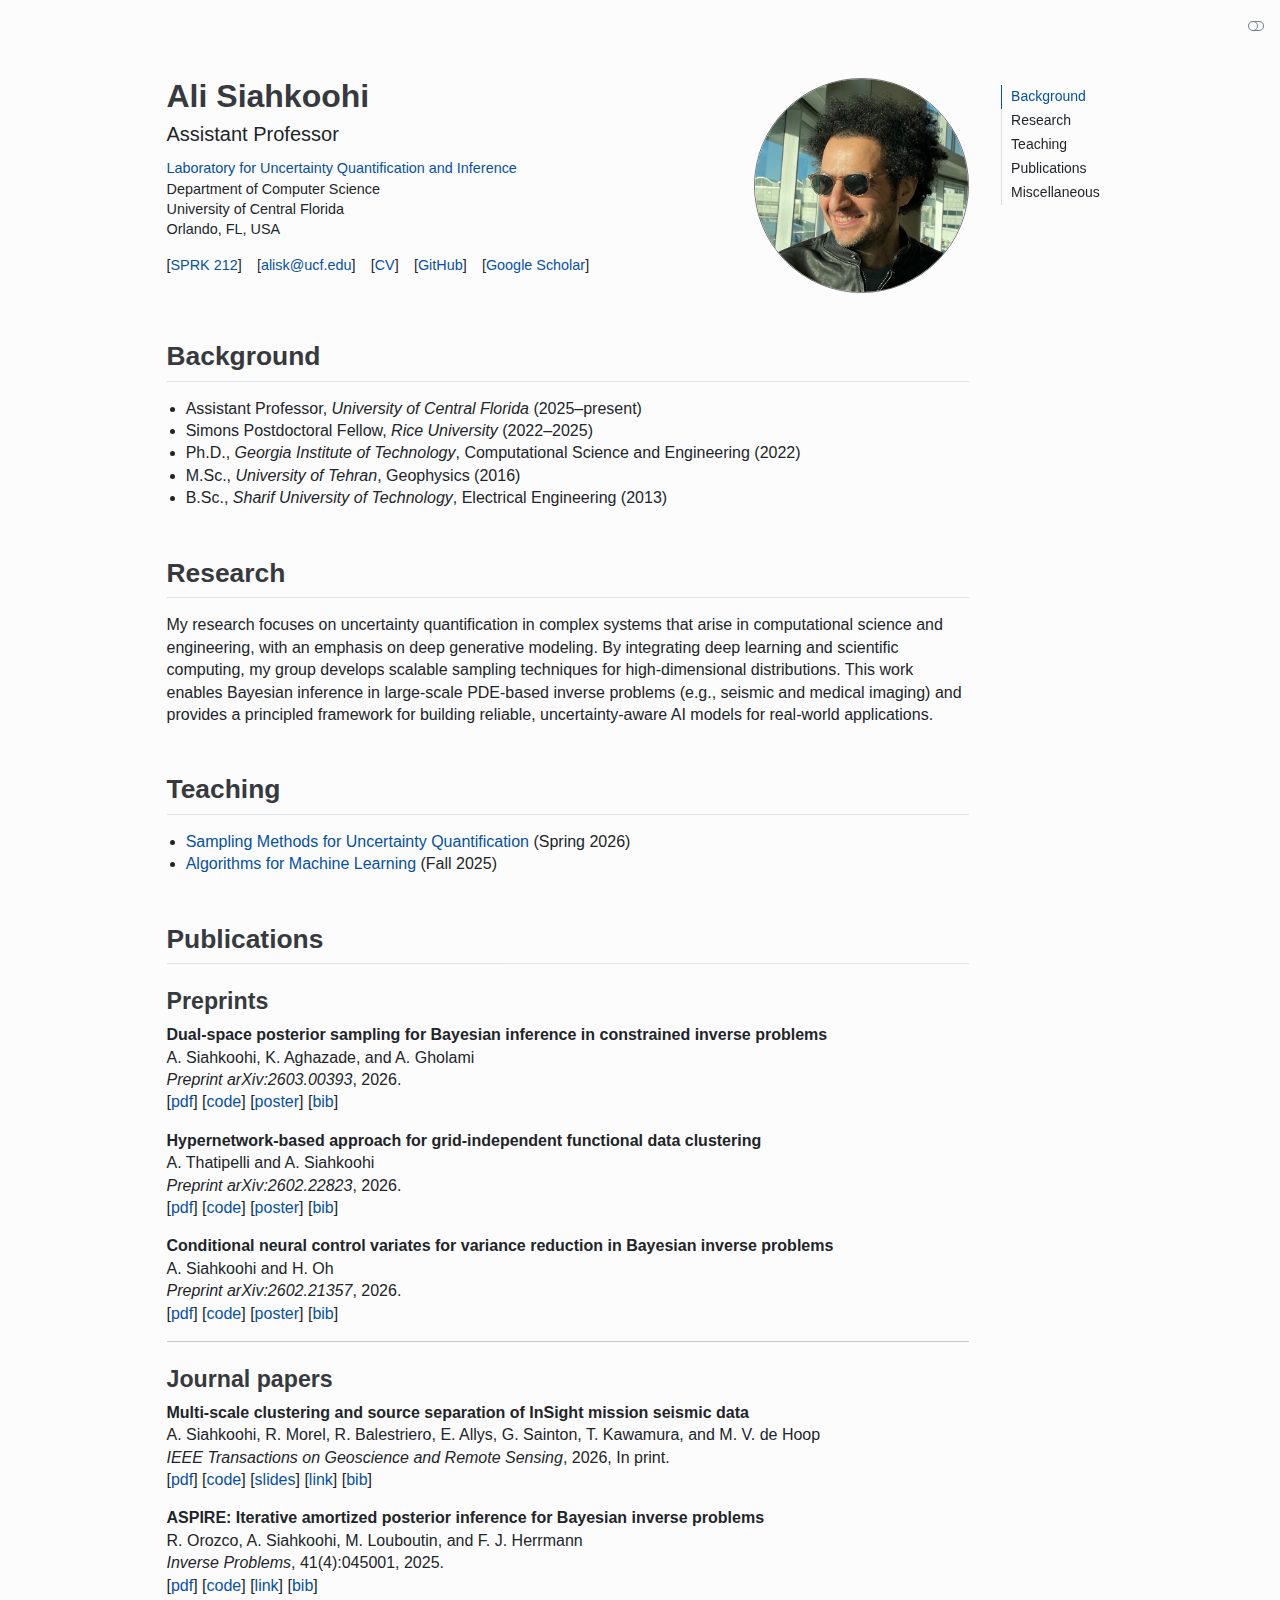
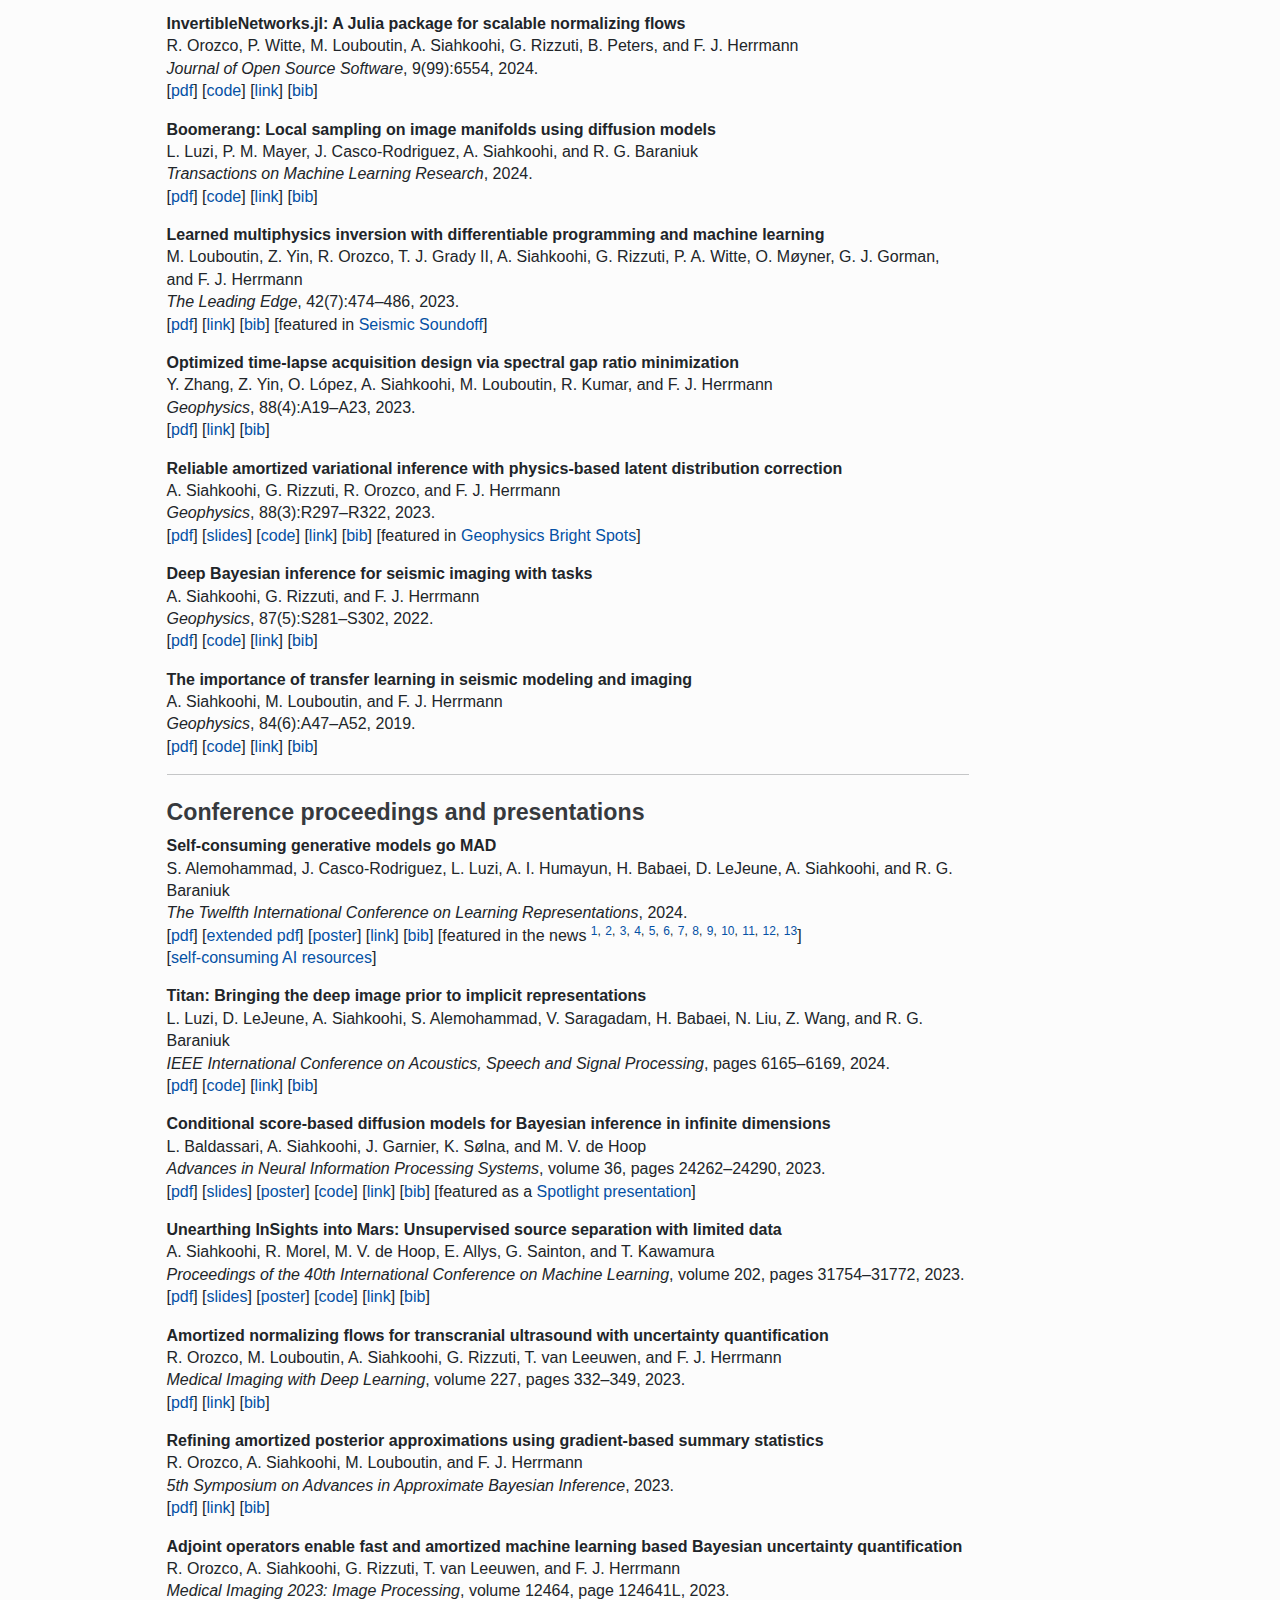
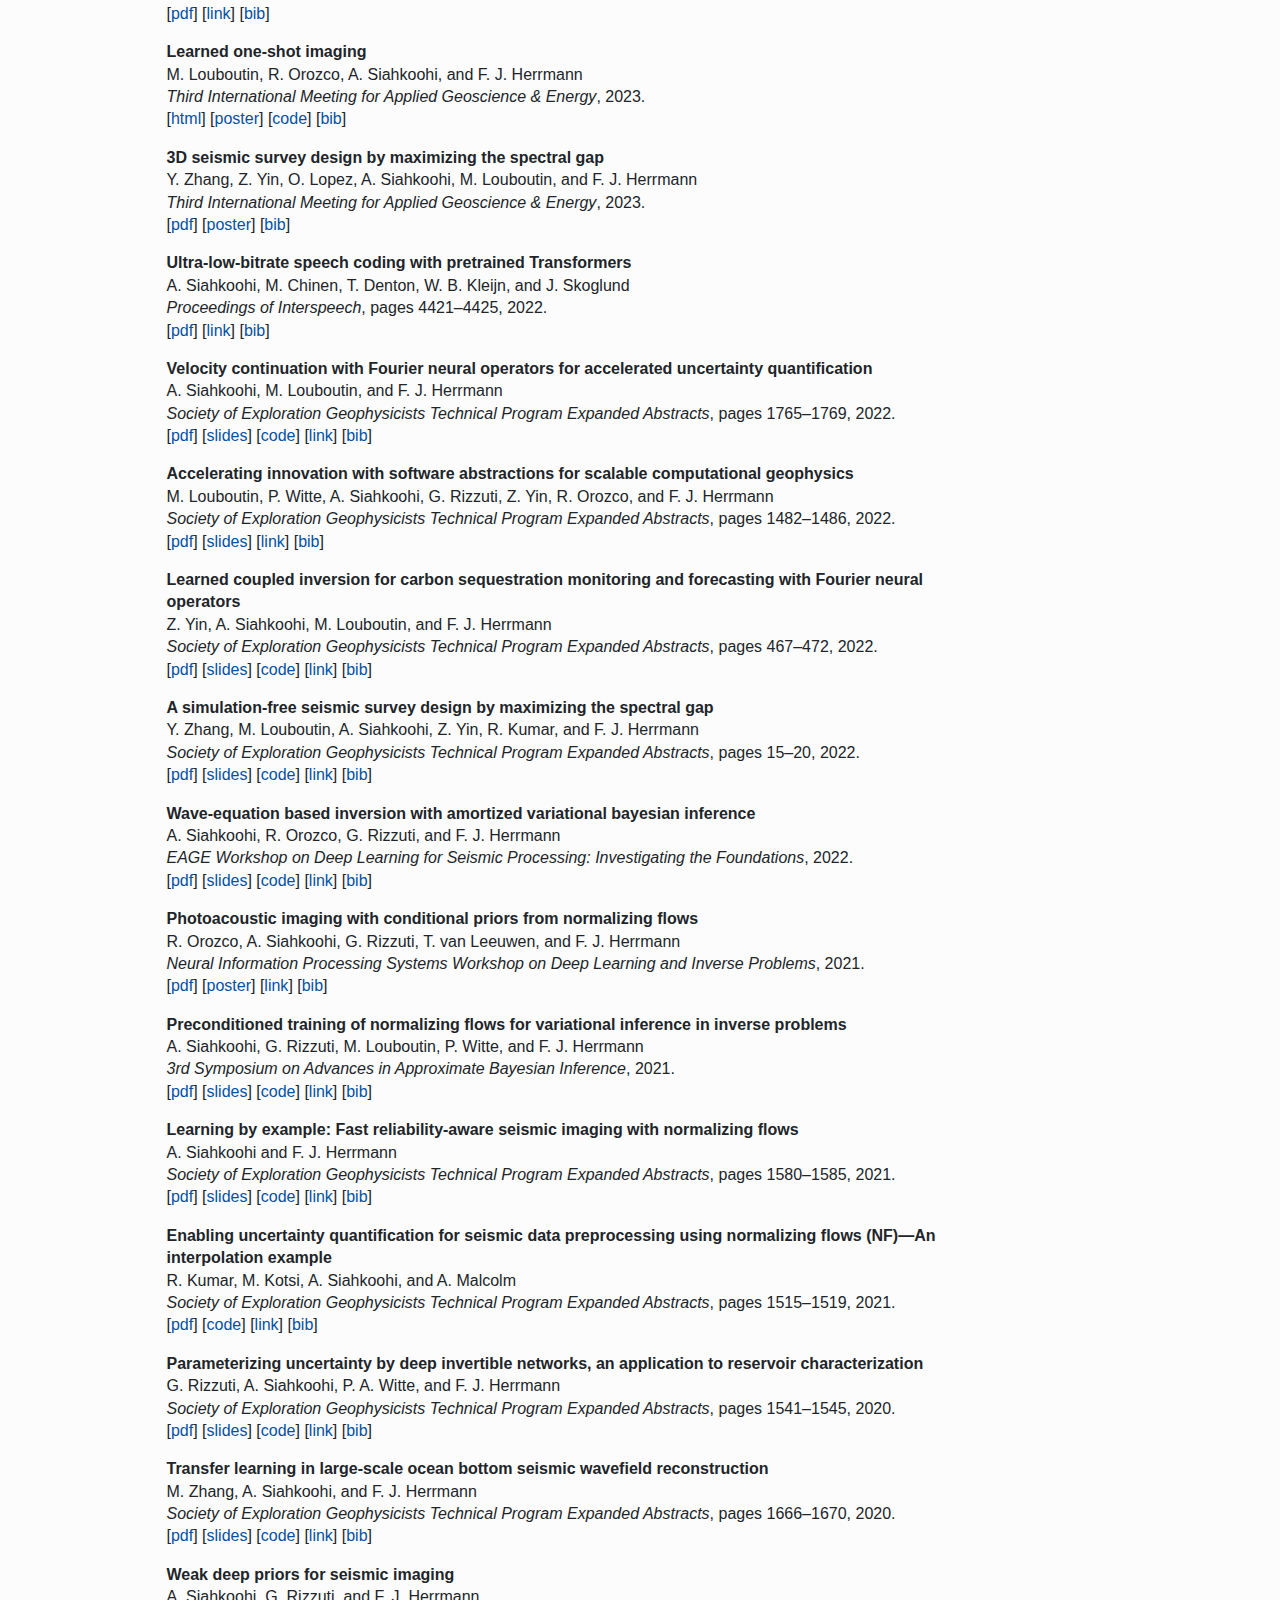
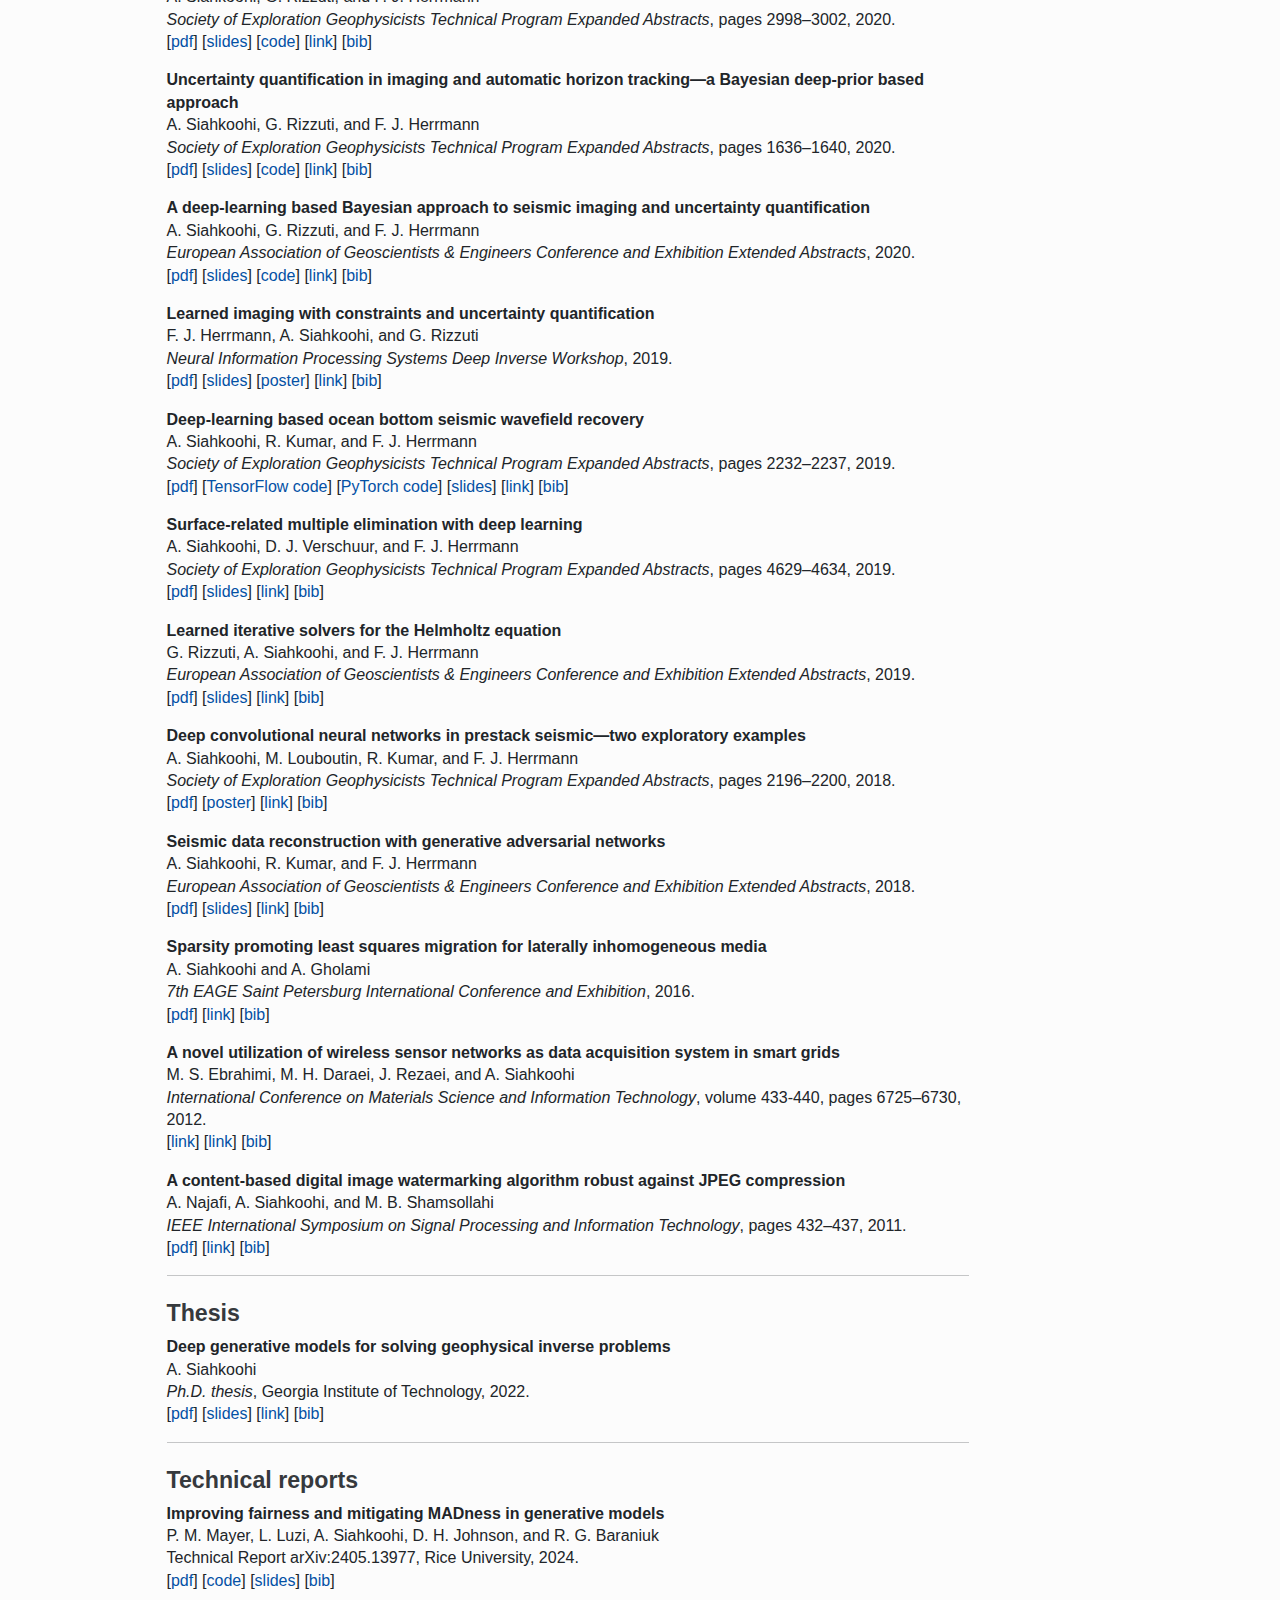
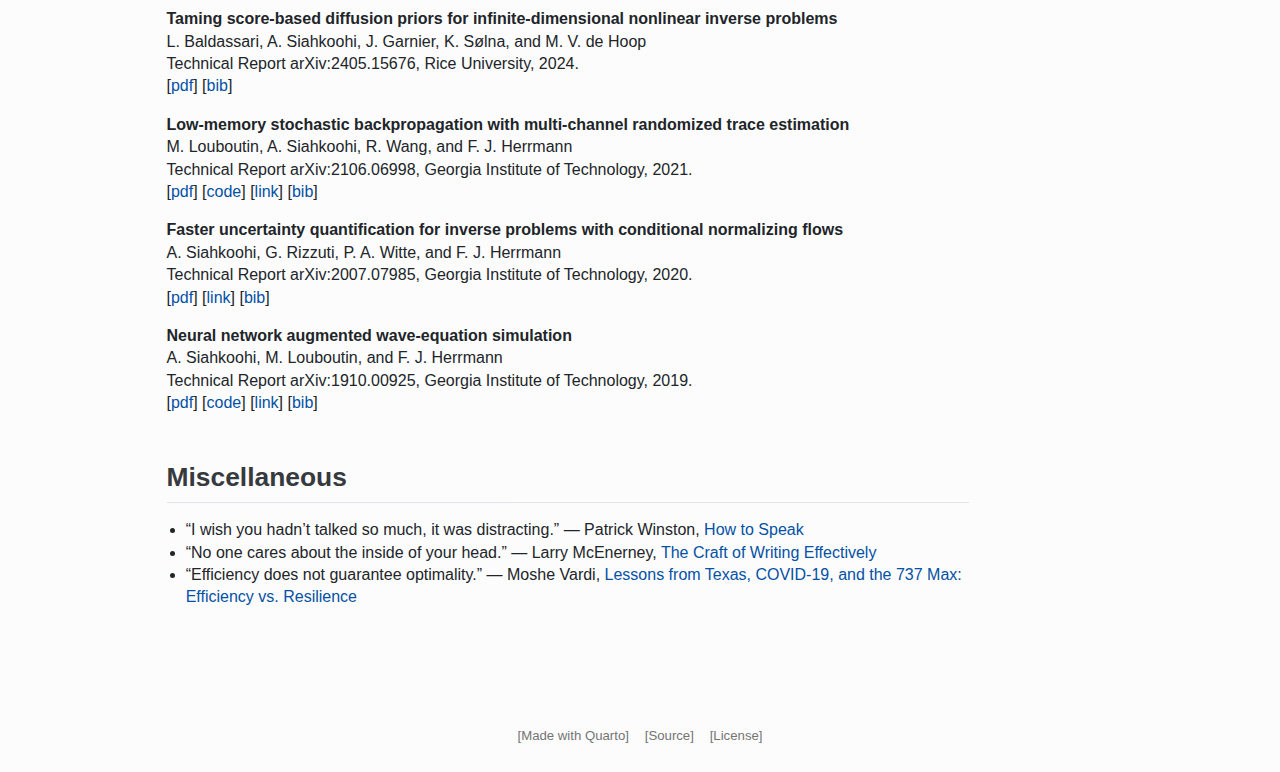
<file: index.html>
<!DOCTYPE html>
<html xmlns="http://www.w3.org/1999/xhtml" lang="en" xml:lang="en"><head>

<meta charset="utf-8">
<meta name="generator" content="quarto-1.3.450">

<meta name="viewport" content="width=device-width, initial-scale=1.0, user-scalable=yes">

<meta name="description" content="Laboratory for Uncertainty Quantification and Inference  Department of Computer Science  University of Central Florida  Orlando, FL, USA[SPRK 212]   [alisk@ucf.edu]   [CV]   [GitHub]   [Google Scholar]">

<title>Ali Siahkoohi</title>
<style>
code{white-space: pre-wrap;}
span.smallcaps{font-variant: small-caps;}
div.columns{display: flex; gap: min(4vw, 1.5em);}
div.column{flex: auto; overflow-x: auto;}
div.hanging-indent{margin-left: 1.5em; text-indent: -1.5em;}
ul.task-list{list-style: none;}
ul.task-list li input[type="checkbox"] {
  width: 0.8em;
  margin: 0 0.8em 0.2em -1em; /* quarto-specific, see https://github.com/quarto-dev/quarto-cli/issues/4556 */ 
  vertical-align: middle;
}
</style>


<script src="site_libs/quarto-nav/quarto-nav.js"></script>
<script src="site_libs/quarto-nav/headroom.min.js"></script>
<script src="site_libs/quarto-html/quarto.js"></script>
<script src="site_libs/quarto-html/popper.min.js"></script>
<link href="site_libs/quarto-html/quarto-syntax-highlighting.css" rel="stylesheet" class="quarto-color-scheme" id="quarto-text-highlighting-styles">
<link href="site_libs/quarto-html/quarto-syntax-highlighting-dark.css" rel="prefetch" class="quarto-color-scheme quarto-color-alternate" id="quarto-text-highlighting-styles">
<script src="site_libs/bootstrap/bootstrap.min.js"></script>
<link href="site_libs/bootstrap/bootstrap-icons.css" rel="stylesheet">
<link href="site_libs/bootstrap/bootstrap.min.css" rel="stylesheet" class="quarto-color-scheme" id="quarto-bootstrap" data-mode="light">
<link href="site_libs/bootstrap/bootstrap-dark.min.css" rel="prefetch" class="quarto-color-scheme quarto-color-alternate" id="quarto-bootstrap" data-mode="dark">
<script id="quarto-search-options" type="application/json">{
  "language": {
    "search-no-results-text": "No results",
    "search-matching-documents-text": "matching documents",
    "search-copy-link-title": "Copy link to search",
    "search-hide-matches-text": "Hide additional matches",
    "search-more-match-text": "more match in this document",
    "search-more-matches-text": "more matches in this document",
    "search-clear-button-title": "Clear",
    "search-detached-cancel-button-title": "Cancel",
    "search-submit-button-title": "Submit",
    "search-label": "Search"
  }
}</script>
<script async="" src="https://www.googletagmanager.com/gtag/js?id=G-VCVVD4KWRF"></script>

<script type="text/javascript">

window.dataLayer = window.dataLayer || [];
function gtag(){dataLayer.push(arguments);}
gtag('js', new Date());
gtag('config', 'G-VCVVD4KWRF', { 'anonymize_ip': true});
</script>


<link rel="stylesheet" href="styles.css">
</head>

<body>

<div id="quarto-search-results"></div>
<!-- content -->
<div id="quarto-content" class="quarto-container page-columns page-rows-contents page-layout-article">
<!-- sidebar -->
<!-- margin-sidebar -->
    <div id="quarto-margin-sidebar" class="sidebar margin-sidebar">
        <nav id="TOC" role="doc-toc" class="toc-active">
    <h2 id="toc-title"><br><br><br></h2>
   
  <ul>
  <li><a href="#background" id="toc-background" class="nav-link active" data-scroll-target="#background">Background</a></li>
  <li><a href="#research" id="toc-research" class="nav-link" data-scroll-target="#research">Research</a></li>
  <li><a href="#teaching" id="toc-teaching" class="nav-link" data-scroll-target="#teaching">Teaching</a></li>
  <li><a href="#publications" id="toc-publications" class="nav-link" data-scroll-target="#publications">Publications</a>
  <ul class="collapse">
  <li><a href="#preprints" id="toc-preprints" class="nav-link" data-scroll-target="#preprints">Preprints</a></li>
  <li><a href="#journal-papers" id="toc-journal-papers" class="nav-link" data-scroll-target="#journal-papers">Journal papers</a></li>
  <li><a href="#conference-proceedings-and-presentations" id="toc-conference-proceedings-and-presentations" class="nav-link" data-scroll-target="#conference-proceedings-and-presentations">Conference proceedings and presentations</a></li>
  <li><a href="#thesis" id="toc-thesis" class="nav-link" data-scroll-target="#thesis">Thesis</a></li>
  <li><a href="#technical-reports" id="toc-technical-reports" class="nav-link" data-scroll-target="#technical-reports">Technical reports</a></li>
  </ul></li>
  <li><a href="#miscellaneous" id="toc-miscellaneous" class="nav-link" data-scroll-target="#miscellaneous">Miscellaneous</a></li>
  </ul>
</nav>
    </div>
<!-- main -->
<main class="content page-columns page-full" id="quarto-document-content">



<div class="quarto-about-solana column-body">
  <div class="about-entity">
    <div class="entity-contents">
      <header id="title-block-header" class="quarto-title-block default">
<div class="quarto-title">
<h1 class="title">Ali Siahkoohi</h1>
<p class="subtitle lead">Assistant Professor</p>
</div>
<div>
  <div class="description">
    <p><a href="https://luqigroup.github.io/">Laboratory for Uncertainty Quantification and Inference</a><br> Department of Computer Science<br> University of Central Florida<br> Orlando, FL, USA</p>
    <p>[<a href="https://maps.app.goo.gl/sQDSjpikukU6ykPo9">SPRK 212</a>]   [<a href="mailto:alisk@ucf.edu">alisk@ucf.edu</a>]   [<a href="./files/AliSiahkoohi-CV.pdf">CV</a>]   [<a href="https://github.com/alisiahkoohi">GitHub</a>]   [<a href="https://scholar.google.com/citations?hl=en&amp;user=sxRMqYIAAAAJ&amp;view_op=list_works&amp;sortby=pubdate">Google Scholar</a>]</p>
  </div>
</div>
<div class="quarto-title-meta">
  </div>
</header> 
      <div class="about-contents"><div id="heading">
</div></div>
    </div>
    <img src="files/ali.jpg" class="about-image
  round " style="height: 215px; width: 215px;">
  </div>
</div>

<section id="background" class="level2">
<h2 data-anchor-id="background">Background</h2>
<ul>
<li>Assistant Professor, <em>University of Central Florida</em> (2025–present)</li>
<li>Simons Postdoctoral Fellow, <em>Rice University</em> (2022–2025)</li>
<li>Ph.D., <em>Georgia Institute of Technology</em>, Computational Science and Engineering (2022)</li>
<li>M.Sc., <em>University of Tehran</em>, Geophysics (2016)<br>
</li>
<li>B.Sc., <em>Sharif University of Technology</em>, Electrical Engineering (2013)</li>
</ul>
</section>
<section id="research" class="level2">
<h2 data-anchor-id="research">Research</h2>
<p>My research focuses on uncertainty quantification in complex systems that arise in computational science and engineering, with an emphasis on deep generative modeling. By integrating deep learning and scientific computing, my group develops scalable sampling techniques for high-dimensional distributions. This work enables Bayesian inference in large-scale PDE-based inverse problems (e.g., seismic and medical imaging) and provides a principled framework for building reliable, uncertainty-aware AI models for real-world applications.</p>
</section>
<section id="teaching" class="level2">
<h2 data-anchor-id="teaching">Teaching</h2>
<ul>
<li><a href="https://luqigroup.github.io/cap-6938/">Sampling Methods for Uncertainty Quantification</a> (Spring 2026)</li>
<li><a href="https://luqigroup.github.io/cap-4611/">Algorithms for Machine Learning</a> (Fall 2025)</li>
</ul>
</section>
<section id="publications" class="level2">
<h2 data-anchor-id="publications">Publications</h2>
<section id="preprints" class="level3">
<h3 data-anchor-id="preprints">Preprints</h3>
<p><strong>Dual-space posterior sampling for Bayesian inference in constrained inverse problems</strong><br>
A. Siahkoohi, K. Aghazade, and A. Gholami<br>
<em>Preprint arXiv:2603.00393</em>, 2026.<br>
[<a href="https://arxiv.org/abs/2603.00393">pdf</a>] [<a href="https://github.com/luqigroup/SVGDADMMSampler.jl">code</a>] [<a href="https://www.dropbox.com/scl/fi/e749s1tsh7bivz44ae6ir/poster.pdf?rlkey=0jo4107gargb8xfxii4zepjcq&amp;raw=1">poster</a>] [<a href="https://raw.githubusercontent.com/alisiahkoohi/alisiahkoohi.github.io/master/files/SiahkoohiAghazadeGholami_2026.bib">bib</a>]</p>
<p><strong>Hypernetwork-based approach for grid-independent functional data clustering</strong><br>
A. Thatipelli and A. Siahkoohi<br>
<em>Preprint arXiv:2602.22823</em>, 2026.<br>
[<a href="https://arxiv.org/abs/2602.22823">pdf</a>] [<a href="https://github.com/luqigroup/hypercluster">code</a>] [<a href="https://www.dropbox.com/scl/fi/jimnf3ki4jevv8750vl5m/poster.pdf?rlkey=d6ejjvsz4mzw3y0zgo4cwibop&amp;raw=1">poster</a>] [<a href="https://raw.githubusercontent.com/alisiahkoohi/alisiahkoohi.github.io/master/files/ThatipelliSiahkoohi_2026.bib">bib</a>]</p>
<p><strong>Conditional neural control variates for variance reduction in Bayesian inverse problems</strong><br>
A. Siahkoohi and H. Oh<br>
<em>Preprint arXiv:2602.21357</em>, 2026.<br>
[<a href="https://arxiv.org/abs/2602.21357">pdf</a>] [<a href="https://github.com/luqigroup/cncv">code</a>] [<a href="https://www.dropbox.com/scl/fi/toe88cej4ir7isnlfzws9/poster.pdf?rlkey=8j86x0iv1wwlahsgkkeg38f8k&amp;raw=1">poster</a>] [<a href="https://raw.githubusercontent.com/alisiahkoohi/alisiahkoohi.github.io/master/files/SiahkoohiOh_2026.bib">bib</a>]</p>
<hr>
</section>
<section id="journal-papers" class="level3">
<h3 data-anchor-id="journal-papers">Journal papers</h3>
<p><strong>Multi-scale clustering and source separation of InSight mission seismic data</strong><br>
A. Siahkoohi, R. Morel, R. Balestriero, E. Allys, G. Sainton, T. Kawamura, and M. V. de Hoop<br>
<em>IEEE Transactions on Geoscience and Remote Sensing</em>, 2026, In print.<br>
[<a href="https://arxiv.org/abs/2305.16189">pdf</a>] [<a href="https://github.com/luqigroup/fvae">code</a>] [<a href="https://www.dropbox.com/s/ycwu3y3jik33xpo/slides.pdf?dl=0">slides</a>] [<a href="https://ieeexplore.ieee.org/document/11359307">link</a>] [<a href="https://raw.githubusercontent.com/alisiahkoohi/alisiahkoohi.github.io/master/files/SiahkoohiMorelBalestrieroEtAl2026.bib">bib</a>]</p>
<p><strong>ASPIRE: Iterative amortized posterior inference for Bayesian inverse problems</strong><br>
R. Orozco, A. Siahkoohi, M. Louboutin, and F. J. Herrmann<br>
<em>Inverse Problems</em>, 41(4):045001, 2025.<br>
[<a href="https://arxiv.org/abs/2405.05398">pdf</a>] [<a href="https://github.com/slimgroup/ASPIRE.jl">code</a>] [<a href="https://iopscience.iop.org/article/10.1088/1361-6420/adba3d">link</a>] [<a href="https://raw.githubusercontent.com/alisiahkoohi/alisiahkoohi.github.io/master/files/OrozcoSiahkoohiLouboutinEtAl_2025.bib">bib</a>]</p>
<p><strong>InvertibleNetworks.jl: A Julia package for scalable normalizing flows</strong><br>
R. Orozco, P. Witte, M. Louboutin, A. Siahkoohi, G. Rizzuti, B. Peters, and F. J. Herrmann<br>
<em>Journal of Open Source Software</em>, 9(99):6554, 2024.<br>
[<a href="https://www.theoj.org/joss-papers/joss.06554/10.21105.joss.06554.pdf">pdf</a>] [<a href="https://github.com/slimgroup/InvertibleNetworks.jl">code</a>] [<a href="https://joss.theoj.org/papers/10.21105/joss.06554">link</a>] [<a href="https://raw.githubusercontent.com/alisiahkoohi/alisiahkoohi.github.io/master/files/OrozcoWitteLouboutinEtAl_2024.bib">bib</a>]</p>
<p><strong>Boomerang: Local sampling on image manifolds using diffusion models</strong><br>
L. Luzi, P. M. Mayer, J. Casco-Rodriguez, A. Siahkoohi, and R. G. Baraniuk<br>
<em>Transactions on Machine Learning Research</em>, 2024.<br>
[<a href="https://openreview.net/pdf?id=NYdThkjNW1">pdf</a>] [<a href="https://colab.research.google.com/drive/1PV5Z6b14HYZNx1lHCaEVhId-Y4baKXwt">code</a>] [<a href="https://openreview.net/forum?id=NYdThkjNW1">link</a>] [<a href="https://raw.githubusercontent.com/alisiahkoohi/alisiahkoohi.github.io/master/files/LuziMayerCasco_RodriguezEtAl_2024.bib">bib</a>]</p>
<p><strong>Learned multiphysics inversion with differentiable programming and machine learning</strong><br>
M. Louboutin, Z. Yin, R. Orozco, T. J. Grady II, A. Siahkoohi, G. Rizzuti, P. A. Witte, O. Møyner, G. J. Gorman, and F. J. Herrmann<br>
<em>The Leading Edge</em>, 42(7):474–486, 2023.<br>
[<a href="https://slim.gatech.edu/Publications/Public/Journals/TheLeadingEdge/2023/louboutin2023lmi/le_software.pdf">pdf</a>] [<a href="https://library.seg.org/doi/10.1190/tle42070474.1">link</a>] [<a href="https://raw.githubusercontent.com/alisiahkoohi/alisiahkoohi.github.io/master/files/LouboutinYinOrozcoEtAl_2023.bib">bib</a>] [featured in <a href="https://seg.org/podcasts/episode-194-improving-integration-in-machine-learning-workflows/">Seismic Soundoff</a>]</p>
<p><strong>Optimized time-lapse acquisition design via spectral gap ratio minimization</strong><br>
Y. Zhang, Z. Yin, O. López, A. Siahkoohi, M. Louboutin, R. Kumar, and F. J. Herrmann<br>
<em>Geophysics</em>, 88(4):A19–A23, 2023.<br>
[<a href="https://arxiv.org/abs/2302.01534">pdf</a>] [<a href="https://library.seg.org/doi/10.1190/geo2023-0024.1">link</a>] [<a href="https://raw.githubusercontent.com/alisiahkoohi/alisiahkoohi.github.io/master/files/ZhangYinLopezEtAl_2023b.bib">bib</a>]</p>
<p><strong>Reliable amortized variational inference with physics-based latent distribution correction</strong><br>
A. Siahkoohi, G. Rizzuti, R. Orozco, and F. J. Herrmann<br>
<em>Geophysics</em>, 88(3):R297–R322, 2023.<br>
[<a href="https://arxiv.org/abs/2207.11640">pdf</a>] [<a href="https://slim.gatech.edu/Publications/Public/Conferences/SEG/2022/siahkoohi2022SEGWSrav/Thur-15-55-Siahkoohi.pdf">slides</a>] [<a href="https://github.com/slimgroup/ReliableAVI.jl">code</a>] [<a href="https://library.seg.org/doi/abs/10.1190/geo2022-0472.1">link</a>] [<a href="https://raw.githubusercontent.com/alisiahkoohi/alisiahkoohi.github.io/master/files/SiahkoohiRizzutiOrozcoEtAl_2023.bib">bib</a>] [featured in <a href="https://library.seg.org/doi/10.1190/tle42080572.1">Geophysics Bright Spots</a>]</p>
<p><strong>Deep Bayesian inference for seismic imaging with tasks</strong><br>
A. Siahkoohi, G. Rizzuti, and F. J. Herrmann<br>
<em>Geophysics</em>, 87(5):S281–S302, 2022.<br>
[<a href="https://arxiv.org/abs/2110.04825">pdf</a>] [<a href="https://github.com/slimgroup/dp4imaging">code</a>] [<a href="https://library.seg.org/doi/10.1190/geo2021-0666.1">link</a>] [<a href="https://raw.githubusercontent.com/alisiahkoohi/alisiahkoohi.github.io/master/files/SiahkoohiRizzutiHerrmann_2022.bib">bib</a>]</p>
<p><strong>The importance of transfer learning in seismic modeling and imaging</strong><br>
A. Siahkoohi, M. Louboutin, and F. J. Herrmann<br>
<em>Geophysics</em>, 84(6):A47–A52, 2019.<br>
[<a href="https://slim.gatech.edu/Publications/Public/Journals/Geophysics/2019/siahkoohi2019itl/siahkoohi2019itl.pdf">pdf</a>] [<a href="https://github.com/alisiahkoohi/importance-of-transfer-learning">code</a>] [<a href="https://library.seg.org/doi/10.1190/geo2019-0056.1">link</a>] [<a href="https://raw.githubusercontent.com/alisiahkoohi/alisiahkoohi.github.io/master/files/SiahkoohiLouboutinHerrmann_2019a.bib">bib</a>]</p>
<hr>
</section>
<section id="conference-proceedings-and-presentations" class="level3">
<h3 data-anchor-id="conference-proceedings-and-presentations">Conference proceedings and presentations</h3>
<p><strong>Self-consuming generative models go MAD</strong><br>
S. Alemohammad, J. Casco-Rodriguez, L. Luzi, A. I. Humayun, H. Babaei, D. LeJeune, A. Siahkoohi, and R. G. Baraniuk<br>
<em>The Twelfth International Conference on Learning Representations</em>, 2024.<br>
[<a href="https://openreview.net/pdf?id=ShjMHfmPs0">pdf</a>] [<a href="https://arxiv.org/abs/2307.01850">extended pdf</a>] [<a href="https://iclr.cc/media/PosterPDFs/ICLR%202024/18592.png?t=1714784281.722506">poster</a>] [<a href="https://iclr.cc/virtual/2024/poster/18592">link</a>] [<a href="https://raw.githubusercontent.com/alisiahkoohi/alisiahkoohi.github.io/master/files/AlemohammadCasco_RodriguezLuziEtAl_2024.bib">bib</a>] [featured in the news <sup><a href="https://www.tomshardware.com/news/generative-ai-goes-mad-when-trained-on-artificial-data-over-five-times">1</a>,</sup> <sup><a href="https://futurism.com/ai-trained-ai-generated-data">2</a>,</sup> <sup><a href="https://www.tweaktown.com/news/92328/scientists-make-ai-go-crazy-by-feeding-it-generated-content/">3</a>,</sup> <sup><a href="https://www.newscientist.com/article/2382519-ais-trained-on-ai-generated-images-produce-glitches-and-blurs/">4</a>,</sup> <sup><a href="https://www.cdotrends.com/story/18288/training-ai-outputs-generative-ai-mad/">5</a>,</sup> <sup><a href="https://futurism.com/ai-trained-ai-generated-data-interview">6</a>,</sup> <sup><a href="https://www.telegraph.co.uk/business/2024/02/01/why-ai-new-age-of-fake-news-and-disinformation/">7</a>,</sup> <sup><a href="https://finance.yahoo.com/news/ais-mad-cow-disease-problem-tramples-into-earnings-season-100005953.html">8</a>,</sup> <sup><a href="https://fortune.com/2024/04/18/linkedin-microsoft-collaborative-articles-generative-ai-feedback-loop-user-backlash/?456789">9</a>,</sup> <sup><a href="https://news.rice.edu/news/2024/breaking-mad-generative-ai-could-break-internet">10</a>,</sup> <sup><a href="https://www.nytimes.com/interactive/2024/08/26/upshot/ai-synthetic-data.html">11</a>,</sup> <sup><a href="https://futurism.com/ai-slowly-killing-itself">12</a>,</sup> <sup><a href="https://magazine.rice.edu/winter-2025/ais-mad-loops">13</a></sup>]<br>
[<a href="https://dsp.rice.edu/ai-loops/">self-consuming AI resources</a>]</p>
<p><strong>Titan: Bringing the deep image prior to implicit representations</strong><br>
L. Luzi, D. LeJeune, A. Siahkoohi, S. Alemohammad, V. Saragadam, H. Babaei, N. Liu, Z. Wang, and R. G. Baraniuk<br>
<em>IEEE International Conference on Acoustics, Speech and Signal Processing</em>, pages 6165–6169, 2024.<br>
[<a href="https://arxiv.org/abs/2211.00219">pdf</a>] [<a href="https://github.com/dlej/titan-implicit-prior">code</a>] [<a href="https://ieeexplore.ieee.org/document/10446136">link</a>] [<a href="https://raw.githubusercontent.com/alisiahkoohi/alisiahkoohi.github.io/master/files/LuziLeJeuneSiahkoohiEtAl_2024.bib">bib</a>]</p>
<p><strong>Conditional score-based diffusion models for Bayesian inference in infinite dimensions</strong><br>
L. Baldassari, A. Siahkoohi, J. Garnier, K. Sølna, and M. V. de Hoop<br>
<em>Advances in Neural Information Processing Systems</em>, volume 36, pages 24262–24290, 2023.<br>
[<a href="https://papers.nips.cc/paper_files/paper/2023/file/4c79c359b3c5f077c0b955f93cb0f53e-Paper-Conference.pdf">pdf</a>] [<a href="https://www.dropbox.com/scl/fi/bmgnbex0zcf575fjgzybu/slides.pdf?rlkey=2rd9nhc4a6tt8s65lk5sqbz2r&amp;dl=0">slides</a>] [<a href="https://www.dropbox.com/scl/fi/7t9p0gogw6g7dmn8u52c6/poster.pdf?rlkey=sftpfelbglvrpi4lkn6tgp31q&amp;dl=0">poster</a>] [<a href="https://github.com/alisiahkoohi/csgm">code</a>] [<a href="https://papers.nips.cc/paper_files/paper/2023/hash/4c79c359b3c5f077c0b955f93cb0f53e-Abstract-Conference.html">link</a>] [<a href="https://raw.githubusercontent.com/alisiahkoohi/alisiahkoohi.github.io/master/files/BaldassariSiahkoohiGarnierEtAl_2023.bib">bib</a>] [featured as a <a href="https://nips.cc/virtual/2023/events/spotlight-posters-2023">Spotlight presentation</a>]</p>
<p><strong>Unearthing InSights into Mars: Unsupervised source separation with limited data</strong><br>
A. Siahkoohi, R. Morel, M. V. de Hoop, E. Allys, G. Sainton, and T. Kawamura<br>
<em>Proceedings of the 40th International Conference on Machine Learning</em>, volume 202, pages 31754–31772, 2023.<br>
[<a href="https://proceedings.mlr.press/v202/siahkoohi23a/siahkoohi23a.pdf">pdf</a>] [<a href="https://www.dropbox.com/scl/fi/k5fmfp4cs97u5he3niowa/slides.pdf?rlkey=m6rmkye7c8bmrxx5upqzs20nk&amp;dl=0">slides</a>] [<a href="https://www.dropbox.com/scl/fi/eny6xqxt9uvjzhv080dpj/poster.pdf?rlkey=ddveuoe1d3c8jh17rrhn4o9x8&amp;dl=0">poster</a>] [<a href="https://github.com/alisiahkoohi/insight_src_sep">code</a>] [<a href="https://proceedings.mlr.press/v202/siahkoohi23a.html">link</a>] [<a href="https://raw.githubusercontent.com/alisiahkoohi/alisiahkoohi.github.io/master/files/SiahkoohiMorelHoopEtAl_2023.bib">bib</a>]</p>
<p><strong>Amortized normalizing flows for transcranial ultrasound with uncertainty quantification</strong><br>
R. Orozco, M. Louboutin, A. Siahkoohi, G. Rizzuti, T. van Leeuwen, and F. J. Herrmann<br>
<em>Medical Imaging with Deep Learning</em>, volume 227, pages 332–349, 2023.<br>
[<a href="https://proceedings.mlr.press/v227/orozco24a/orozco24a.pdf">pdf</a>] [<a href="https://proceedings.mlr.press/v227/orozco24a.html">link</a>] [<a href="https://raw.githubusercontent.com/alisiahkoohi/alisiahkoohi.github.io/master/files/OrozcoLouboutinSiahkoohiEtAl_2023.bib">bib</a>]</p>
<p><strong>Refining amortized posterior approximations using gradient-based summary statistics</strong><br>
R. Orozco, A. Siahkoohi, M. Louboutin, and F. J. Herrmann<br>
<em>5th Symposium on Advances in Approximate Bayesian Inference</em>, 2023.<br>
[<a href="https://openreview.net/forum?id=3ukmQJ8Ky2N">pdf</a>] [<a href="https://approximateinference.org/2023/accepted/index.html">link</a>] [<a href="https://raw.githubusercontent.com/alisiahkoohi/alisiahkoohi.github.io/master/files/OrozcoSiahkoohiLouboutinEtAl_2023.bib">bib</a>]</p>
<p><strong>Adjoint operators enable fast and amortized machine learning based Bayesian uncertainty quantification</strong><br>
R. Orozco, A. Siahkoohi, G. Rizzuti, T. van Leeuwen, and F. J. Herrmann<br>
<em>Medical Imaging 2023: Image Processing</em>, volume 12464, page 124641L, 2023.<br>
[<a href="https://slim.gatech.edu/Publications/Public/Conferences/SPIE/2023/orozco2022SPIEadjoint/SPIE_2022_adjoint.pdf">pdf</a>] [<a href="https://www.spiedigitallibrary.org/conference-proceedings-of-spie/12464/124641L/Adjoint-operators-enable-fast-and-amortized-machine-learning-based-Bayesian/10.1117/12.2651691.short">link</a>] [<a href="https://raw.githubusercontent.com/alisiahkoohi/alisiahkoohi.github.io/master/files/OrozcoSiahkoohiRizzutiEtAl_2023.bib">bib</a>]</p>
<p><strong>Learned one-shot imaging</strong><br>
M. Louboutin, R. Orozco, A. Siahkoohi, and F. J. Herrmann<br>
<em>Third International Meeting for Applied Geoscience &amp; Energy</em>, 2023.<br>
[<a href="https://slimgroup.github.io/IMAGE2023/OneShot/abstract.html">html</a>] [<a href="https://slim.gatech.edu/Publications/Public/Conferences/SEG/2023/louboutin2023IMAGEloi/louboutin2023IMAGEloi_pres.pdf">poster</a>] [<a href="https://github.com/mloubout/OneShotImaging">code</a>] [<a href="https://raw.githubusercontent.com/alisiahkoohi/alisiahkoohi.github.io/master/files/OrozcoSiahkoohiRizzutiEtAl_2023.bib">bib</a>]</p>
<p><strong>3D seismic survey design by maximizing the spectral gap</strong><br>
Y. Zhang, Z. Yin, O. Lopez, A. Siahkoohi, M. Louboutin, and F. J. Herrmann<br>
<em>Third International Meeting for Applied Geoscience &amp; Energy</em>, 2023.<br>
[<a href="https://arxiv.org/abs/2311.02298">pdf</a>] [<a href="https://slim.gatech.edu/Publications/Public/Conferences/SEG/2023/zhang2023IMAGEssd/zhang2023IMAGEssd_pres.pdf">poster</a>] [<a href="https://raw.githubusercontent.com/alisiahkoohi/alisiahkoohi.github.io/master/files/ZhangYinLopezEtAl_2023.bib">bib</a>]</p>
<p><strong>Ultra-low-bitrate speech coding with pretrained Transformers</strong><br>
A. Siahkoohi, M. Chinen, T. Denton, W. B. Kleijn, and J. Skoglund<br>
<em>Proceedings of Interspeech</em>, pages 4421–4425, 2022.<br>
[<a href="https://www.isca-archive.org/interspeech_2022/siahkoohi22_interspeech.pdf">pdf</a>] [<a href="https://www.isca-archive.org/interspeech_2022/siahkoohi22_interspeech.html">link</a>] [<a href="https://raw.githubusercontent.com/alisiahkoohi/alisiahkoohi.github.io/master/files/SiahkoohiChinenDentonEtAl_2022.bib">bib</a>]</p>
<p><strong>Velocity continuation with Fourier neural operators for accelerated uncertainty quantification</strong><br>
A. Siahkoohi, M. Louboutin, and F. J. Herrmann<br>
<em>Society of Exploration Geophysicists Technical Program Expanded Abstracts</em>, pages 1765–1769, 2022.<br>
[<a href="https://arxiv.org/abs/2203.14386">pdf</a>] [<a href="https://slim.gatech.edu/Publications/Public/Conferences/SEG/2022/siahkoohi2022SEGvcw/Tue-16-30-Siahkoohi.pdf">slides</a>] [<a href="https://github.com/slimgroup/fno4vc">code</a>] [<a href="https://library.seg.org/doi/10.1190/image2022-3750475.1">link</a>] [<a href="https://raw.githubusercontent.com/alisiahkoohi/alisiahkoohi.github.io/master/files/SiahkoohiLouboutinHerrmann_2022.bib">bib</a>]</p>
<p><strong>Accelerating innovation with software abstractions for scalable computational geophysics</strong><br>
M. Louboutin, P. Witte, A. Siahkoohi, G. Rizzuti, Z. Yin, R. Orozco, and F. J. Herrmann<br>
<em>Society of Exploration Geophysicists Technical Program Expanded Abstracts</em>, pages 1482–1486, 2022.<br>
[<a href="https://arxiv.org/abs/2203.15038">pdf</a>] [<a href="https://slim.gatech.edu/Publications/Public/Conferences/SEG/2022/louboutin2022SEGais/index.html">slides</a>] [<a href="https://library.seg.org/doi/10.1190/image2022-3750561.1">link</a>] [<a href="https://raw.githubusercontent.com/alisiahkoohi/alisiahkoohi.github.io/master/files/LouboutinWitteSiahkoohiEtAl_2022.bib">bib</a>]</p>
<p><strong>Learned coupled inversion for carbon sequestration monitoring and forecasting with Fourier neural operators</strong><br>
Z. Yin, A. Siahkoohi, M. Louboutin, and F. J. Herrmann<br>
<em>Society of Exploration Geophysicists Technical Program Expanded Abstracts</em>, pages 467–472, 2022.<br>
[<a href="https://arxiv.org/abs/2203.14396">pdf</a>] [<a href="https://slim.gatech.edu/Publications/Public/Conferences/SEG/2022/yin2022SEGlci/index.html">slides</a>] [<a href="https://github.com/slimgroup/FNO4CO2">code</a>] [<a href="https://library.seg.org/doi/10.1190/image2022-3722848.1">link</a>] [<a href="https://raw.githubusercontent.com/alisiahkoohi/alisiahkoohi.github.io/master/files/YinSiahkoohiLouboutinEtAl_2022.bib">bib</a>]</p>
<p><strong>A simulation-free seismic survey design by maximizing the spectral gap</strong><br>
Y. Zhang, M. Louboutin, A. Siahkoohi, Z. Yin, R. Kumar, and F. J. Herrmann<br>
<em>Society of Exploration Geophysicists Technical Program Expanded Abstracts</em>, pages 15–20, 2022.<br>
[<a href="https://arxiv.org/abs/2204.02801">pdf</a>] [<a href="https://slim.gatech.edu/Publications/Public/Conferences/SEG/2022/zhang2022SEGass/index.html">slides</a>] [<a href="https://github.com/slimgroup/opt_spectral_gap">code</a>] [<a href="https://library.seg.org/doi/10.1190/image2022-3751690.1">link</a>] [<a href="https://raw.githubusercontent.com/alisiahkoohi/alisiahkoohi.github.io/master/files/ZhangLouboutinSiahkoohiEtAl_2022.bib">bib</a>]</p>
<p><strong>Wave-equation based inversion with amortized variational bayesian inference</strong><br>
A. Siahkoohi, R. Orozco, G. Rizzuti, and F. J. Herrmann<br>
<em>EAGE Workshop on Deep Learning for Seismic Processing: Investigating the Foundations</em>, 2022.<br>
[<a href="https://arxiv.org/abs/2203.15881">pdf</a>] [<a href="https://www.dropbox.com/s/b7jmu793u2bcale/slides.pdf?dl=0">slides</a>] [<a href="https://github.com/slimgroup/ConditionalNFs4Imaging.jl">code</a>] [<a href="https://eage.eventsair.com/eageannual2022/workshop-1">link</a>] [<a href="https://raw.githubusercontent.com/alisiahkoohi/alisiahkoohi.github.io/master/files/SiahkoohiOrozcoRizzutiEtAl_2022.bib">bib</a>]</p>
<p><strong>Photoacoustic imaging with conditional priors from normalizing flows</strong><br>
R. Orozco, A. Siahkoohi, G. Rizzuti, T. van Leeuwen, and F. J. Herrmann<br>
<em>Neural Information Processing Systems Workshop on Deep Learning and Inverse Problems</em>, 2021.<br>
[<a href="https://openreview.net/pdf?id=woi1OTvROO1">pdf</a>] [<a href="https://slim.gatech.edu/Publications/Public/Conferences/NIPS/2021/orozco2021NIPSpicp/posterneurips2021_orozco.pdf">poster</a>] [<a href="https://deep-inverse.org/index.html">link</a>] [<a href="https://raw.githubusercontent.com/alisiahkoohi/alisiahkoohi.github.io/master/files/OrozcoSiahkoohiRizzutiEtAl_2021.bib">bib</a>]</p>
<p><strong>Preconditioned training of normalizing flows for variational inference in inverse problems</strong><br>
A. Siahkoohi, G. Rizzuti, M. Louboutin, P. Witte, and F. J. Herrmann<br>
<em>3rd Symposium on Advances in Approximate Bayesian Inference</em>, 2021.<br>
[<a href="https://openreview.net/forum?id=P9m1sMaNQ8T">pdf</a>] [<a href="https://slim.gatech.edu/Publications/Public/Conferences/AABI/2021/siahkoohi2021AABIpto/siahkoohi2021AABIpto_pres.pdf">slides</a>] [<a href="https://github.com/slimgroup/Software.siahkoohi2021AABIpto">code</a>] [<a href="https://approximateinference.org/2021/accepted/">link</a>] [<a href="https://raw.githubusercontent.com/alisiahkoohi/alisiahkoohi.github.io/master/files/SiahkoohiRizzutiLouboutinEtAl_2021.bib">bib</a>]</p>
<p><strong>Learning by example: Fast reliability-aware seismic imaging with normalizing flows</strong><br>
A. Siahkoohi and F. J. Herrmann<br>
<em>Society of Exploration Geophysicists Technical Program Expanded Abstracts</em>, pages 1580–1585, 2021.<br>
[<a href="https://arxiv.org/abs/2104.06255">pdf</a>] [<a href="https://slim.gatech.edu/Publications/Public/Conferences/SEG/2021/siahkoohi2021SEGlbe/Tue-09-15-siahkoohi.pdf">slides</a>] [<a href="https://github.com/slimgroup/Software.SEG2021/tree/main/ReliabilityAwareImaging.jl">code</a>] [<a href="https://library.seg.org/doi/10.1190/segam2021-3581836.1">link</a>] [<a href="https://raw.githubusercontent.com/alisiahkoohi/alisiahkoohi.github.io/master/files/SiahkoohiHerrmann_2021.bib">bib</a>]</p>
<p><strong>Enabling uncertainty quantification for seismic data preprocessing using normalizing flows (NF)—An interpolation example</strong><br>
R. Kumar, M. Kotsi, A. Siahkoohi, and A. Malcolm<br>
<em>Society of Exploration Geophysicists Technical Program Expanded Abstracts</em>, pages 1515–1519, 2021.<br>
[<a href="https://slim.gatech.edu/Publications/Public/Conferences/SEG/2021/kumar2021SEGeuq/kumar2021SEGeuq.pdf">pdf</a>] [<a href="https://github.com/slimgroup/Software.SEG2021/tree/main/WavefieldRecoveryUQ.jl">code</a>] [<a href="https://library.seg.org/doi/10.1190/segam2021-3583705.1">link</a>] [<a href="https://raw.githubusercontent.com/alisiahkoohi/alisiahkoohi.github.io/master/files/KumarKotsiSiahkoohiEtAl_2021.bib">bib</a>]</p>
<p><strong>Parameterizing uncertainty by deep invertible networks, an application to reservoir characterization</strong><br>
G. Rizzuti, A. Siahkoohi, P. A. Witte, and F. J. Herrmann<br>
<em>Society of Exploration Geophysicists Technical Program Expanded Abstracts</em>, pages 1541–1545, 2020.<br>
[<a href="https://arxiv.org/abs/2004.07871">pdf</a>] [<a href="https://slim.gatech.edu/Publications/Public/Conferences/SEG/2020/rizzuti2020SEGuqavp/rizzuti2020SEGuqavp_pres.pdf">slides</a>] [<a href="https://github.com/slimgroup/Software.SEG2020/tree/master/rizzuti2020SEGuqavp">code</a>] [<a href="https://library.seg.org/doi/abs/10.1190/segam2020-3428150.1">link</a>] [<a href="https://raw.githubusercontent.com/alisiahkoohi/alisiahkoohi.github.io/master/files/RizzutiSiahkoohiWitteEtAl_2020.bib">bib</a>]</p>
<p><strong>Transfer learning in large-scale ocean bottom seismic wavefield reconstruction</strong><br>
M. Zhang, A. Siahkoohi, and F. J. Herrmann<br>
<em>Society of Exploration Geophysicists Technical Program Expanded Abstracts</em>, pages 1666–1670, 2020.<br>
[<a href="https://arxiv.org/abs/2004.07388">pdf</a>] [<a href="https://slim.gatech.edu/Publications/Public/Conferences/SEG/2020/zhang2020SEGtli/zhang2020SEGtli_pres.pdf">slides</a>] [<a href="https://github.com/slimgroup/Software.SEG2020/tree/master/zhang2020SEGtli">code</a>] [<a href="https://library.seg.org/doi/10.1190/segam2020-3427882.1">link</a>] [<a href="https://raw.githubusercontent.com/alisiahkoohi/alisiahkoohi.github.io/master/files/ZhangSiahkoohiHerrmann_2020.bib">bib</a>]</p>
<p><strong>Weak deep priors for seismic imaging</strong><br>
A. Siahkoohi, G. Rizzuti, and F. J. Herrmann<br>
<em>Society of Exploration Geophysicists Technical Program Expanded Abstracts</em>, pages 2998–3002, 2020.<br>
[<a href="https://arxiv.org/abs/2004.06835">pdf</a>] [<a href="https://slim.gatech.edu/Publications/Public/Conferences/SEG/2020/siahkoohi2020SEGwdp/siahkoohi2020SEGwdp_pres.pdf">slides</a>] [<a href="https://github.com/slimgroup/Software.SEG2020/tree/master/siahkoohi2020SEGwdp">code</a>] [<a href="https://library.seg.org/doi/10.1190/segam2020-3417568.1">link</a>] [<a href="https://raw.githubusercontent.com/alisiahkoohi/alisiahkoohi.github.io/master/files/SiahkoohiRizzutiHerrmann_2020c.bib">bib</a>]</p>
<p><strong>Uncertainty quantification in imaging and automatic horizon tracking—a Bayesian deep-prior based approach</strong><br>
A. Siahkoohi, G. Rizzuti, and F. J. Herrmann<br>
<em>Society of Exploration Geophysicists Technical Program Expanded Abstracts</em>, pages 1636–1640, 2020.<br>
[<a href="https://arxiv.org/abs/2004.00227">pdf</a>] [<a href="https://slim.gatech.edu/Publications/Public/Conferences/SEG/2020/siahkoohi2020SEGuqi/siahkoohi2020SEGuqi_pres.pdf">slides</a>] [<a href="https://github.com/slimgroup/Software.SEG2020/tree/master/siahkoohi2020SEGuqi">code</a>] [<a href="https://library.seg.org/doi/abs/10.1190/segam2020-3417560.1">link</a>] [<a href="https://raw.githubusercontent.com/alisiahkoohi/alisiahkoohi.github.io/master/files/SiahkoohiRizzutiHerrmann_2020b.bib">bib</a>]</p>
<p><strong>A deep-learning based Bayesian approach to seismic imaging and uncertainty quantification</strong><br>
A. Siahkoohi, G. Rizzuti, and F. J. Herrmann<br>
<em>European Association of Geoscientists &amp; Engineers Conference and Exhibition Extended Abstracts</em>, 2020.<br>
[<a href="https://arxiv.org/abs/2001.04567">pdf</a>] [<a href="https://www.dropbox.com/s/yd7mywyjlfbr2sc/slides.pdf?dl=0">slides</a>] [<a href="https://github.com/alisiahkoohi/seismic-imaging-with-SGLD">code</a>] [<a href="https://slim.gatech.edu/content/deep-learning-based-bayesian-approach-seismic-imaging-and-uncertainty-quantification">link</a>] [<a href="https://raw.githubusercontent.com/alisiahkoohi/alisiahkoohi.github.io/master/files/SiahkoohiRizzutiHerrmann_2020a.bib">bib</a>]</p>
<p><strong>Learned imaging with constraints and uncertainty quantification</strong><br>
F. J. Herrmann, A. Siahkoohi, and G. Rizzuti<br>
<em>Neural Information Processing Systems Deep Inverse Workshop</em>, 2019.<br>
[<a href="https://openreview.net/pdf?id=Hyet2Q29IS">pdf</a>] [<a href="https://slim.gatech.edu/Publications/Public/Lectures/HotCSE/2019/herrmann2019HOTCSEliwcuq/herrmann2019HOTCSEliwcuq.pdf">slides</a>] [<a href="https://slim.gatech.edu/Publications/Public/Conferences/NIPS/2019/herrmann2019NIPSliwcuc/herrmann2019NIPSliwcuc_pres.pdf">poster</a>] [<a href="https://deep-inverse.org/2019.html">link</a>] [<a href="https://raw.githubusercontent.com/alisiahkoohi/alisiahkoohi.github.io/master/files/HerrmannSiahkoohiRizzuti_2019.bib">bib</a>]</p>
<p><strong>Deep-learning based ocean bottom seismic wavefield recovery</strong><br>
A. Siahkoohi, R. Kumar, and F. J. Herrmann<br>
<em>Society of Exploration Geophysicists Technical Program Expanded Abstracts</em>, pages 2232–2237, 2019.<br>
[<a href="https://slim.gatech.edu/Publications/Public/Conferences/SEG/2019/siahkoohi2019SEGdlb/siahkoohi2019SEGdlb.pdf">pdf</a>] [<a href="https://github.com/alisiahkoohi/wavefield-reconstruction">TensorFlow code</a>] [<a href="https://github.com/alisiahkoohi/wavefield-reconstruction-torch">PyTorch code</a>] [<a href="https://slim.gatech.edu/Publications/Public/Conferences/SEG/2019/siahkoohi2019SEGdlb/siahkoohi2019SEGdlb_pres.pdf">slides</a>] [<a href="https://library.seg.org/doi/10.1190/segam2019-3216632.1">link</a>] [<a href="https://raw.githubusercontent.com/alisiahkoohi/alisiahkoohi.github.io/master/files/SiahkoohiKumarHerrmann_2019.bib">bib</a>]</p>
<p><strong>Surface-related multiple elimination with deep learning</strong><br>
A. Siahkoohi, D. J. Verschuur, and F. J. Herrmann<br>
<em>Society of Exploration Geophysicists Technical Program Expanded Abstracts</em>, pages 4629–4634, 2019.<br>
[<a href="https://slim.gatech.edu/Publications/Public/Conferences/SEG/2019/siahkoohi2019SEGsrm/siahkoohi2019SEGsrm.pdf">pdf</a>] [<a href="https://slim.gatech.edu/Publications/Public/Conferences/SEG/2019/siahkoohi2019SEGsrm/siahkoohi2019SEGsrm_pres.pdf">slides</a>] [<a href="https://library.seg.org/doi/10.1190/segam2019-3216723.1">link</a>] [<a href="https://raw.githubusercontent.com/alisiahkoohi/alisiahkoohi.github.io/master/files/SiahkoohiVerschuurHerrmann_2019.bib">bib</a>]</p>
<p><strong>Learned iterative solvers for the Helmholtz equation</strong><br>
G. Rizzuti, A. Siahkoohi, and F. J. Herrmann<br>
<em>European Association of Geoscientists &amp; Engineers Conference and Exhibition Extended Abstracts</em>, 2019.<br>
[<a href="https://slim.gatech.edu/Publications/Public/Conferences/EAGE/2019/rizzuti2019EAGElis/rizzuti2019EAGElis.pdf">pdf</a>] [<a href="https://slim.gatech.edu/Publications/Public/Conferences/EAGE/2019/rizzuti2019EAGElis/rizzuti2019EAGElis_pres.pdf">slides</a>] [<a href="https://www.earthdoc.org/content/papers/10.3997/2214-4609.201901542">link</a>] [<a href="https://raw.githubusercontent.com/alisiahkoohi/alisiahkoohi.github.io/master/files/RizzutiSiahkoohiHerrmann_2019.bib">bib</a>]</p>
<p><strong>Deep convolutional neural networks in prestack seismic—two exploratory examples</strong><br>
A. Siahkoohi, M. Louboutin, R. Kumar, and F. J. Herrmann<br>
<em>Society of Exploration Geophysicists Technical Program Expanded Abstracts</em>, pages 2196–2200, 2018.<br>
[<a href="https://slim.gatech.edu/Publications/Public/Conferences/SEG/2018/siahkoohi2018SEGcnn/siahkoohi2018SEGcnn.pdf">pdf</a>] [<a href="https://slim.gatech.edu/Publications/Public/Conferences/SEG/2018/siahkoohi2018SEGcnn/siahkoohi2018SEGcnn_pres.pdf">poster</a>] [<a href="https://library.seg.org/doi/10.1190/segam2018-2998599.1">link</a>] [<a href="https://raw.githubusercontent.com/alisiahkoohi/alisiahkoohi.github.io/master/files/SiahkoohiLouboutinKumarEtAl_2018.bib">bib</a>]</p>
<p><strong>Seismic data reconstruction with generative adversarial networks</strong><br>
A. Siahkoohi, R. Kumar, and F. J. Herrmann<br>
<em>European Association of Geoscientists &amp; Engineers Conference and Exhibition Extended Abstracts</em>, 2018.<br>
[<a href="https://slim.gatech.edu/Publications/Public/Conferences/EAGE/2018/siahkoohi2018EAGEsdr/siahkoohi2018EAGEsdr.pdf">pdf</a>] [<a href="https://slim.gatech.edu/Publications/Public/Conferences/EAGE/2018/siahkoohi2018EAGEsdr/siahkoohi2018EAGEsdr_pres.pdf">slides</a>] [<a href="https://www.earthdoc.org/content/papers/10.3997/2214-4609.201801393">link</a>] [<a href="https://raw.githubusercontent.com/alisiahkoohi/alisiahkoohi.github.io/master/files/SiahkoohiKumarHerrmann_2018.bib">bib</a>]</p>
<p><strong>Sparsity promoting least squares migration for laterally inhomogeneous media</strong><br>
A. Siahkoohi and A. Gholami<br>
<em>7th EAGE Saint Petersburg International Conference and Exhibition</em>, 2016.<br>
[<a href="./files/84208.pdf">pdf</a>] [<a href="https://earthdoc.eage.org/publication/publicationdetails/?publication=84208">link</a>] [<a href="https://raw.githubusercontent.com/alisiahkoohi/alisiahkoohi.github.io/master/files/SiahkoohiGholami_2016.bib">bib</a>]</p>
<p><strong>A novel utilization of wireless sensor networks as data acquisition system in smart grids</strong><br>
M. S. Ebrahimi, M. H. Daraei, J. Rezaei, and A. Siahkoohi<br>
<em>International Conference on Materials Science and Information Technology</em>, volume 433-440, pages 6725–6730, 2012.<br>
[<a href="https://www.scientific.net/AMR.433-440.6725.pdf?casa_token=tE-TNCrNU3wAAAAA:HI50WWmEsDMJwheJ4KWDZAcZwmbJz0k_9geUtnY3YuYGsN1X8HAEq8p8JmyoY9qj4YFZqFy8">link</a>] [<a href="https://www.scientific.net/AMR.433-440.6725">link</a>] [<a href="https://raw.githubusercontent.com/alisiahkoohi/alisiahkoohi.github.io/master/files/EbrahimiDaraeiRezaeiEtAl_2012.bib">bib</a>]</p>
<p><strong>A content-based digital image watermarking algorithm robust against JPEG compression</strong><br>
A. Najafi, A. Siahkoohi, and M. B. Shamsollahi<br>
<em>IEEE International Symposium on Signal Processing and Information Technology</em>, pages 432–437, 2011.<br>
[<a href="./files/6151601.pdf">pdf</a>] [<a href="https://ieeexplore.ieee.org/document/6151601/">link</a>] [<a href="https://raw.githubusercontent.com/alisiahkoohi/alisiahkoohi.github.io/master/files/NajafiSiahkoohiShamsollahi_2011.bib">bib</a>]</p>
<hr>
</section>
<section id="thesis" class="level3">
<h3 data-anchor-id="thesis">Thesis</h3>
<p><strong>Deep generative models for solving geophysical inverse problems</strong><br>
A. Siahkoohi<br>
<em>Ph.D.&nbsp;thesis</em>, Georgia Institute of Technology, 2022.<br>
[<a href="https://slim.gatech.edu/Publications/Public/Thesis/2022/siahkoohi2022THdgmf/siahkoohi2022THdgmf.pdf">pdf</a>] [<a href="https://slim.gatech.edu/Publications/Public/Thesis/2022/siahkoohi2022THdgmf/siahkoohi2022THdgmf_pres.pdf">slides</a>] [<a href="http://hdl.handle.net/1853/67250">link</a>] [<a href="https://raw.githubusercontent.com/alisiahkoohi/alisiahkoohi.github.io/master/files/Siahkoohi_2022.bib">bib</a>]</p>
<hr>
</section>
<section id="technical-reports" class="level3">
<h3 data-anchor-id="technical-reports">Technical reports</h3>
<p><strong>Improving fairness and mitigating MADness in generative models</strong><br>
P. M. Mayer, L. Luzi, A. Siahkoohi, D. H. Johnson, and R. G. Baraniuk<br>
Technical Report arXiv:2405.13977, Rice University, 2024.<br>
[<a href="https://arxiv.org/abs/2405.13977">pdf</a>] [<a href="https://github.com/alisiahkoohi/torchhyper">code</a>] [<a href="https://www.dropbox.com/scl/fi/5ajtqzg15vu4tpbqwc78d/slides.pdf?rlkey=zmdpkzht0o0ax9j9cu7y0aoir&amp;st=l412imzl&amp;dl=0">slides</a>] [<a href="https://raw.githubusercontent.com/alisiahkoohi/alisiahkoohi.github.io/master/files/MayerLuziSiahkoohiEtAl_2024.bib">bib</a>]</p>
<p><strong>Taming score-based diffusion priors for infinite-dimensional nonlinear inverse problems</strong><br>
L. Baldassari, A. Siahkoohi, J. Garnier, K. Sølna, and M. V. de Hoop<br>
Technical Report arXiv:2405.15676, Rice University, 2024.<br>
[<a href="https://arxiv.org/abs/2405.15676">pdf</a>] [<a href="https://raw.githubusercontent.com/alisiahkoohi/alisiahkoohi.github.io/master/files/BaldassariSiahkoohiGarnierEtAl_2024.bib">bib</a>]</p>
<p><strong>Low-memory stochastic backpropagation with multi-channel randomized trace estimation</strong><br>
M. Louboutin, A. Siahkoohi, R. Wang, and F. J. Herrmann<br>
Technical Report arXiv:2106.06998, Georgia Institute of Technology, 2021.<br>
[<a href="https://arxiv.org/abs/2106.06998">pdf</a>] [<a href="https://github.com/slimgroup/XConv">code</a>] [<a href="https://slim.gatech.edu/content/low-memory-stochastic-backpropagation-multi-channel-randomized-trace-estimation">link</a>] [<a href="https://raw.githubusercontent.com/alisiahkoohi/alisiahkoohi.github.io/master/files/LouboutinSiahkoohiWangEtAl_2021.bib">bib</a>]</p>
<p><strong>Faster uncertainty quantification for inverse problems with conditional normalizing flows</strong><br>
A. Siahkoohi, G. Rizzuti, P. A. Witte, and F. J. Herrmann<br>
Technical Report arXiv:2007.07985, Georgia Institute of Technology, 2020.<br>
[<a href="https://arxiv.org/abs/2007.07985.pdf">pdf</a>] [<a href="https://slim.gatech.edu/content/faster-uncertainty-quantification-inverse-problems-conditional-normalizing-flows">link</a>] [<a href="https://raw.githubusercontent.com/alisiahkoohi/alisiahkoohi.github.io/master/files/SiahkoohiRizzutiWitteEtAl_2020.bib">bib</a>]</p>
<p><strong>Neural network augmented wave-equation simulation</strong><br>
A. Siahkoohi, M. Louboutin, and F. J. Herrmann<br>
Technical Report arXiv:1910.00925, Georgia Institute of Technology, 2019.<br>
[<a href="https://arxiv.org/abs/1910.00925">pdf</a>] [<a href="https://github.com/alisiahkoohi/NN-augmented-wave-sim">code</a>] [<a href="https://slim.gatech.edu/content/neural-network-augmented-wave-equation-simulation">link</a>] [<a href="https://raw.githubusercontent.com/alisiahkoohi/alisiahkoohi.github.io/master/files/SiahkoohiLouboutinHerrmann_2019b.bib">bib</a>]</p>
</section>
</section>
<section id="miscellaneous" class="level2">
<h2 data-anchor-id="miscellaneous">Miscellaneous</h2>
<ul>
<li>“I wish you hadn’t talked so much, it was distracting.” — Patrick Winston, <a href="https://youtu.be/Unzc731iCUY">How to Speak</a></li>
<li>“No one cares about the inside of your head.” — Larry McEnerney, <a href="https://youtu.be/vtIzMaLkCaM">The Craft of Writing Effectively</a></li>
<li>“Efficiency does not guarantee optimality.” — Moshe Vardi, <a href="https://youtu.be/kr_OjwW59ug?si=jXMWeZeuMQkvrLKu">Lessons from Texas, COVID-19, and the 737 Max: Efficiency vs.&nbsp;Resilience</a></li>
</ul>



</section>

</main> <!-- /main -->
<script id="quarto-html-after-body" type="application/javascript">
window.document.addEventListener("DOMContentLoaded", function (event) {
  const toggleBodyColorMode = (bsSheetEl) => {
    const mode = bsSheetEl.getAttribute("data-mode");
    const bodyEl = window.document.querySelector("body");
    if (mode === "dark") {
      bodyEl.classList.add("quarto-dark");
      bodyEl.classList.remove("quarto-light");
    } else {
      bodyEl.classList.add("quarto-light");
      bodyEl.classList.remove("quarto-dark");
    }
  }
  const toggleBodyColorPrimary = () => {
    const bsSheetEl = window.document.querySelector("link#quarto-bootstrap");
    if (bsSheetEl) {
      toggleBodyColorMode(bsSheetEl);
    }
  }
  toggleBodyColorPrimary();  
  const disableStylesheet = (stylesheets) => {
    for (let i=0; i < stylesheets.length; i++) {
      const stylesheet = stylesheets[i];
      stylesheet.rel = 'prefetch';
    }
  }
  const enableStylesheet = (stylesheets) => {
    for (let i=0; i < stylesheets.length; i++) {
      const stylesheet = stylesheets[i];
      stylesheet.rel = 'stylesheet';
    }
  }
  const manageTransitions = (selector, allowTransitions) => {
    const els = window.document.querySelectorAll(selector);
    for (let i=0; i < els.length; i++) {
      const el = els[i];
      if (allowTransitions) {
        el.classList.remove('notransition');
      } else {
        el.classList.add('notransition');
      }
    }
  }
  const toggleColorMode = (alternate) => {
    // Switch the stylesheets
    const alternateStylesheets = window.document.querySelectorAll('link.quarto-color-scheme.quarto-color-alternate');
    manageTransitions('#quarto-margin-sidebar .nav-link', false);
    if (alternate) {
      enableStylesheet(alternateStylesheets);
      for (const sheetNode of alternateStylesheets) {
        if (sheetNode.id === "quarto-bootstrap") {
          toggleBodyColorMode(sheetNode);
        }
      }
    } else {
      disableStylesheet(alternateStylesheets);
      toggleBodyColorPrimary();
    }
    manageTransitions('#quarto-margin-sidebar .nav-link', true);
    // Switch the toggles
    const toggles = window.document.querySelectorAll('.quarto-color-scheme-toggle');
    for (let i=0; i < toggles.length; i++) {
      const toggle = toggles[i];
      if (toggle) {
        if (alternate) {
          toggle.classList.add("alternate");     
        } else {
          toggle.classList.remove("alternate");
        }
      }
    }
    // Hack to workaround the fact that safari doesn't
    // properly recolor the scrollbar when toggling (#1455)
    if (navigator.userAgent.indexOf('Safari') > 0 && navigator.userAgent.indexOf('Chrome') == -1) {
      manageTransitions("body", false);
      window.scrollTo(0, 1);
      setTimeout(() => {
        window.scrollTo(0, 0);
        manageTransitions("body", true);
      }, 40);  
    }
  }
  const isFileUrl = () => { 
    return window.location.protocol === 'file:';
  }
  const hasAlternateSentinel = () => {  
    let styleSentinel = getColorSchemeSentinel();
    if (styleSentinel !== null) {
      return styleSentinel === "alternate";
    } else {
      return false;
    }
  }
  const setStyleSentinel = (alternate) => {
    const value = alternate ? "alternate" : "default";
    if (!isFileUrl()) {
      window.localStorage.setItem("quarto-color-scheme", value);
    } else {
      localAlternateSentinel = value;
    }
  }
  const getColorSchemeSentinel = () => {
    if (!isFileUrl()) {
      const storageValue = window.localStorage.getItem("quarto-color-scheme");
      return storageValue != null ? storageValue : localAlternateSentinel;
    } else {
      return localAlternateSentinel;
    }
  }
  let localAlternateSentinel = 'default';
  // Dark / light mode switch
  window.quartoToggleColorScheme = () => {
    // Read the current dark / light value 
    let toAlternate = !hasAlternateSentinel();
    toggleColorMode(toAlternate);
    setStyleSentinel(toAlternate);
  };
  // Ensure there is a toggle, if there isn't float one in the top right
  if (window.document.querySelector('.quarto-color-scheme-toggle') === null) {
    const a = window.document.createElement('a');
    a.classList.add('top-right');
    a.classList.add('quarto-color-scheme-toggle');
    a.href = "";
    a.onclick = function() { try { window.quartoToggleColorScheme(); } catch {} return false; };
    const i = window.document.createElement("i");
    i.classList.add('bi');
    a.appendChild(i);
    window.document.body.appendChild(a);
  }
  // Switch to dark mode if need be
  if (hasAlternateSentinel()) {
    toggleColorMode(true);
  } else {
    toggleColorMode(false);
  }
});
</script>
</div> <!-- /content -->
<footer class="footer">
  <div class="nav-footer">
    <div class="nav-footer-left">
      &nbsp;
    </div>   
    <div class="nav-footer-center">
      <ul class="footer-items list-unstyled">
    <li class="nav-item">
    <a class="nav-link" href="https://quarto.org">[Made with Quarto]</a>
  </li>  
    <li class="nav-item">
    <a class="nav-link" href="https://github.com/alisiahkoohi/alisiahkoohi.github.io">[Source]</a>
  </li>  
    <li class="nav-item">
    <a class="nav-link" href="https://raw.githubusercontent.com/alisiahkoohi/alisiahkoohi.github.io/master/LICENSE">[License]</a>
  </li>  
</ul>
    </div>
    <div class="nav-footer-right">
      &nbsp;
    </div>
  </div>
</footer>



</body></html>
</file>
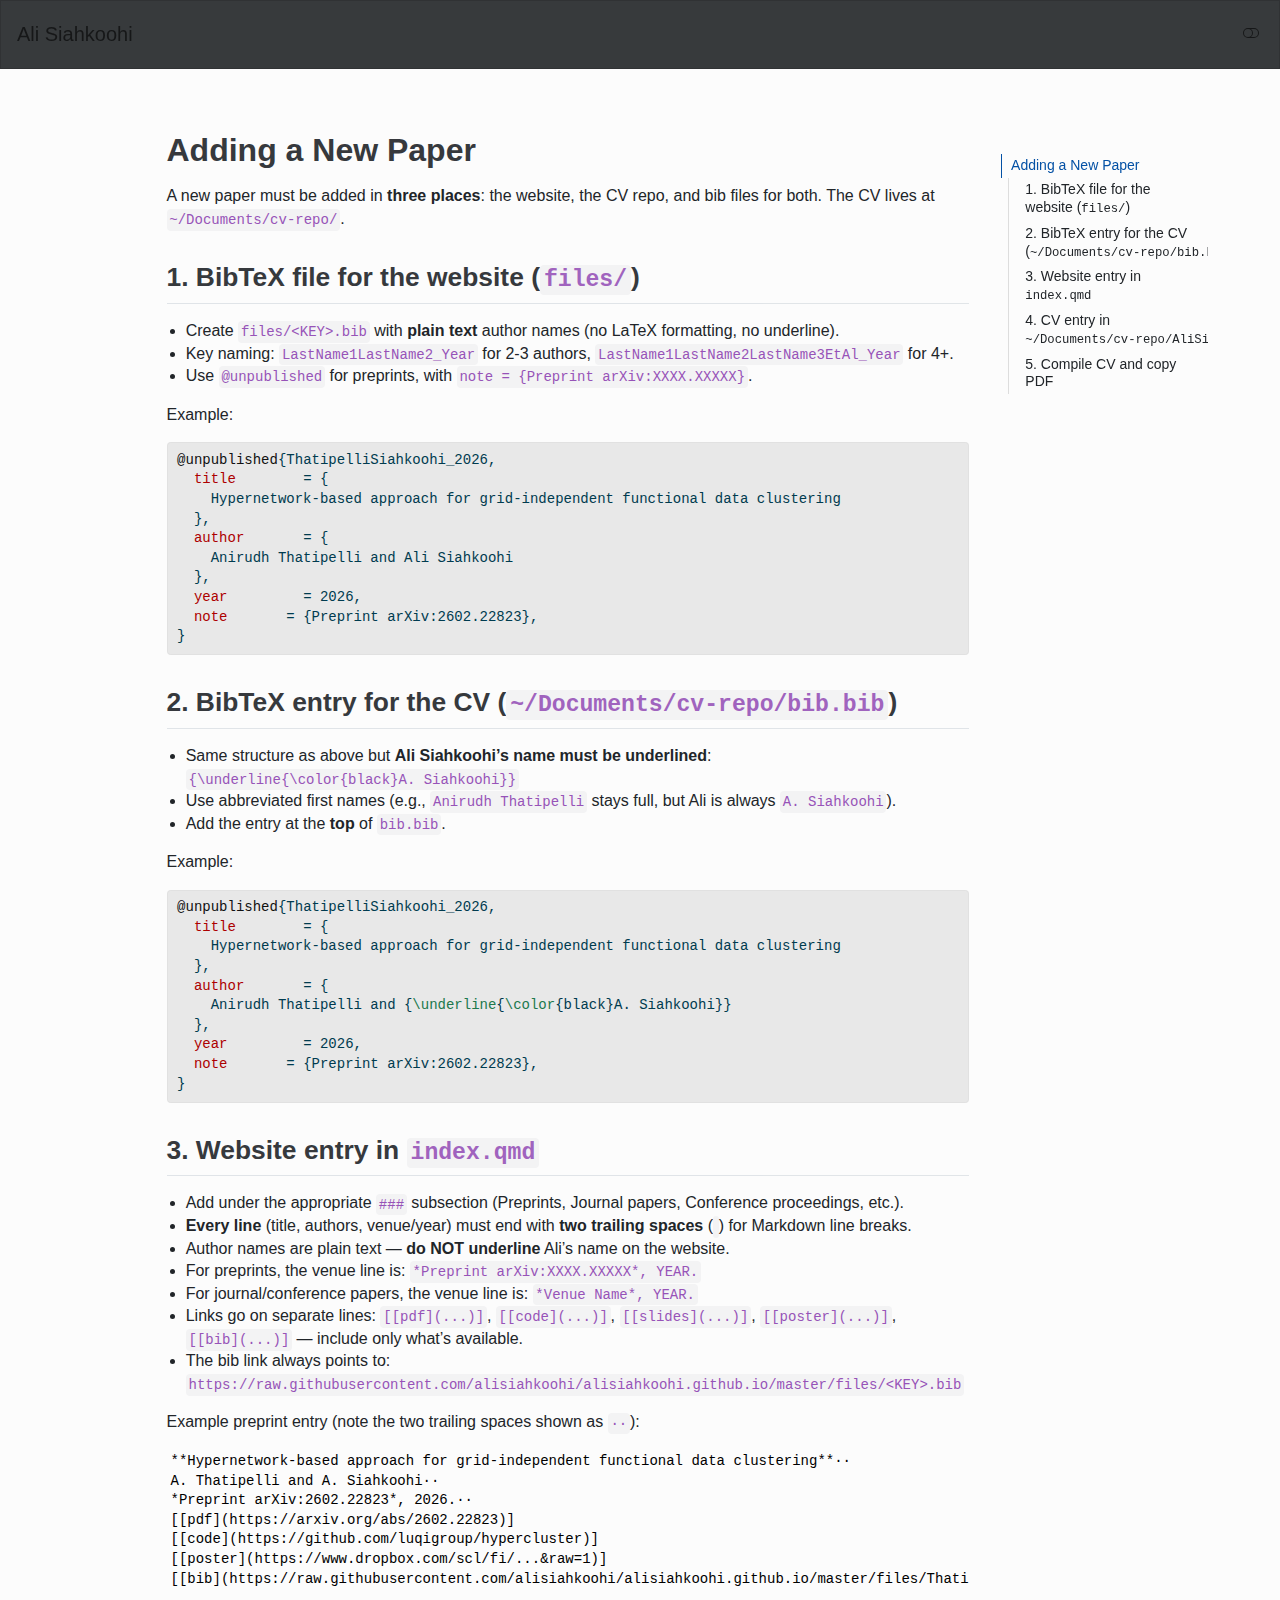
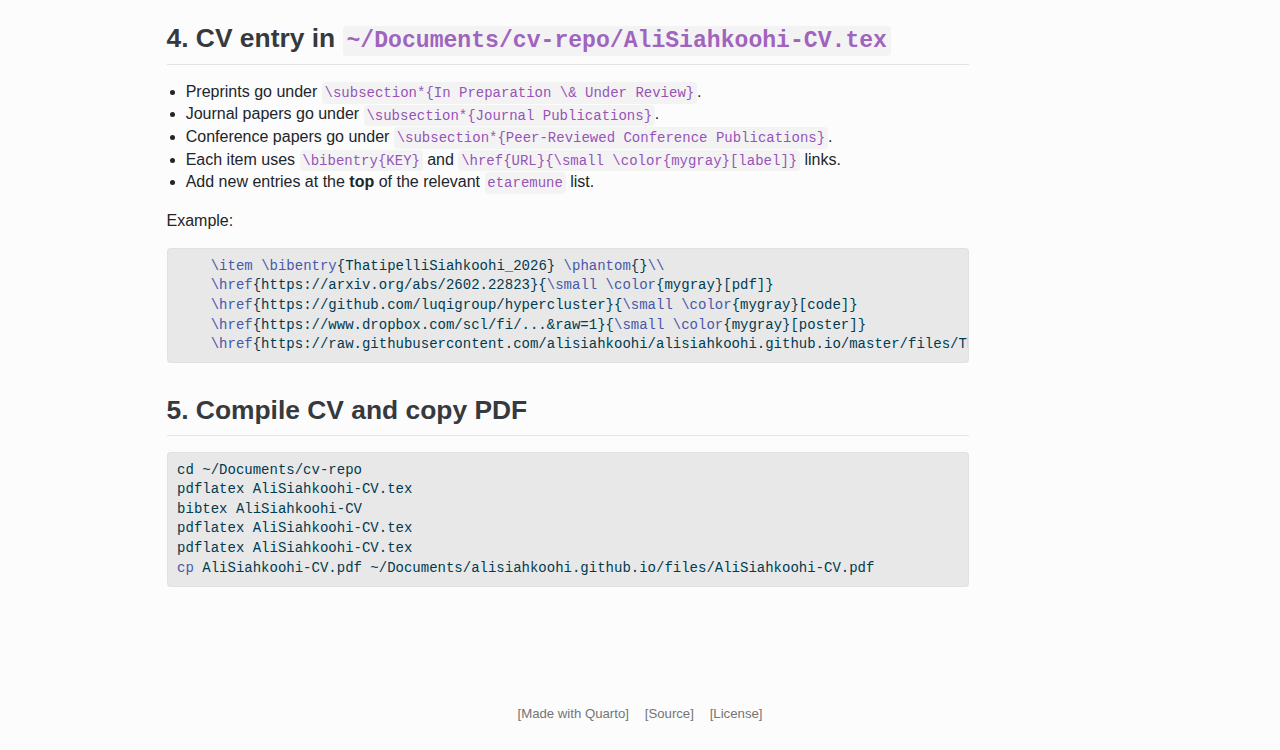
<file: adding-a-new-paper.html>
<!DOCTYPE html>
<html xmlns="http://www.w3.org/1999/xhtml" lang="en" xml:lang="en"><head>

<meta charset="utf-8">
<meta name="generator" content="quarto-1.3.450">

<meta name="viewport" content="width=device-width, initial-scale=1.0, user-scalable=yes">


<title>Ali Siahkoohi – adding-a-new-paper</title>
<style>
code{white-space: pre-wrap;}
span.smallcaps{font-variant: small-caps;}
div.columns{display: flex; gap: min(4vw, 1.5em);}
div.column{flex: auto; overflow-x: auto;}
div.hanging-indent{margin-left: 1.5em; text-indent: -1.5em;}
ul.task-list{list-style: none;}
ul.task-list li input[type="checkbox"] {
  width: 0.8em;
  margin: 0 0.8em 0.2em -1em; /* quarto-specific, see https://github.com/quarto-dev/quarto-cli/issues/4556 */ 
  vertical-align: middle;
}
/* CSS for syntax highlighting */
pre > code.sourceCode { white-space: pre; position: relative; }
pre > code.sourceCode > span { display: inline-block; line-height: 1.25; }
pre > code.sourceCode > span:empty { height: 1.2em; }
.sourceCode { overflow: visible; }
code.sourceCode > span { color: inherit; text-decoration: inherit; }
div.sourceCode { margin: 1em 0; }
pre.sourceCode { margin: 0; }
@media screen {
div.sourceCode { overflow: auto; }
}
@media print {
pre > code.sourceCode { white-space: pre-wrap; }
pre > code.sourceCode > span { text-indent: -5em; padding-left: 5em; }
}
pre.numberSource code
  { counter-reset: source-line 0; }
pre.numberSource code > span
  { position: relative; left: -4em; counter-increment: source-line; }
pre.numberSource code > span > a:first-child::before
  { content: counter(source-line);
    position: relative; left: -1em; text-align: right; vertical-align: baseline;
    border: none; display: inline-block;
    -webkit-touch-callout: none; -webkit-user-select: none;
    -khtml-user-select: none; -moz-user-select: none;
    -ms-user-select: none; user-select: none;
    padding: 0 4px; width: 4em;
  }
pre.numberSource { margin-left: 3em;  padding-left: 4px; }
div.sourceCode
  {   }
@media screen {
pre > code.sourceCode > span > a:first-child::before { text-decoration: underline; }
}
</style>


<script src="site_libs/quarto-nav/quarto-nav.js"></script>
<script src="site_libs/quarto-nav/headroom.min.js"></script>
<script src="site_libs/quarto-html/quarto.js"></script>
<script src="site_libs/quarto-html/popper.min.js"></script>
<link href="site_libs/quarto-html/quarto-syntax-highlighting.css" rel="stylesheet" class="quarto-color-scheme" id="quarto-text-highlighting-styles">
<link href="site_libs/quarto-html/quarto-syntax-highlighting-dark.css" rel="prefetch" class="quarto-color-scheme quarto-color-alternate" id="quarto-text-highlighting-styles">
<script src="site_libs/bootstrap/bootstrap.min.js"></script>
<link href="site_libs/bootstrap/bootstrap-icons.css" rel="stylesheet">
<link href="site_libs/bootstrap/bootstrap.min.css" rel="stylesheet" class="quarto-color-scheme" id="quarto-bootstrap" data-mode="light">
<link href="site_libs/bootstrap/bootstrap-dark.min.css" rel="prefetch" class="quarto-color-scheme quarto-color-alternate" id="quarto-bootstrap" data-mode="dark">
<script id="quarto-search-options" type="application/json">{
  "language": {
    "search-no-results-text": "No results",
    "search-matching-documents-text": "matching documents",
    "search-copy-link-title": "Copy link to search",
    "search-hide-matches-text": "Hide additional matches",
    "search-more-match-text": "more match in this document",
    "search-more-matches-text": "more matches in this document",
    "search-clear-button-title": "Clear",
    "search-detached-cancel-button-title": "Cancel",
    "search-submit-button-title": "Submit",
    "search-label": "Search"
  }
}</script>
<script async="" src="https://www.googletagmanager.com/gtag/js?id=G-VCVVD4KWRF"></script>

<script type="text/javascript">

window.dataLayer = window.dataLayer || [];
function gtag(){dataLayer.push(arguments);}
gtag('js', new Date());
gtag('config', 'G-VCVVD4KWRF', { 'anonymize_ip': true});
</script>


<link rel="stylesheet" href="styles.css">
</head>

<body class="nav-fixed">

<div id="quarto-search-results"></div>
  <header id="quarto-header" class="headroom fixed-top">
    <nav class="navbar navbar-expand-lg navbar-dark ">
      <div class="navbar-container container-fluid">
      <div class="navbar-brand-container">
    <a class="navbar-brand" href="./index.html">
    <span class="navbar-title">Ali Siahkoohi</span>
    </a>
  </div>
        <div class="quarto-navbar-tools ms-auto">
  <a href="" class="quarto-color-scheme-toggle quarto-navigation-tool  px-1" onclick="window.quartoToggleColorScheme(); return false;" title="Toggle dark mode"><i class="bi"></i></a>
</div>
      </div> <!-- /container-fluid -->
    </nav>
</header>
<!-- content -->
<div id="quarto-content" class="quarto-container page-columns page-rows-contents page-layout-article page-navbar">
<!-- sidebar -->
<!-- margin-sidebar -->
    <div id="quarto-margin-sidebar" class="sidebar margin-sidebar">
        <nav id="TOC" role="doc-toc" class="toc-active">
    <h2 id="toc-title"><br><br><br></h2>
   
  <ul>
  <li><a href="#adding-a-new-paper" id="toc-adding-a-new-paper" class="nav-link active" data-scroll-target="#adding-a-new-paper">Adding a New Paper</a>
  <ul class="collapse">
  <li><a href="#bibtex-file-for-the-website-files" id="toc-bibtex-file-for-the-website-files" class="nav-link" data-scroll-target="#bibtex-file-for-the-website-files">1. BibTeX file for the website (<code>files/</code>)</a></li>
  <li><a href="#bibtex-entry-for-the-cv-documentscv-repobib.bib" id="toc-bibtex-entry-for-the-cv-documentscv-repobib.bib" class="nav-link" data-scroll-target="#bibtex-entry-for-the-cv-documentscv-repobib.bib">2. BibTeX entry for the CV (<code>~/Documents/cv-repo/bib.bib</code>)</a></li>
  <li><a href="#website-entry-in-index.qmd" id="toc-website-entry-in-index.qmd" class="nav-link" data-scroll-target="#website-entry-in-index.qmd">3. Website entry in <code>index.qmd</code></a></li>
  <li><a href="#cv-entry-in-documentscv-repoalisiahkoohi-cv.tex" id="toc-cv-entry-in-documentscv-repoalisiahkoohi-cv.tex" class="nav-link" data-scroll-target="#cv-entry-in-documentscv-repoalisiahkoohi-cv.tex">4. CV entry in <code>~/Documents/cv-repo/AliSiahkoohi-CV.tex</code></a></li>
  <li><a href="#compile-cv-and-copy-pdf" id="toc-compile-cv-and-copy-pdf" class="nav-link" data-scroll-target="#compile-cv-and-copy-pdf">5. Compile CV and copy PDF</a></li>
  </ul></li>
  </ul>
</nav>
    </div>
<!-- main -->
<main class="content" id="quarto-document-content">



<section id="adding-a-new-paper" class="level1">
<h1>Adding a New Paper</h1>
<p>A new paper must be added in <strong>three places</strong>: the website, the CV repo, and bib files for both. The CV lives at <code>~/Documents/cv-repo/</code>.</p>
<section id="bibtex-file-for-the-website-files" class="level2">
<h2 data-anchor-id="bibtex-file-for-the-website-files">1. BibTeX file for the website (<code>files/</code>)</h2>
<ul>
<li>Create <code>files/&lt;KEY&gt;.bib</code> with <strong>plain text</strong> author names (no LaTeX formatting, no underline).</li>
<li>Key naming: <code>LastName1LastName2_Year</code> for 2-3 authors, <code>LastName1LastName2LastName3EtAl_Year</code> for 4+.</li>
<li>Use <code>@unpublished</code> for preprints, with <code>note = {Preprint arXiv:XXXX.XXXXX}</code>.</li>
</ul>
<p>Example:</p>
<div class="sourceCode" id="cb1"><pre class="sourceCode bibtex"><code class="sourceCode bibtex"><span id="cb1-1"><a href="#cb1-1" aria-hidden="true" tabindex="-1"></a><span class="va">@unpublished</span>{<span class="ot">ThatipelliSiahkoohi_2026</span>,</span>
<span id="cb1-2"><a href="#cb1-2" aria-hidden="true" tabindex="-1"></a>  <span class="dt">title</span>        = {</span>
<span id="cb1-3"><a href="#cb1-3" aria-hidden="true" tabindex="-1"></a>    Hypernetwork-based approach for grid-independent functional data clustering</span>
<span id="cb1-4"><a href="#cb1-4" aria-hidden="true" tabindex="-1"></a>  },</span>
<span id="cb1-5"><a href="#cb1-5" aria-hidden="true" tabindex="-1"></a>  <span class="dt">author</span>       = {</span>
<span id="cb1-6"><a href="#cb1-6" aria-hidden="true" tabindex="-1"></a>    Anirudh Thatipelli and Ali Siahkoohi</span>
<span id="cb1-7"><a href="#cb1-7" aria-hidden="true" tabindex="-1"></a>  },</span>
<span id="cb1-8"><a href="#cb1-8" aria-hidden="true" tabindex="-1"></a>  <span class="dt">year</span>         = 2026,</span>
<span id="cb1-9"><a href="#cb1-9" aria-hidden="true" tabindex="-1"></a>  <span class="dt">note</span>       = {Preprint arXiv:2602.22823},</span>
<span id="cb1-10"><a href="#cb1-10" aria-hidden="true" tabindex="-1"></a>}</span></code></pre></div>
</section>
<section id="bibtex-entry-for-the-cv-documentscv-repobib.bib" class="level2">
<h2 data-anchor-id="bibtex-entry-for-the-cv-documentscv-repobib.bib">2. BibTeX entry for the CV (<code>~/Documents/cv-repo/bib.bib</code>)</h2>
<ul>
<li>Same structure as above but <strong>Ali Siahkoohi’s name must be underlined</strong>: <code>{\underline{\color{black}A. Siahkoohi}}</code></li>
<li>Use abbreviated first names (e.g., <code>Anirudh Thatipelli</code> stays full, but Ali is always <code>A. Siahkoohi</code>).</li>
<li>Add the entry at the <strong>top</strong> of <code>bib.bib</code>.</li>
</ul>
<p>Example:</p>
<div class="sourceCode" id="cb2"><pre class="sourceCode bibtex"><code class="sourceCode bibtex"><span id="cb2-1"><a href="#cb2-1" aria-hidden="true" tabindex="-1"></a><span class="va">@unpublished</span>{<span class="ot">ThatipelliSiahkoohi_2026</span>,</span>
<span id="cb2-2"><a href="#cb2-2" aria-hidden="true" tabindex="-1"></a>  <span class="dt">title</span>        = {</span>
<span id="cb2-3"><a href="#cb2-3" aria-hidden="true" tabindex="-1"></a>    Hypernetwork-based approach for grid-independent functional data clustering</span>
<span id="cb2-4"><a href="#cb2-4" aria-hidden="true" tabindex="-1"></a>  },</span>
<span id="cb2-5"><a href="#cb2-5" aria-hidden="true" tabindex="-1"></a>  <span class="dt">author</span>       = {</span>
<span id="cb2-6"><a href="#cb2-6" aria-hidden="true" tabindex="-1"></a>    Anirudh Thatipelli and {<span class="ch">\underline</span>{<span class="ch">\color</span>{black}A. Siahkoohi}}</span>
<span id="cb2-7"><a href="#cb2-7" aria-hidden="true" tabindex="-1"></a>  },</span>
<span id="cb2-8"><a href="#cb2-8" aria-hidden="true" tabindex="-1"></a>  <span class="dt">year</span>         = 2026,</span>
<span id="cb2-9"><a href="#cb2-9" aria-hidden="true" tabindex="-1"></a>  <span class="dt">note</span>       = {Preprint arXiv:2602.22823},</span>
<span id="cb2-10"><a href="#cb2-10" aria-hidden="true" tabindex="-1"></a>}</span></code></pre></div>
</section>
<section id="website-entry-in-index.qmd" class="level2">
<h2 data-anchor-id="website-entry-in-index.qmd">3. Website entry in <code>index.qmd</code></h2>
<ul>
<li>Add under the appropriate <code>###</code> subsection (Preprints, Journal papers, Conference proceedings, etc.).</li>
<li><strong>Every line</strong> (title, authors, venue/year) must end with <strong>two trailing spaces</strong> (<code></code>) for Markdown line breaks.</li>
<li>Author names are plain text — <strong>do NOT underline</strong> Ali’s name on the website.</li>
<li>For preprints, the venue line is: <code>*Preprint arXiv:XXXX.XXXXX*, YEAR.</code></li>
<li>For journal/conference papers, the venue line is: <code>*Venue Name*, YEAR.</code></li>
<li>Links go on separate lines: <code>[[pdf](...)]</code>, <code>[[code](...)]</code>, <code>[[slides](...)]</code>, <code>[[poster](...)]</code>, <code>[[bib](...)]</code> — include only what’s available.</li>
<li>The bib link always points to: <code>https://raw.githubusercontent.com/alisiahkoohi/alisiahkoohi.github.io/master/files/&lt;KEY&gt;.bib</code></li>
</ul>
<p>Example preprint entry (note the two trailing spaces shown as <code>··</code>):</p>
<pre><code>**Hypernetwork-based approach for grid-independent functional data clustering**··
A. Thatipelli and A. Siahkoohi··
*Preprint arXiv:2602.22823*, 2026.··
[[pdf](https://arxiv.org/abs/2602.22823)]
[[code](https://github.com/luqigroup/hypercluster)]
[[poster](https://www.dropbox.com/scl/fi/...&amp;raw=1)]
[[bib](https://raw.githubusercontent.com/alisiahkoohi/alisiahkoohi.github.io/master/files/ThatipelliSiahkoohi_2026.bib)]</code></pre>
</section>
<section id="cv-entry-in-documentscv-repoalisiahkoohi-cv.tex" class="level2">
<h2 data-anchor-id="cv-entry-in-documentscv-repoalisiahkoohi-cv.tex">4. CV entry in <code>~/Documents/cv-repo/AliSiahkoohi-CV.tex</code></h2>
<ul>
<li>Preprints go under <code>\subsection*{In Preparation \&amp; Under Review}</code>.</li>
<li>Journal papers go under <code>\subsection*{Journal Publications}</code>.</li>
<li>Conference papers go under <code>\subsection*{Peer-Reviewed Conference Publications}</code>.</li>
<li>Each item uses <code>\bibentry{KEY}</code> and <code>\href{URL}{\small \color{mygray}[label]}</code> links.</li>
<li>Add new entries at the <strong>top</strong> of the relevant <code>etaremune</code> list.</li>
</ul>
<p>Example:</p>
<div class="sourceCode" id="cb4"><pre class="sourceCode latex"><code class="sourceCode latex"><span id="cb4-1"><a href="#cb4-1" aria-hidden="true" tabindex="-1"></a>    <span class="fu">\item</span> <span class="fu">\bibentry</span>{ThatipelliSiahkoohi_2026} <span class="fu">\phantom</span>{}<span class="fu">\\</span></span>
<span id="cb4-2"><a href="#cb4-2" aria-hidden="true" tabindex="-1"></a>    <span class="fu">\href</span>{https://arxiv.org/abs/2602.22823}{<span class="fu">\small</span> <span class="fu">\color</span>{mygray}[pdf]}</span>
<span id="cb4-3"><a href="#cb4-3" aria-hidden="true" tabindex="-1"></a>    <span class="fu">\href</span>{https://github.com/luqigroup/hypercluster}{<span class="fu">\small</span> <span class="fu">\color</span>{mygray}[code]}</span>
<span id="cb4-4"><a href="#cb4-4" aria-hidden="true" tabindex="-1"></a>    <span class="fu">\href</span>{https://www.dropbox.com/scl/fi/...&amp;raw=1}{<span class="fu">\small</span> <span class="fu">\color</span>{mygray}[poster]}</span>
<span id="cb4-5"><a href="#cb4-5" aria-hidden="true" tabindex="-1"></a>    <span class="fu">\href</span>{https://raw.githubusercontent.com/alisiahkoohi/alisiahkoohi.github.io/master/files/ThatipelliSiahkoohi_2026.bib}{<span class="fu">\small</span> <span class="fu">\color</span>{mygray}[bib]}</span></code></pre></div>
</section>
<section id="compile-cv-and-copy-pdf" class="level2">
<h2 data-anchor-id="compile-cv-and-copy-pdf">5. Compile CV and copy PDF</h2>
<div class="sourceCode" id="cb5"><pre class="sourceCode bash"><code class="sourceCode bash"><span id="cb5-1"><a href="#cb5-1" aria-hidden="true" tabindex="-1"></a><span class="bu">cd</span> ~/Documents/cv-repo</span>
<span id="cb5-2"><a href="#cb5-2" aria-hidden="true" tabindex="-1"></a><span class="ex">pdflatex</span> AliSiahkoohi-CV.tex</span>
<span id="cb5-3"><a href="#cb5-3" aria-hidden="true" tabindex="-1"></a><span class="ex">bibtex</span> AliSiahkoohi-CV</span>
<span id="cb5-4"><a href="#cb5-4" aria-hidden="true" tabindex="-1"></a><span class="ex">pdflatex</span> AliSiahkoohi-CV.tex</span>
<span id="cb5-5"><a href="#cb5-5" aria-hidden="true" tabindex="-1"></a><span class="ex">pdflatex</span> AliSiahkoohi-CV.tex</span>
<span id="cb5-6"><a href="#cb5-6" aria-hidden="true" tabindex="-1"></a><span class="fu">cp</span> AliSiahkoohi-CV.pdf ~/Documents/alisiahkoohi.github.io/files/AliSiahkoohi-CV.pdf</span></code></pre></div>


</section>
</section>

</main> <!-- /main -->
<script id="quarto-html-after-body" type="application/javascript">
window.document.addEventListener("DOMContentLoaded", function (event) {
  const toggleBodyColorMode = (bsSheetEl) => {
    const mode = bsSheetEl.getAttribute("data-mode");
    const bodyEl = window.document.querySelector("body");
    if (mode === "dark") {
      bodyEl.classList.add("quarto-dark");
      bodyEl.classList.remove("quarto-light");
    } else {
      bodyEl.classList.add("quarto-light");
      bodyEl.classList.remove("quarto-dark");
    }
  }
  const toggleBodyColorPrimary = () => {
    const bsSheetEl = window.document.querySelector("link#quarto-bootstrap");
    if (bsSheetEl) {
      toggleBodyColorMode(bsSheetEl);
    }
  }
  toggleBodyColorPrimary();  
  const disableStylesheet = (stylesheets) => {
    for (let i=0; i < stylesheets.length; i++) {
      const stylesheet = stylesheets[i];
      stylesheet.rel = 'prefetch';
    }
  }
  const enableStylesheet = (stylesheets) => {
    for (let i=0; i < stylesheets.length; i++) {
      const stylesheet = stylesheets[i];
      stylesheet.rel = 'stylesheet';
    }
  }
  const manageTransitions = (selector, allowTransitions) => {
    const els = window.document.querySelectorAll(selector);
    for (let i=0; i < els.length; i++) {
      const el = els[i];
      if (allowTransitions) {
        el.classList.remove('notransition');
      } else {
        el.classList.add('notransition');
      }
    }
  }
  const toggleColorMode = (alternate) => {
    // Switch the stylesheets
    const alternateStylesheets = window.document.querySelectorAll('link.quarto-color-scheme.quarto-color-alternate');
    manageTransitions('#quarto-margin-sidebar .nav-link', false);
    if (alternate) {
      enableStylesheet(alternateStylesheets);
      for (const sheetNode of alternateStylesheets) {
        if (sheetNode.id === "quarto-bootstrap") {
          toggleBodyColorMode(sheetNode);
        }
      }
    } else {
      disableStylesheet(alternateStylesheets);
      toggleBodyColorPrimary();
    }
    manageTransitions('#quarto-margin-sidebar .nav-link', true);
    // Switch the toggles
    const toggles = window.document.querySelectorAll('.quarto-color-scheme-toggle');
    for (let i=0; i < toggles.length; i++) {
      const toggle = toggles[i];
      if (toggle) {
        if (alternate) {
          toggle.classList.add("alternate");     
        } else {
          toggle.classList.remove("alternate");
        }
      }
    }
    // Hack to workaround the fact that safari doesn't
    // properly recolor the scrollbar when toggling (#1455)
    if (navigator.userAgent.indexOf('Safari') > 0 && navigator.userAgent.indexOf('Chrome') == -1) {
      manageTransitions("body", false);
      window.scrollTo(0, 1);
      setTimeout(() => {
        window.scrollTo(0, 0);
        manageTransitions("body", true);
      }, 40);  
    }
  }
  const isFileUrl = () => { 
    return window.location.protocol === 'file:';
  }
  const hasAlternateSentinel = () => {  
    let styleSentinel = getColorSchemeSentinel();
    if (styleSentinel !== null) {
      return styleSentinel === "alternate";
    } else {
      return false;
    }
  }
  const setStyleSentinel = (alternate) => {
    const value = alternate ? "alternate" : "default";
    if (!isFileUrl()) {
      window.localStorage.setItem("quarto-color-scheme", value);
    } else {
      localAlternateSentinel = value;
    }
  }
  const getColorSchemeSentinel = () => {
    if (!isFileUrl()) {
      const storageValue = window.localStorage.getItem("quarto-color-scheme");
      return storageValue != null ? storageValue : localAlternateSentinel;
    } else {
      return localAlternateSentinel;
    }
  }
  let localAlternateSentinel = 'default';
  // Dark / light mode switch
  window.quartoToggleColorScheme = () => {
    // Read the current dark / light value 
    let toAlternate = !hasAlternateSentinel();
    toggleColorMode(toAlternate);
    setStyleSentinel(toAlternate);
  };
  // Ensure there is a toggle, if there isn't float one in the top right
  if (window.document.querySelector('.quarto-color-scheme-toggle') === null) {
    const a = window.document.createElement('a');
    a.classList.add('top-right');
    a.classList.add('quarto-color-scheme-toggle');
    a.href = "";
    a.onclick = function() { try { window.quartoToggleColorScheme(); } catch {} return false; };
    const i = window.document.createElement("i");
    i.classList.add('bi');
    a.appendChild(i);
    window.document.body.appendChild(a);
  }
  // Switch to dark mode if need be
  if (hasAlternateSentinel()) {
    toggleColorMode(true);
  } else {
    toggleColorMode(false);
  }
});
</script>
</div> <!-- /content -->
<footer class="footer">
  <div class="nav-footer">
    <div class="nav-footer-left">
      &nbsp;
    </div>   
    <div class="nav-footer-center">
      <ul class="footer-items list-unstyled">
    <li class="nav-item">
    <a class="nav-link" href="https://quarto.org">[Made with Quarto]</a>
  </li>  
    <li class="nav-item">
    <a class="nav-link" href="https://github.com/alisiahkoohi/alisiahkoohi.github.io">[Source]</a>
  </li>  
    <li class="nav-item">
    <a class="nav-link" href="https://raw.githubusercontent.com/alisiahkoohi/alisiahkoohi.github.io/master/LICENSE">[License]</a>
  </li>  
</ul>
    </div>
    <div class="nav-footer-right">
      &nbsp;
    </div>
  </div>
</footer>



</body></html>
</file>
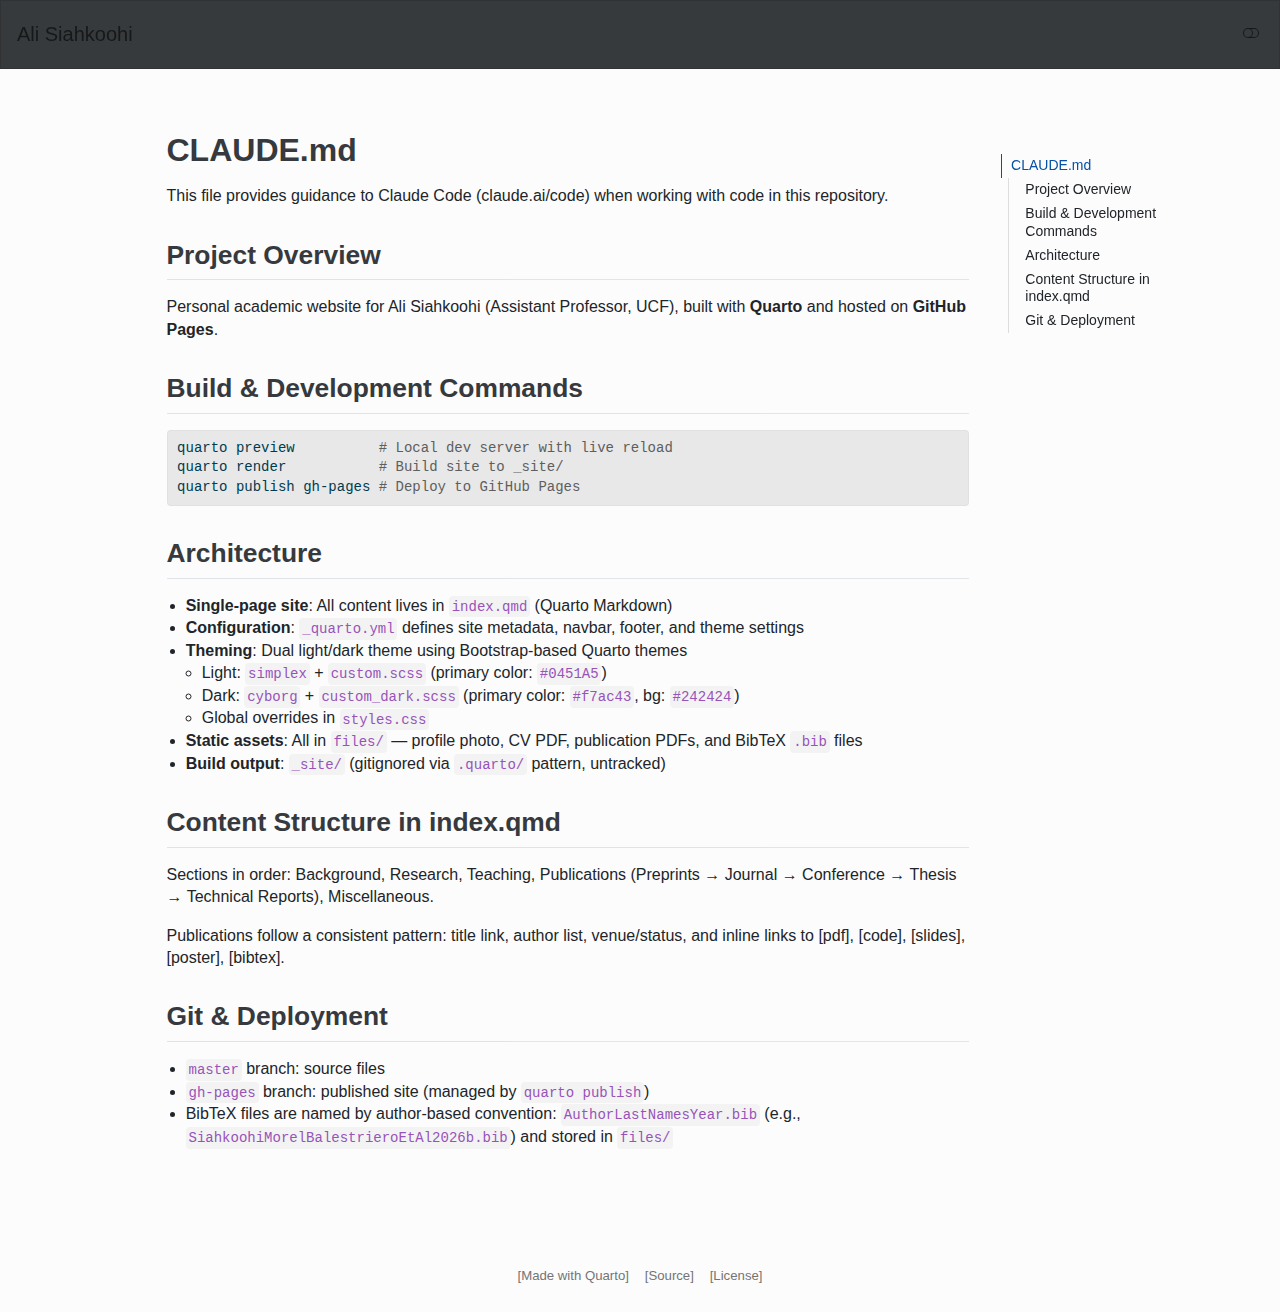
<file: CLAUDE.html>
<!DOCTYPE html>
<html xmlns="http://www.w3.org/1999/xhtml" lang="en" xml:lang="en"><head>

<meta charset="utf-8">
<meta name="generator" content="quarto-1.3.450">

<meta name="viewport" content="width=device-width, initial-scale=1.0, user-scalable=yes">


<title>Ali Siahkoohi – claude</title>
<style>
code{white-space: pre-wrap;}
span.smallcaps{font-variant: small-caps;}
div.columns{display: flex; gap: min(4vw, 1.5em);}
div.column{flex: auto; overflow-x: auto;}
div.hanging-indent{margin-left: 1.5em; text-indent: -1.5em;}
ul.task-list{list-style: none;}
ul.task-list li input[type="checkbox"] {
  width: 0.8em;
  margin: 0 0.8em 0.2em -1em; /* quarto-specific, see https://github.com/quarto-dev/quarto-cli/issues/4556 */ 
  vertical-align: middle;
}
/* CSS for syntax highlighting */
pre > code.sourceCode { white-space: pre; position: relative; }
pre > code.sourceCode > span { display: inline-block; line-height: 1.25; }
pre > code.sourceCode > span:empty { height: 1.2em; }
.sourceCode { overflow: visible; }
code.sourceCode > span { color: inherit; text-decoration: inherit; }
div.sourceCode { margin: 1em 0; }
pre.sourceCode { margin: 0; }
@media screen {
div.sourceCode { overflow: auto; }
}
@media print {
pre > code.sourceCode { white-space: pre-wrap; }
pre > code.sourceCode > span { text-indent: -5em; padding-left: 5em; }
}
pre.numberSource code
  { counter-reset: source-line 0; }
pre.numberSource code > span
  { position: relative; left: -4em; counter-increment: source-line; }
pre.numberSource code > span > a:first-child::before
  { content: counter(source-line);
    position: relative; left: -1em; text-align: right; vertical-align: baseline;
    border: none; display: inline-block;
    -webkit-touch-callout: none; -webkit-user-select: none;
    -khtml-user-select: none; -moz-user-select: none;
    -ms-user-select: none; user-select: none;
    padding: 0 4px; width: 4em;
  }
pre.numberSource { margin-left: 3em;  padding-left: 4px; }
div.sourceCode
  {   }
@media screen {
pre > code.sourceCode > span > a:first-child::before { text-decoration: underline; }
}
</style>


<script src="site_libs/quarto-nav/quarto-nav.js"></script>
<script src="site_libs/quarto-nav/headroom.min.js"></script>
<script src="site_libs/quarto-html/quarto.js"></script>
<script src="site_libs/quarto-html/popper.min.js"></script>
<link href="site_libs/quarto-html/quarto-syntax-highlighting.css" rel="stylesheet" class="quarto-color-scheme" id="quarto-text-highlighting-styles">
<link href="site_libs/quarto-html/quarto-syntax-highlighting-dark.css" rel="prefetch" class="quarto-color-scheme quarto-color-alternate" id="quarto-text-highlighting-styles">
<script src="site_libs/bootstrap/bootstrap.min.js"></script>
<link href="site_libs/bootstrap/bootstrap-icons.css" rel="stylesheet">
<link href="site_libs/bootstrap/bootstrap.min.css" rel="stylesheet" class="quarto-color-scheme" id="quarto-bootstrap" data-mode="light">
<link href="site_libs/bootstrap/bootstrap-dark.min.css" rel="prefetch" class="quarto-color-scheme quarto-color-alternate" id="quarto-bootstrap" data-mode="dark">
<script id="quarto-search-options" type="application/json">{
  "language": {
    "search-no-results-text": "No results",
    "search-matching-documents-text": "matching documents",
    "search-copy-link-title": "Copy link to search",
    "search-hide-matches-text": "Hide additional matches",
    "search-more-match-text": "more match in this document",
    "search-more-matches-text": "more matches in this document",
    "search-clear-button-title": "Clear",
    "search-detached-cancel-button-title": "Cancel",
    "search-submit-button-title": "Submit",
    "search-label": "Search"
  }
}</script>
<script async="" src="https://www.googletagmanager.com/gtag/js?id=G-VCVVD4KWRF"></script>

<script type="text/javascript">

window.dataLayer = window.dataLayer || [];
function gtag(){dataLayer.push(arguments);}
gtag('js', new Date());
gtag('config', 'G-VCVVD4KWRF', { 'anonymize_ip': true});
</script>


<link rel="stylesheet" href="styles.css">
</head>

<body class="nav-fixed">

<div id="quarto-search-results"></div>
  <header id="quarto-header" class="headroom fixed-top">
    <nav class="navbar navbar-expand-lg navbar-dark ">
      <div class="navbar-container container-fluid">
      <div class="navbar-brand-container">
    <a class="navbar-brand" href="./index.html">
    <span class="navbar-title">Ali Siahkoohi</span>
    </a>
  </div>
        <div class="quarto-navbar-tools ms-auto">
  <a href="" class="quarto-color-scheme-toggle quarto-navigation-tool  px-1" onclick="window.quartoToggleColorScheme(); return false;" title="Toggle dark mode"><i class="bi"></i></a>
</div>
      </div> <!-- /container-fluid -->
    </nav>
</header>
<!-- content -->
<div id="quarto-content" class="quarto-container page-columns page-rows-contents page-layout-article page-navbar">
<!-- sidebar -->
<!-- margin-sidebar -->
    <div id="quarto-margin-sidebar" class="sidebar margin-sidebar">
        <nav id="TOC" role="doc-toc" class="toc-active">
    <h2 id="toc-title"><br><br><br></h2>
   
  <ul>
  <li><a href="#claude.md" id="toc-claude.md" class="nav-link active" data-scroll-target="#claude.md">CLAUDE.md</a>
  <ul class="collapse">
  <li><a href="#project-overview" id="toc-project-overview" class="nav-link" data-scroll-target="#project-overview">Project Overview</a></li>
  <li><a href="#build-development-commands" id="toc-build-development-commands" class="nav-link" data-scroll-target="#build-development-commands">Build &amp; Development Commands</a></li>
  <li><a href="#architecture" id="toc-architecture" class="nav-link" data-scroll-target="#architecture">Architecture</a></li>
  <li><a href="#content-structure-in-index.qmd" id="toc-content-structure-in-index.qmd" class="nav-link" data-scroll-target="#content-structure-in-index.qmd">Content Structure in index.qmd</a></li>
  <li><a href="#git-deployment" id="toc-git-deployment" class="nav-link" data-scroll-target="#git-deployment">Git &amp; Deployment</a></li>
  </ul></li>
  </ul>
</nav>
    </div>
<!-- main -->
<main class="content" id="quarto-document-content">



<section id="claude.md" class="level1">
<h1>CLAUDE.md</h1>
<p>This file provides guidance to Claude Code (claude.ai/code) when working with code in this repository.</p>
<section id="project-overview" class="level2">
<h2 data-anchor-id="project-overview">Project Overview</h2>
<p>Personal academic website for Ali Siahkoohi (Assistant Professor, UCF), built with <strong>Quarto</strong> and hosted on <strong>GitHub Pages</strong>.</p>
</section>
<section id="build-development-commands" class="level2">
<h2 data-anchor-id="build-development-commands">Build &amp; Development Commands</h2>
<div class="sourceCode" id="cb1"><pre class="sourceCode bash"><code class="sourceCode bash"><span id="cb1-1"><a href="#cb1-1" aria-hidden="true" tabindex="-1"></a><span class="ex">quarto</span> preview          <span class="co"># Local dev server with live reload</span></span>
<span id="cb1-2"><a href="#cb1-2" aria-hidden="true" tabindex="-1"></a><span class="ex">quarto</span> render           <span class="co"># Build site to _site/</span></span>
<span id="cb1-3"><a href="#cb1-3" aria-hidden="true" tabindex="-1"></a><span class="ex">quarto</span> publish gh-pages <span class="co"># Deploy to GitHub Pages</span></span></code></pre></div>
</section>
<section id="architecture" class="level2">
<h2 data-anchor-id="architecture">Architecture</h2>
<ul>
<li><strong>Single-page site</strong>: All content lives in <code>index.qmd</code> (Quarto Markdown)</li>
<li><strong>Configuration</strong>: <code>_quarto.yml</code> defines site metadata, navbar, footer, and theme settings</li>
<li><strong>Theming</strong>: Dual light/dark theme using Bootstrap-based Quarto themes
<ul>
<li>Light: <code>simplex</code> + <code>custom.scss</code> (primary color: <code>#0451A5</code>)</li>
<li>Dark: <code>cyborg</code> + <code>custom_dark.scss</code> (primary color: <code>#f7ac43</code>, bg: <code>#242424</code>)</li>
<li>Global overrides in <code>styles.css</code></li>
</ul></li>
<li><strong>Static assets</strong>: All in <code>files/</code> — profile photo, CV PDF, publication PDFs, and BibTeX <code>.bib</code> files</li>
<li><strong>Build output</strong>: <code>_site/</code> (gitignored via <code>.quarto/</code> pattern, untracked)</li>
</ul>
</section>
<section id="content-structure-in-index.qmd" class="level2">
<h2 data-anchor-id="content-structure-in-index.qmd">Content Structure in index.qmd</h2>
<p>Sections in order: Background, Research, Teaching, Publications (Preprints → Journal → Conference → Thesis → Technical Reports), Miscellaneous.</p>
<p>Publications follow a consistent pattern: title link, author list, venue/status, and inline links to [pdf], [code], [slides], [poster], [bibtex].</p>
</section>
<section id="git-deployment" class="level2">
<h2 data-anchor-id="git-deployment">Git &amp; Deployment</h2>
<ul>
<li><code>master</code> branch: source files</li>
<li><code>gh-pages</code> branch: published site (managed by <code>quarto publish</code>)</li>
<li>BibTeX files are named by author-based convention: <code>AuthorLastNamesYear.bib</code> (e.g., <code>SiahkoohiMorelBalestrieroEtAl2026b.bib</code>) and stored in <code>files/</code></li>
</ul>


</section>
</section>

</main> <!-- /main -->
<script id="quarto-html-after-body" type="application/javascript">
window.document.addEventListener("DOMContentLoaded", function (event) {
  const toggleBodyColorMode = (bsSheetEl) => {
    const mode = bsSheetEl.getAttribute("data-mode");
    const bodyEl = window.document.querySelector("body");
    if (mode === "dark") {
      bodyEl.classList.add("quarto-dark");
      bodyEl.classList.remove("quarto-light");
    } else {
      bodyEl.classList.add("quarto-light");
      bodyEl.classList.remove("quarto-dark");
    }
  }
  const toggleBodyColorPrimary = () => {
    const bsSheetEl = window.document.querySelector("link#quarto-bootstrap");
    if (bsSheetEl) {
      toggleBodyColorMode(bsSheetEl);
    }
  }
  toggleBodyColorPrimary();  
  const disableStylesheet = (stylesheets) => {
    for (let i=0; i < stylesheets.length; i++) {
      const stylesheet = stylesheets[i];
      stylesheet.rel = 'prefetch';
    }
  }
  const enableStylesheet = (stylesheets) => {
    for (let i=0; i < stylesheets.length; i++) {
      const stylesheet = stylesheets[i];
      stylesheet.rel = 'stylesheet';
    }
  }
  const manageTransitions = (selector, allowTransitions) => {
    const els = window.document.querySelectorAll(selector);
    for (let i=0; i < els.length; i++) {
      const el = els[i];
      if (allowTransitions) {
        el.classList.remove('notransition');
      } else {
        el.classList.add('notransition');
      }
    }
  }
  const toggleColorMode = (alternate) => {
    // Switch the stylesheets
    const alternateStylesheets = window.document.querySelectorAll('link.quarto-color-scheme.quarto-color-alternate');
    manageTransitions('#quarto-margin-sidebar .nav-link', false);
    if (alternate) {
      enableStylesheet(alternateStylesheets);
      for (const sheetNode of alternateStylesheets) {
        if (sheetNode.id === "quarto-bootstrap") {
          toggleBodyColorMode(sheetNode);
        }
      }
    } else {
      disableStylesheet(alternateStylesheets);
      toggleBodyColorPrimary();
    }
    manageTransitions('#quarto-margin-sidebar .nav-link', true);
    // Switch the toggles
    const toggles = window.document.querySelectorAll('.quarto-color-scheme-toggle');
    for (let i=0; i < toggles.length; i++) {
      const toggle = toggles[i];
      if (toggle) {
        if (alternate) {
          toggle.classList.add("alternate");     
        } else {
          toggle.classList.remove("alternate");
        }
      }
    }
    // Hack to workaround the fact that safari doesn't
    // properly recolor the scrollbar when toggling (#1455)
    if (navigator.userAgent.indexOf('Safari') > 0 && navigator.userAgent.indexOf('Chrome') == -1) {
      manageTransitions("body", false);
      window.scrollTo(0, 1);
      setTimeout(() => {
        window.scrollTo(0, 0);
        manageTransitions("body", true);
      }, 40);  
    }
  }
  const isFileUrl = () => { 
    return window.location.protocol === 'file:';
  }
  const hasAlternateSentinel = () => {  
    let styleSentinel = getColorSchemeSentinel();
    if (styleSentinel !== null) {
      return styleSentinel === "alternate";
    } else {
      return false;
    }
  }
  const setStyleSentinel = (alternate) => {
    const value = alternate ? "alternate" : "default";
    if (!isFileUrl()) {
      window.localStorage.setItem("quarto-color-scheme", value);
    } else {
      localAlternateSentinel = value;
    }
  }
  const getColorSchemeSentinel = () => {
    if (!isFileUrl()) {
      const storageValue = window.localStorage.getItem("quarto-color-scheme");
      return storageValue != null ? storageValue : localAlternateSentinel;
    } else {
      return localAlternateSentinel;
    }
  }
  let localAlternateSentinel = 'default';
  // Dark / light mode switch
  window.quartoToggleColorScheme = () => {
    // Read the current dark / light value 
    let toAlternate = !hasAlternateSentinel();
    toggleColorMode(toAlternate);
    setStyleSentinel(toAlternate);
  };
  // Ensure there is a toggle, if there isn't float one in the top right
  if (window.document.querySelector('.quarto-color-scheme-toggle') === null) {
    const a = window.document.createElement('a');
    a.classList.add('top-right');
    a.classList.add('quarto-color-scheme-toggle');
    a.href = "";
    a.onclick = function() { try { window.quartoToggleColorScheme(); } catch {} return false; };
    const i = window.document.createElement("i");
    i.classList.add('bi');
    a.appendChild(i);
    window.document.body.appendChild(a);
  }
  // Switch to dark mode if need be
  if (hasAlternateSentinel()) {
    toggleColorMode(true);
  } else {
    toggleColorMode(false);
  }
});
</script>
</div> <!-- /content -->
<footer class="footer">
  <div class="nav-footer">
    <div class="nav-footer-left">
      &nbsp;
    </div>   
    <div class="nav-footer-center">
      <ul class="footer-items list-unstyled">
    <li class="nav-item">
    <a class="nav-link" href="https://quarto.org">[Made with Quarto]</a>
  </li>  
    <li class="nav-item">
    <a class="nav-link" href="https://github.com/alisiahkoohi/alisiahkoohi.github.io">[Source]</a>
  </li>  
    <li class="nav-item">
    <a class="nav-link" href="https://raw.githubusercontent.com/alisiahkoohi/alisiahkoohi.github.io/master/LICENSE">[License]</a>
  </li>  
</ul>
    </div>
    <div class="nav-footer-right">
      &nbsp;
    </div>
  </div>
</footer>



</body></html>
</file>
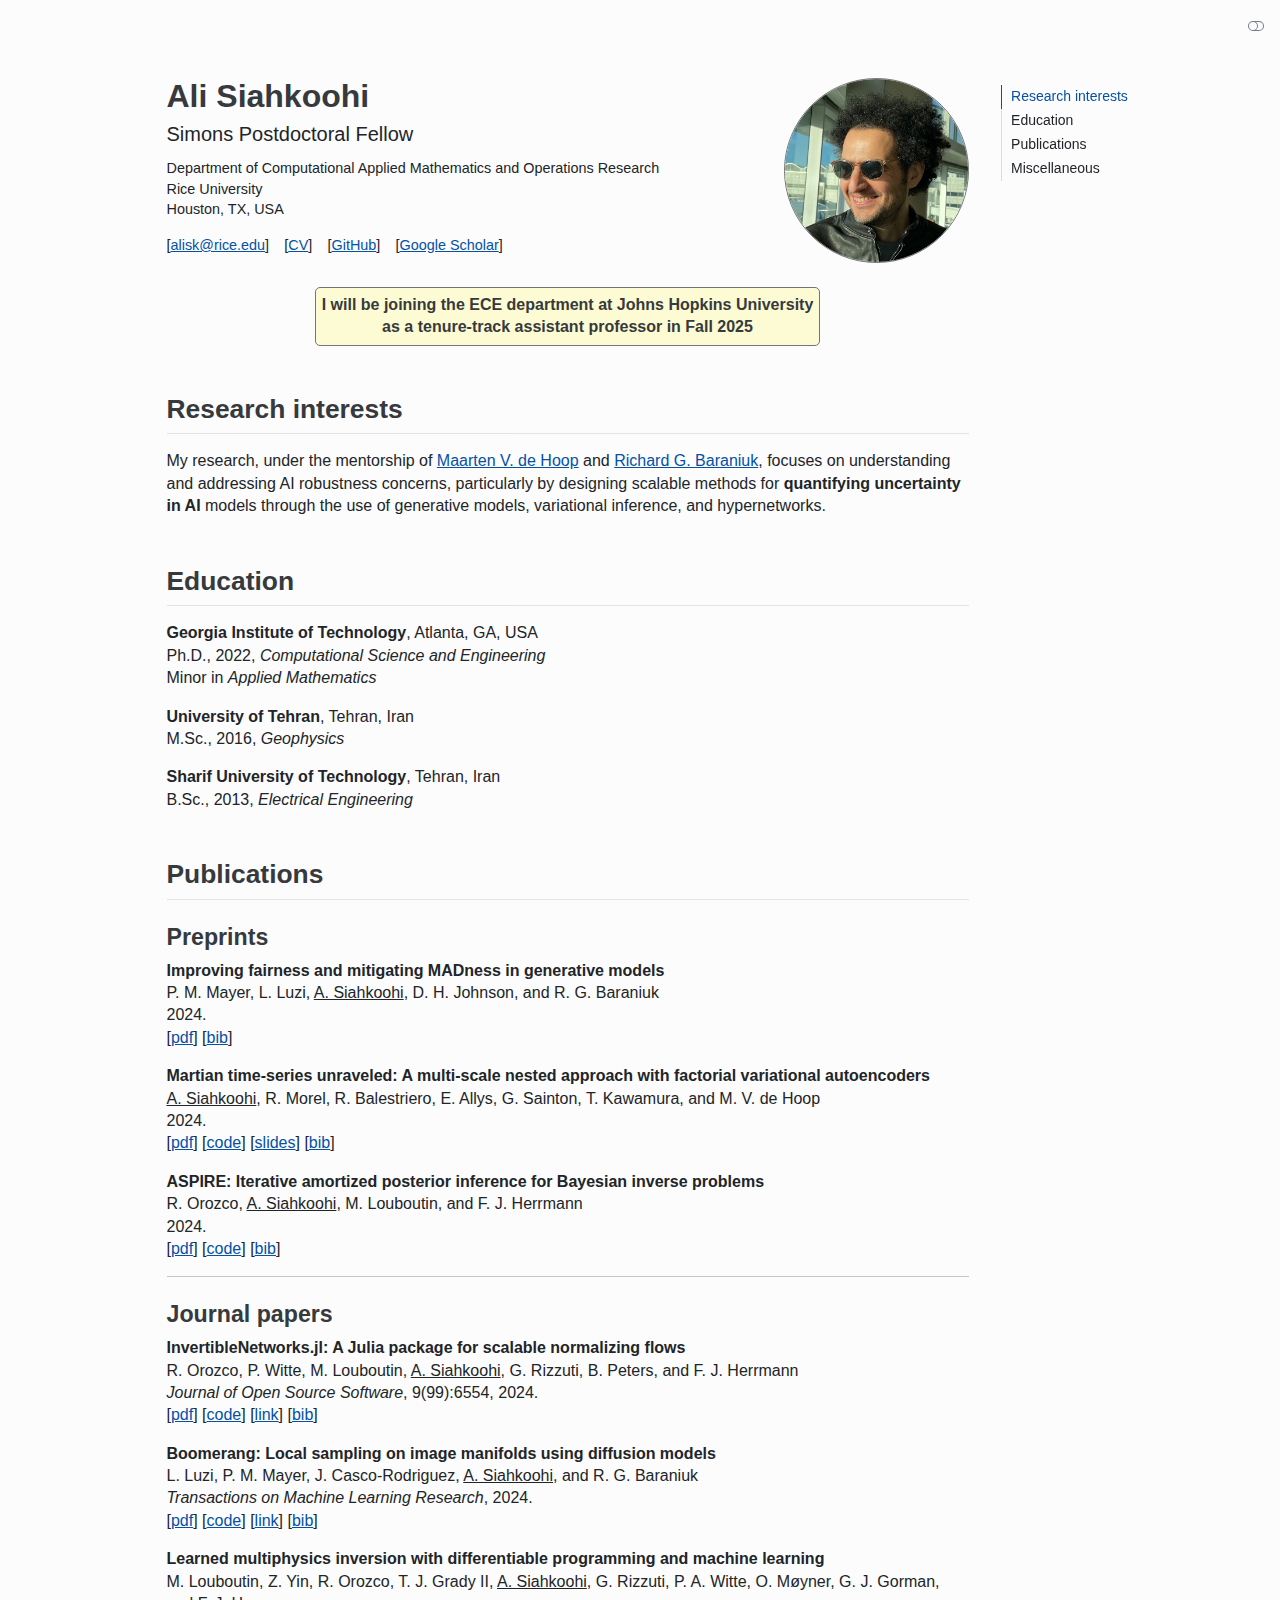
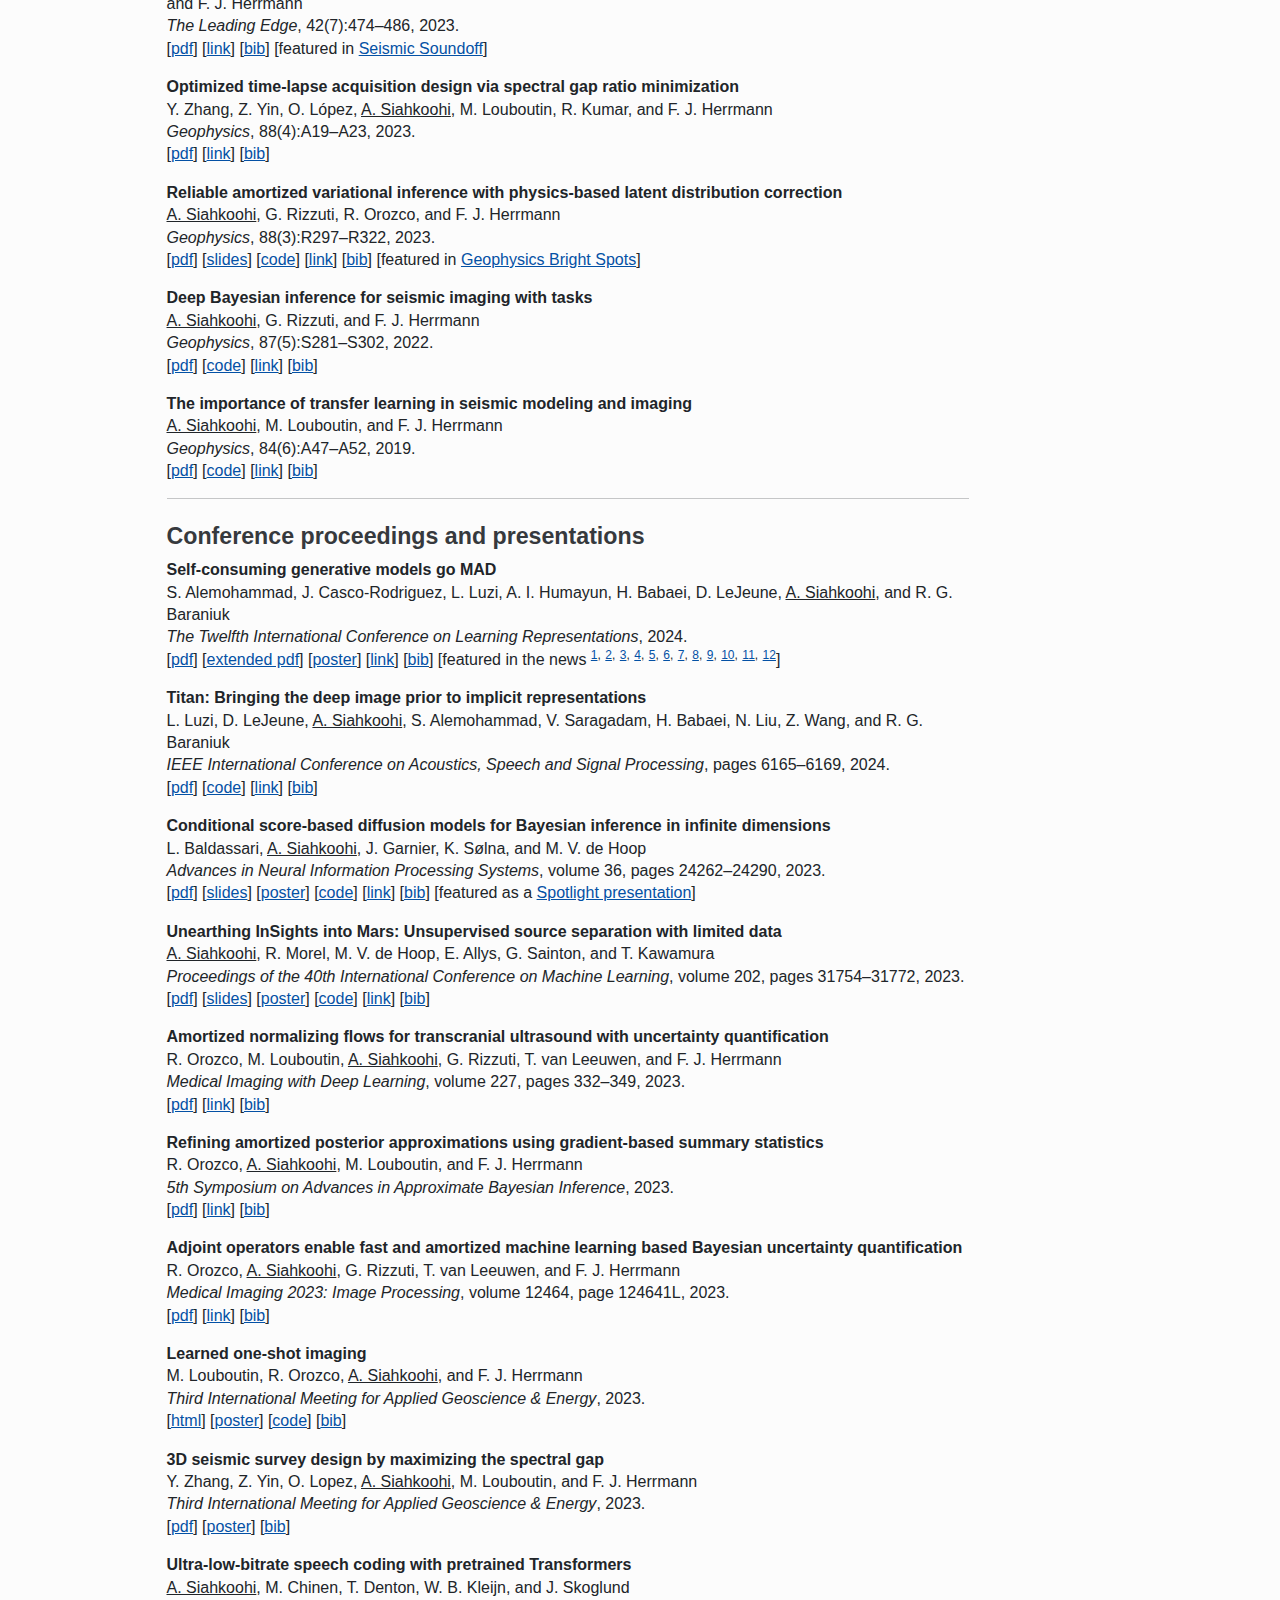
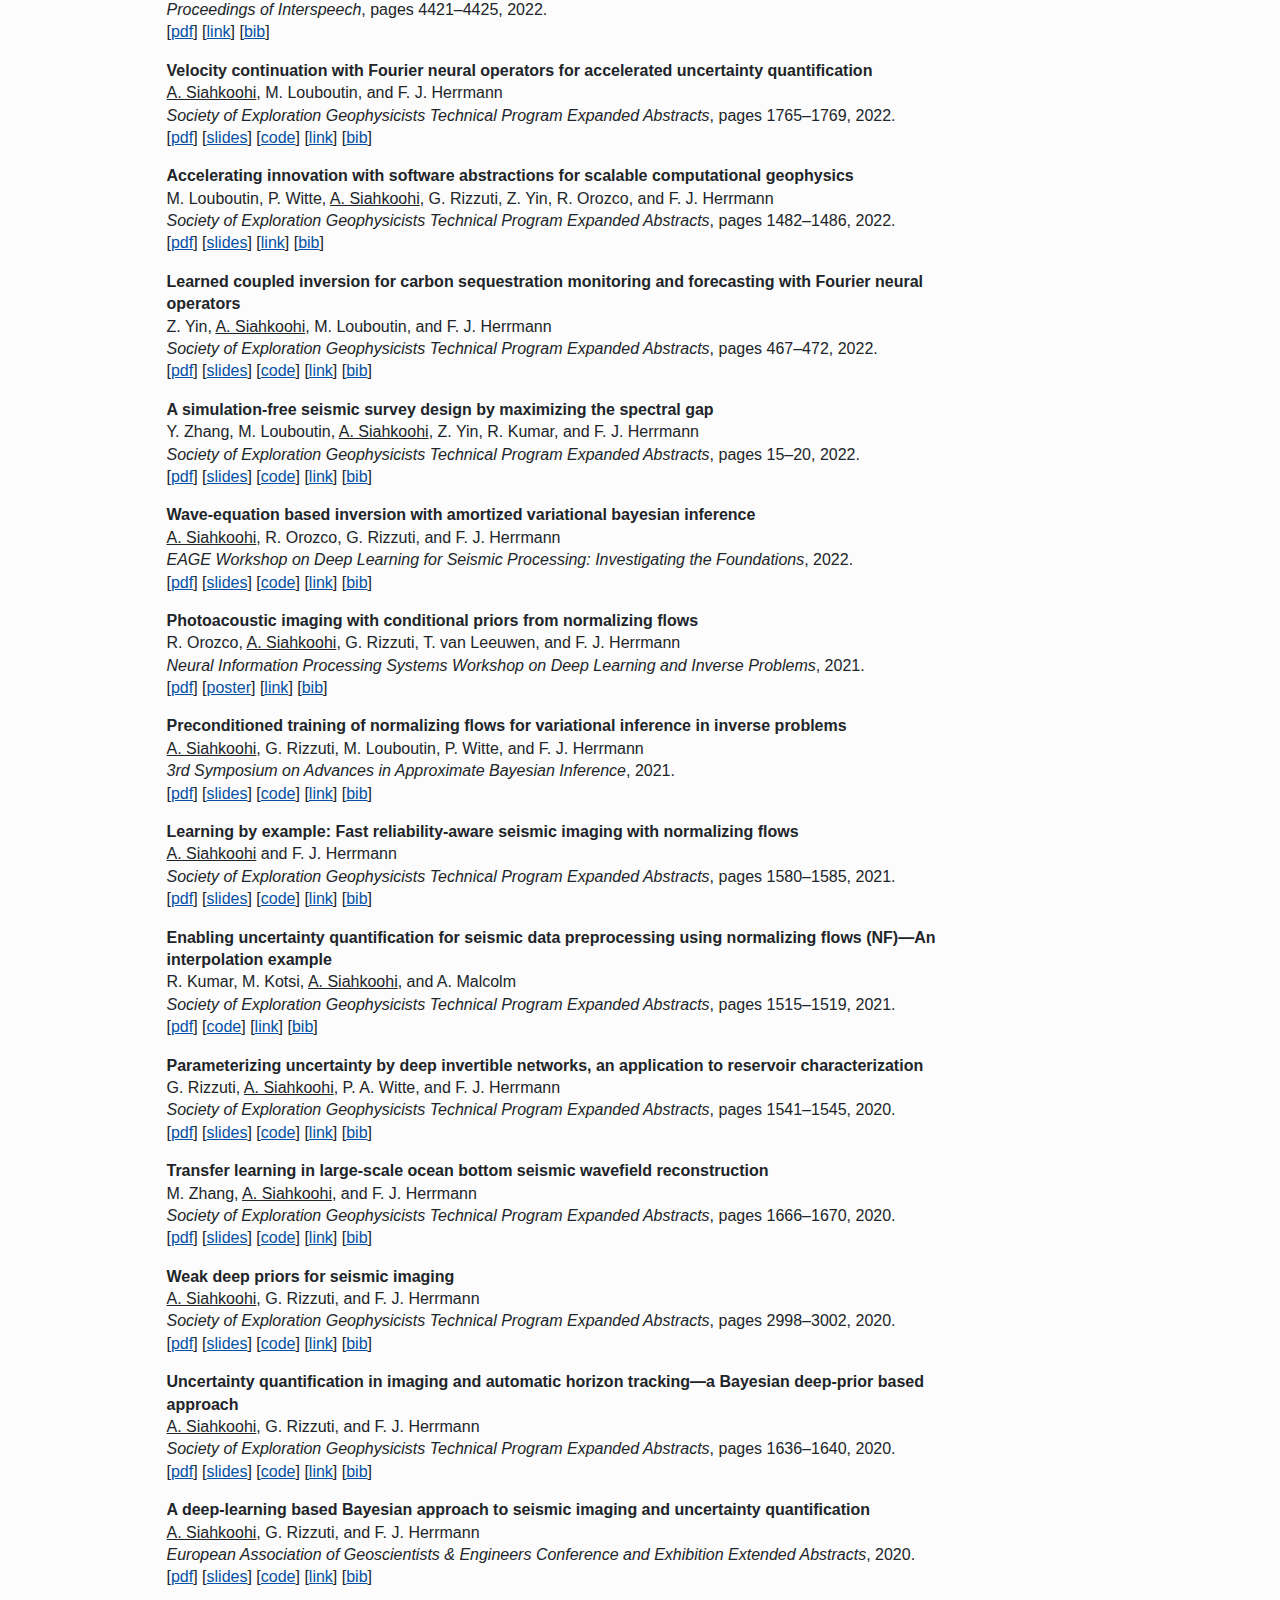
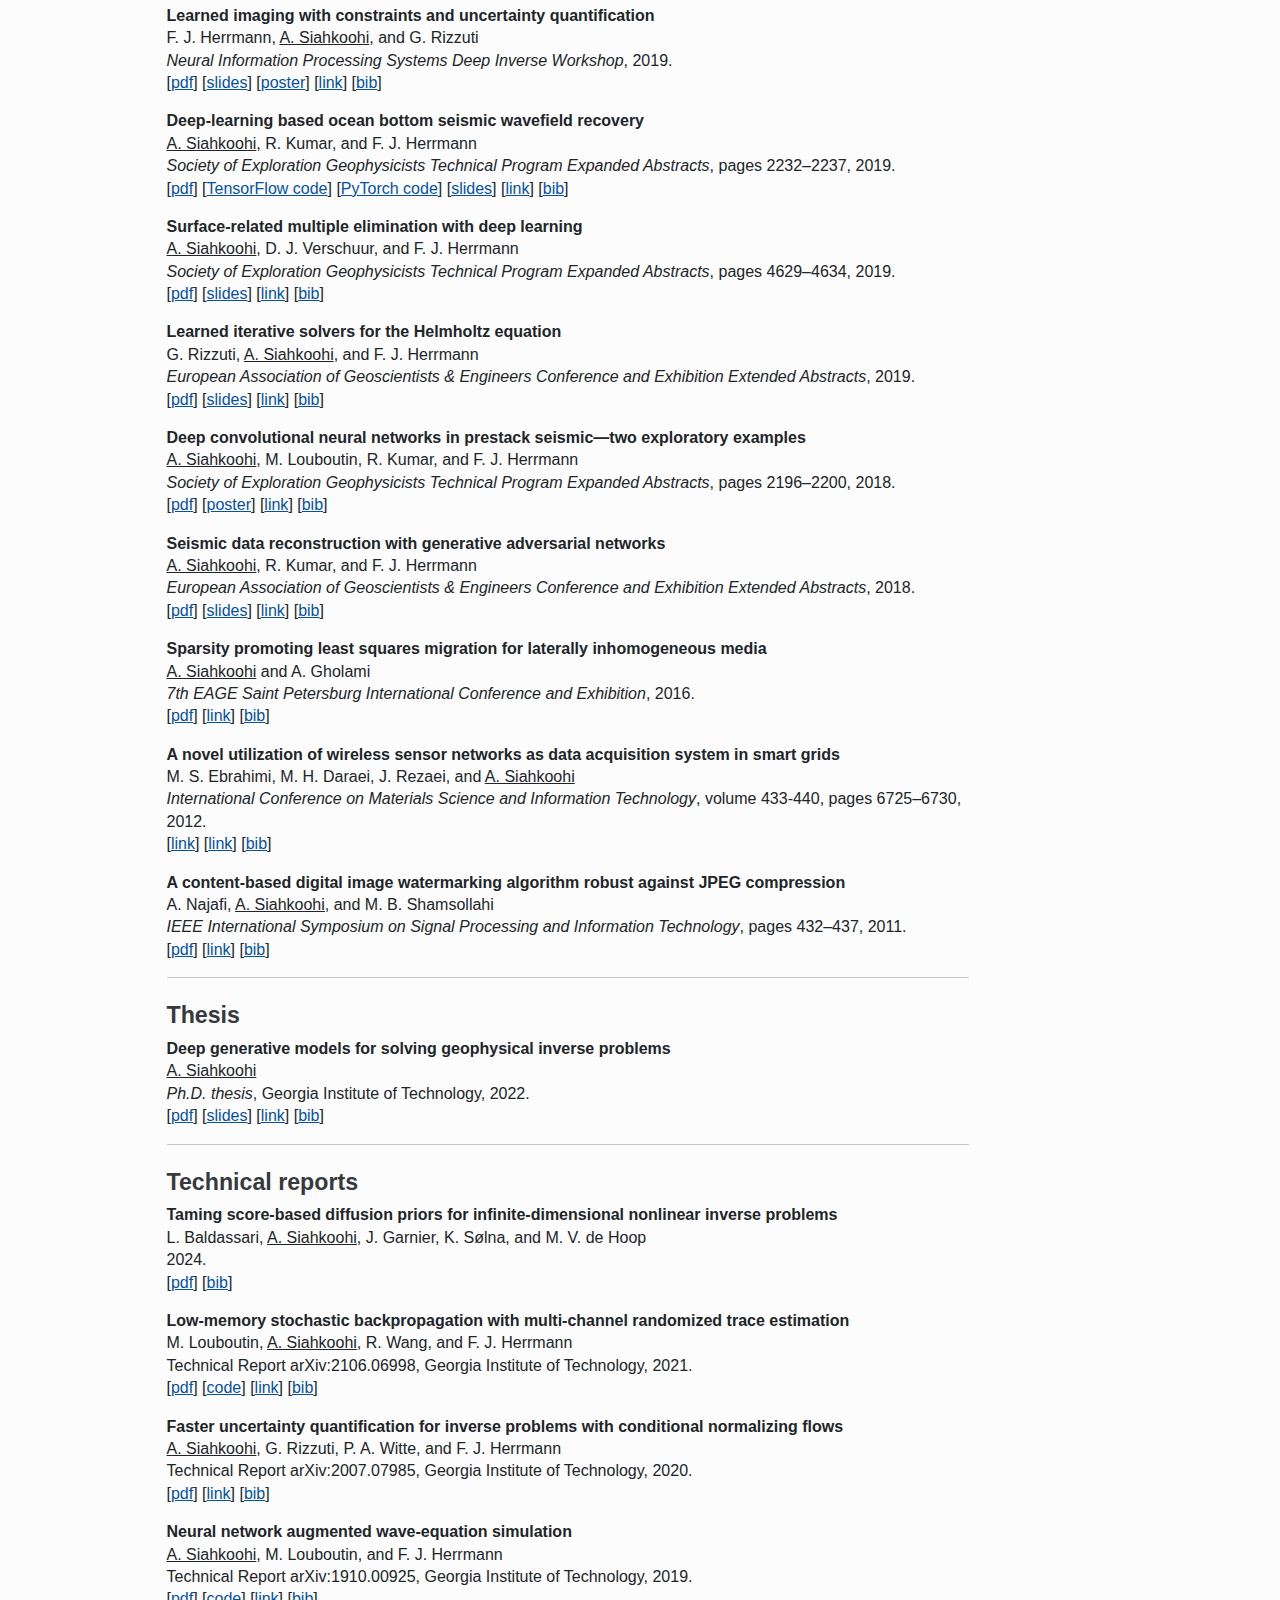
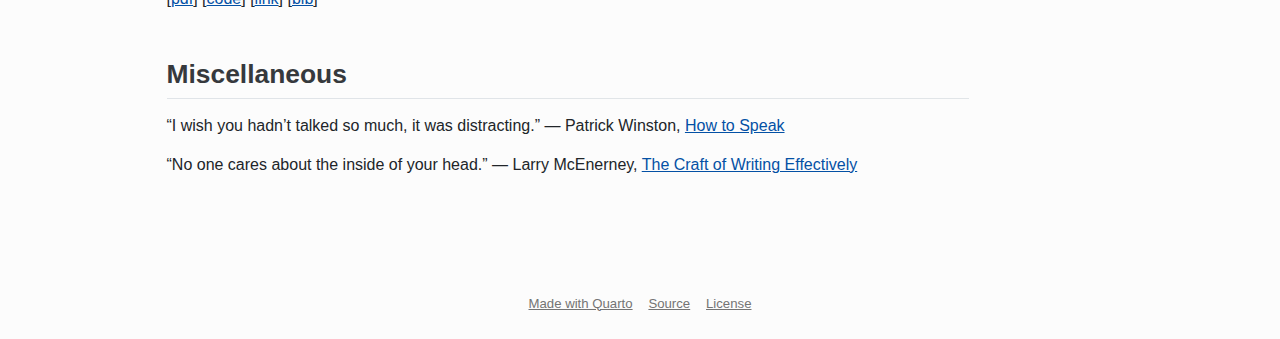
<file: index_backup.html>
<!DOCTYPE html>
<html xmlns="http://www.w3.org/1999/xhtml" lang="en" xml:lang="en"><head>

<meta charset="utf-8">
<meta name="generator" content="quarto-1.3.450">

<meta name="viewport" content="width=device-width, initial-scale=1.0, user-scalable=yes">

<meta name="description" content="Department of Computational Applied Mathematics and Operations Research  Rice University  Houston, TX, USA [alisk@rice.edu]   [CV]   [GitHub]   [Google Scholar]">

<title>Ali Siahkoohi</title>
<style>
code{white-space: pre-wrap;}
span.smallcaps{font-variant: small-caps;}
div.columns{display: flex; gap: min(4vw, 1.5em);}
div.column{flex: auto; overflow-x: auto;}
div.hanging-indent{margin-left: 1.5em; text-indent: -1.5em;}
ul.task-list{list-style: none;}
ul.task-list li input[type="checkbox"] {
  width: 0.8em;
  margin: 0 0.8em 0.2em -1em; /* quarto-specific, see https://github.com/quarto-dev/quarto-cli/issues/4556 */ 
  vertical-align: middle;
}
</style>


<script src="site_libs/quarto-nav/quarto-nav.js"></script>
<script src="site_libs/quarto-nav/headroom.min.js"></script>
<script src="site_libs/quarto-html/quarto.js"></script>
<script src="site_libs/quarto-html/popper.min.js"></script>
<link href="site_libs/quarto-html/quarto-syntax-highlighting.css" rel="stylesheet" class="quarto-color-scheme" id="quarto-text-highlighting-styles">
<link href="site_libs/quarto-html/quarto-syntax-highlighting-dark.css" rel="prefetch" class="quarto-color-scheme quarto-color-alternate" id="quarto-text-highlighting-styles">
<script src="site_libs/bootstrap/bootstrap.min.js"></script>
<link href="site_libs/bootstrap/bootstrap-icons.css" rel="stylesheet">
<link href="site_libs/bootstrap/bootstrap.min.css" rel="stylesheet" class="quarto-color-scheme" id="quarto-bootstrap" data-mode="light">
<link href="site_libs/bootstrap/bootstrap-dark.min.css" rel="prefetch" class="quarto-color-scheme quarto-color-alternate" id="quarto-bootstrap" data-mode="dark">
<script id="quarto-search-options" type="application/json">{
  "language": {
    "search-no-results-text": "No results",
    "search-matching-documents-text": "matching documents",
    "search-copy-link-title": "Copy link to search",
    "search-hide-matches-text": "Hide additional matches",
    "search-more-match-text": "more match in this document",
    "search-more-matches-text": "more matches in this document",
    "search-clear-button-title": "Clear",
    "search-detached-cancel-button-title": "Cancel",
    "search-submit-button-title": "Submit",
    "search-label": "Search"
  }
}</script>
<script async="" src="https://www.googletagmanager.com/gtag/js?id=G-VCVVD4KWRF"></script>

<script type="text/javascript">

window.dataLayer = window.dataLayer || [];
function gtag(){dataLayer.push(arguments);}
gtag('js', new Date());
gtag('config', 'G-VCVVD4KWRF', { 'anonymize_ip': true});
</script>


</head>

<body>

<div id="quarto-search-results"></div>
<!-- content -->
<div id="quarto-content" class="quarto-container page-columns page-rows-contents page-layout-article">
<!-- sidebar -->
<!-- margin-sidebar -->
    <div id="quarto-margin-sidebar" class="sidebar margin-sidebar">
        <nav id="TOC" role="doc-toc" class="toc-active">
    <h2 id="toc-title"><br><br><br></h2>
   
  <ul>
  <li><a href="#research-interests" id="toc-research-interests" class="nav-link active" data-scroll-target="#research-interests">Research interests</a></li>
  <li><a href="#education" id="toc-education" class="nav-link" data-scroll-target="#education">Education</a></li>
  <li><a href="#publications" id="toc-publications" class="nav-link" data-scroll-target="#publications">Publications</a>
  <ul class="collapse">
  <li><a href="#preprints" id="toc-preprints" class="nav-link" data-scroll-target="#preprints">Preprints</a></li>
  <li><a href="#journal-papers" id="toc-journal-papers" class="nav-link" data-scroll-target="#journal-papers">Journal papers</a></li>
  <li><a href="#conference-proceedings-and-presentations" id="toc-conference-proceedings-and-presentations" class="nav-link" data-scroll-target="#conference-proceedings-and-presentations">Conference proceedings and presentations</a></li>
  <li><a href="#thesis" id="toc-thesis" class="nav-link" data-scroll-target="#thesis">Thesis</a></li>
  <li><a href="#technical-reports" id="toc-technical-reports" class="nav-link" data-scroll-target="#technical-reports">Technical reports</a></li>
  </ul></li>
  <li><a href="#miscellaneous" id="toc-miscellaneous" class="nav-link" data-scroll-target="#miscellaneous">Miscellaneous</a></li>
  </ul>
</nav>
    </div>
<!-- main -->
<main class="content page-columns page-full" id="quarto-document-content">



<div class="quarto-about-solana column-body">
  <div class="about-entity">
    <div class="entity-contents">
      <header id="title-block-header" class="quarto-title-block default">
<div class="quarto-title">
<h1 class="title">Ali Siahkoohi</h1>
<p class="subtitle lead">Simons Postdoctoral Fellow</p>
</div>
<div>
  <div class="description">
    <p>Department of Computational Applied Mathematics and Operations Research<br> Rice University<br> Houston, TX, USA<br></p>
    <p>[<a href="mailto:alisk@rice.edu"><u>alisk@rice.edu</u></a>]   [<a href="./files/AliSiahkoohi-CV.pdf"><u>CV</u></a>]   [<a href="https://github.com/alisiahkoohi"><u>GitHub</u></a>]   [<a href="https://scholar.google.com/citations?hl=en&amp;user=sxRMqYIAAAAJ&amp;view_op=list_works&amp;sortby=pubdate"><u>Google Scholar</u></a>]</p>
  </div>
</div>
<div class="quarto-title-meta">
  </div>
</header> 
      <div class="about-contents"><div id="heading">
</div></div>
    </div>
    <img src="files/ali.jpg" class="about-image
  round " style="height: 185px; width: 185px;">
  </div>
</div>

<div style="display: flex; justify-content: center;">
<p><span style="
    background-color: #fdfbd3; 
    color: #373a3c; 
    border: 1px solid #727475; 
    padding: 6px; 
    border-radius: 5px;
    display: inline-block;
    max-width: 100%;
    word-wrap: break-word;
    text-align: center;
  "> <strong>I will be joining the ECE department at Johns Hopkins University <br> as a tenure-track assistant professor in Fall 2025</strong> </span></p>
</div>
<section id="research-interests" class="level2">
<h2 data-anchor-id="research-interests">Research interests</h2>
<p>My research, under the mentorship of <a href="http://maartendehoop.rice.edu/">Maarten V. de Hoop</a> and <a href="https://richb.rice.edu/">Richard G. Baraniuk</a>, focuses on understanding and addressing AI robustness concerns, particularly by designing scalable methods for <strong>quantifying uncertainty in AI</strong> models through the use of generative models, variational inference, and hypernetworks.</p>
</section>
<section id="education" class="level2">
<h2 data-anchor-id="education">Education</h2>
<p><strong>Georgia Institute of Technology</strong>, Atlanta, GA, USA<br>
Ph.D., 2022, <em>Computational Science and Engineering</em><br>
Minor in <em>Applied Mathematics</em></p>
<p><strong>University of Tehran</strong>, Tehran, Iran<br>
M.Sc., 2016, <em>Geophysics</em></p>
<p><strong>Sharif University of Technology</strong>, Tehran, Iran<br>
B.Sc., 2013, <em>Electrical Engineering</em></p>
</section>
<section id="publications" class="level2">
<h2 data-anchor-id="publications">Publications</h2>
<section id="preprints" class="level3">
<h3 data-anchor-id="preprints">Preprints</h3>
<p><strong>Improving fairness and mitigating MADness in generative models</strong><br>
P. M. Mayer, L. Luzi, <u>A. Siahkoohi</u>, D. H. Johnson, and R. G. Baraniuk<br>
2024.<br>
[<a href="https://arxiv.org/abs/2405.13977">pdf</a>] [<a href="https://raw.githubusercontent.com/alisiahkoohi/alisiahkoohi.github.io/master/files/MayerLuziSiahkoohiEtAl_2024.bib">bib</a>]</p>
<p><strong>Martian time-series unraveled: A multi-scale nested approach with factorial variational autoencoders</strong><br>
<u>A. Siahkoohi</u>, R. Morel, R. Balestriero, E. Allys, G. Sainton, T. Kawamura, and M. V. de Hoop<br>
2024.<br>
[<a href="https://arxiv.org/abs/2305.16189">pdf</a>] [<a href="https://github.com/alisiahkoohi/facvae">code</a>] [<a href="https://www.dropbox.com/s/ycwu3y3jik33xpo/slides.pdf?dl=0">slides</a>] [<a href="https://raw.githubusercontent.com/alisiahkoohi/alisiahkoohi.github.io/master/files/SiahkoohiMorelBalestrieroEtAl_2024.bib">bib</a>]</p>
<p><strong>ASPIRE: Iterative amortized posterior inference for Bayesian inverse problems</strong><br>
R. Orozco, <u>A. Siahkoohi</u>, M. Louboutin, and F. J. Herrmann<br>
2024.<br>
[<a href="https://arxiv.org/abs/2405.05398">pdf</a>] [<a href="https://github.com/slimgroup/ASPIRE.jl">code</a>] [<a href="https://raw.githubusercontent.com/alisiahkoohi/alisiahkoohi.github.io/master/files/OrozcoSiahkoohiLouboutinEtAl_2024.bib">bib</a>]</p>
<hr>
</section>
<section id="journal-papers" class="level3">
<h3 data-anchor-id="journal-papers">Journal papers</h3>
<p><strong>InvertibleNetworks.jl: A Julia package for scalable normalizing flows</strong><br>
R. Orozco, P. Witte, M. Louboutin, <u>A. Siahkoohi</u>, G. Rizzuti, B. Peters, and F. J. Herrmann<br>
<em>Journal of Open Source Software</em>, 9(99):6554, 2024.<br>
[<a href="https://www.theoj.org/joss-papers/joss.06554/10.21105.joss.06554.pdf">pdf</a>] [<a href="https://github.com/slimgroup/InvertibleNetworks.jl">code</a>] [<a href="https://joss.theoj.org/papers/10.21105/joss.06554">link</a>] [<a href="https://raw.githubusercontent.com/alisiahkoohi/alisiahkoohi.github.io/master/files/OrozcoWitteLouboutinEtAl_2024.bib">bib</a>]</p>
<p><strong>Boomerang: Local sampling on image manifolds using diffusion models</strong><br>
L. Luzi, P. M. Mayer, J. Casco-Rodriguez, <u>A. Siahkoohi</u>, and R. G. Baraniuk<br>
<em>Transactions on Machine Learning Research</em>, 2024.<br>
[<a href="https://openreview.net/pdf?id=NYdThkjNW1">pdf</a>] [<a href="https://colab.research.google.com/drive/1PV5Z6b14HYZNx1lHCaEVhId-Y4baKXwt">code</a>] [<a href="https://openreview.net/forum?id=NYdThkjNW1">link</a>] [<a href="https://raw.githubusercontent.com/alisiahkoohi/alisiahkoohi.github.io/master/files/LuziMayerCasco_RodriguezEtAl_2024.bib">bib</a>]</p>
<p><strong>Learned multiphysics inversion with differentiable programming and machine learning</strong><br>
M. Louboutin, Z. Yin, R. Orozco, T. J. Grady II, <u>A. Siahkoohi</u>, G. Rizzuti, P. A. Witte, O. Møyner, G. J. Gorman, and F. J. Herrmann<br>
<em>The Leading Edge</em>, 42(7):474–486, 2023.<br>
[<a href="https://slim.gatech.edu/Publications/Public/Journals/TheLeadingEdge/2023/louboutin2023lmi/le_software.pdf">pdf</a>] [<a href="https://library.seg.org/doi/10.1190/tle42070474.1">link</a>] [<a href="https://raw.githubusercontent.com/alisiahkoohi/alisiahkoohi.github.io/master/files/LouboutinYinOrozcoEtAl_2023.bib">bib</a>] [featured in <a href="https://seg.org/podcasts/episode-194-improving-integration-in-machine-learning-workflows/">Seismic Soundoff</a>]</p>
<p><strong>Optimized time-lapse acquisition design via spectral gap ratio minimization</strong><br>
Y. Zhang, Z. Yin, O. López, <u>A. Siahkoohi</u>, M. Louboutin, R. Kumar, and F. J. Herrmann<br>
<em>Geophysics</em>, 88(4):A19–A23, 2023.<br>
[<a href="https://arxiv.org/abs/2302.01534">pdf</a>] [<a href="https://library.seg.org/doi/10.1190/geo2023-0024.1">link</a>] [<a href="https://raw.githubusercontent.com/alisiahkoohi/alisiahkoohi.github.io/master/files/ZhangYinLopezEtAl_2023b.bib">bib</a>]</p>
<p><strong>Reliable amortized variational inference with physics-based latent distribution correction</strong><br>
<u>A. Siahkoohi</u>, G. Rizzuti, R. Orozco, and F. J. Herrmann<br>
<em>Geophysics</em>, 88(3):R297–R322, 2023.<br>
[<a href="https://arxiv.org/abs/2207.11640">pdf</a>] [<a href="https://slim.gatech.edu/Publications/Public/Conferences/SEG/2022/siahkoohi2022SEGWSrav/Thur-15-55-Siahkoohi.pdf">slides</a>] [<a href="https://github.com/slimgroup/ReliableAVI.jl">code</a>] [<a href="https://library.seg.org/doi/abs/10.1190/geo2022-0472.1">link</a>] [<a href="https://raw.githubusercontent.com/alisiahkoohi/alisiahkoohi.github.io/master/files/SiahkoohiRizzutiOrozcoEtAl_2023.bib">bib</a>] [featured in <a href="https://library.seg.org/doi/10.1190/tle42080572.1">Geophysics Bright Spots</a>]</p>
<p><strong>Deep Bayesian inference for seismic imaging with tasks</strong><br>
<u>A. Siahkoohi</u>, G. Rizzuti, and F. J. Herrmann<br>
<em>Geophysics</em>, 87(5):S281–S302, 2022.<br>
[<a href="https://arxiv.org/abs/2110.04825">pdf</a>] [<a href="https://github.com/slimgroup/dp4imaging">code</a>] [<a href="https://library.seg.org/doi/10.1190/geo2021-0666.1">link</a>] [<a href="https://raw.githubusercontent.com/alisiahkoohi/alisiahkoohi.github.io/master/files/SiahkoohiRizzutiHerrmann_2022.bib">bib</a>]</p>
<p><strong>The importance of transfer learning in seismic modeling and imaging</strong><br>
<u>A. Siahkoohi</u>, M. Louboutin, and F. J. Herrmann<br>
<em>Geophysics</em>, 84(6):A47–A52, 2019.<br>
[<a href="https://slim.gatech.edu/Publications/Public/Journals/Geophysics/2019/siahkoohi2019itl/siahkoohi2019itl.pdf">pdf</a>] [<a href="https://github.com/alisiahkoohi/importance-of-transfer-learning">code</a>] [<a href="https://library.seg.org/doi/10.1190/geo2019-0056.1">link</a>] [<a href="https://raw.githubusercontent.com/alisiahkoohi/alisiahkoohi.github.io/master/files/SiahkoohiLouboutinHerrmann_2019a.bib">bib</a>]</p>
<hr>
</section>
<section id="conference-proceedings-and-presentations" class="level3">
<h3 data-anchor-id="conference-proceedings-and-presentations">Conference proceedings and presentations</h3>
<p><strong>Self-consuming generative models go MAD</strong><br>
S. Alemohammad, J. Casco-Rodriguez, L. Luzi, A. I. Humayun, H. Babaei, D. LeJeune, <u>A. Siahkoohi</u>, and R. G. Baraniuk<br>
<em>The Twelfth International Conference on Learning Representations</em>, 2024.<br>
[<a href="https://openreview.net/pdf?id=ShjMHfmPs0">pdf</a>] [<a href="https://arxiv.org/abs/2307.01850">extended pdf</a>] [<a href="https://iclr.cc/media/PosterPDFs/ICLR%202024/18592.png?t=1714784281.722506">poster</a>] [<a href="https://iclr.cc/virtual/2024/poster/18592">link</a>] [<a href="https://raw.githubusercontent.com/alisiahkoohi/alisiahkoohi.github.io/master/files/AlemohammadCasco_RodriguezLuziEtAl_2024.bib">bib</a>] [featured in the news <sup><a href="https://www.tomshardware.com/news/generative-ai-goes-mad-when-trained-on-artificial-data-over-five-times">1</a>,</sup> <sup><a href="https://futurism.com/ai-trained-ai-generated-data">2</a>,</sup> <sup><a href="https://www.tweaktown.com/news/92328/scientists-make-ai-go-crazy-by-feeding-it-generated-content/">3</a>,</sup> <sup><a href="https://www.newscientist.com/article/2382519-ais-trained-on-ai-generated-images-produce-glitches-and-blurs/">4</a>,</sup> <sup><a href="https://www.cdotrends.com/story/18288/training-ai-outputs-generative-ai-mad/">5</a>,</sup> <sup><a href="https://futurism.com/ai-trained-ai-generated-data-interview">6</a>,</sup> <sup><a href="https://www.telegraph.co.uk/business/2024/02/01/why-ai-new-age-of-fake-news-and-disinformation/">7</a>,</sup> <sup><a href="https://finance.yahoo.com/news/ais-mad-cow-disease-problem-tramples-into-earnings-season-100005953.html">8</a>,</sup> <sup><a href="https://fortune.com/2024/04/18/linkedin-microsoft-collaborative-articles-generative-ai-feedback-loop-user-backlash/?456789">9</a>,</sup> <sup><a href="https://news.rice.edu/news/2024/breaking-mad-generative-ai-could-break-internet">10</a>,</sup> <sup><a href="https://www.nytimes.com/interactive/2024/08/26/upshot/ai-synthetic-data.html">11</a>,</sup> <sup><a href="https://futurism.com/ai-slowly-killing-itself">12</a></sup>]</p>
<p><strong>Titan: Bringing the deep image prior to implicit representations</strong><br>
L. Luzi, D. LeJeune, <u>A. Siahkoohi</u>, S. Alemohammad, V. Saragadam, H. Babaei, N. Liu, Z. Wang, and R. G. Baraniuk<br>
<em>IEEE International Conference on Acoustics, Speech and Signal Processing</em>, pages 6165–6169, 2024.<br>
[<a href="https://arxiv.org/abs/2211.00219">pdf</a>] [<a href="https://github.com/dlej/titan-implicit-prior">code</a>] [<a href="https://ieeexplore.ieee.org/document/10446136">link</a>] [<a href="https://raw.githubusercontent.com/alisiahkoohi/alisiahkoohi.github.io/master/files/LuziLeJeuneSiahkoohiEtAl_2024.bib">bib</a>]</p>
<p><strong>Conditional score-based diffusion models for Bayesian inference in infinite dimensions</strong><br>
L. Baldassari, <u>A. Siahkoohi</u>, J. Garnier, K. Sølna, and M. V. de Hoop<br>
<em>Advances in Neural Information Processing Systems</em>, volume 36, pages 24262–24290, 2023.<br>
[<a href="https://papers.nips.cc/paper_files/paper/2023/file/4c79c359b3c5f077c0b955f93cb0f53e-Paper-Conference.pdf">pdf</a>] [<a href="https://www.dropbox.com/scl/fi/bmgnbex0zcf575fjgzybu/slides.pdf?rlkey=2rd9nhc4a6tt8s65lk5sqbz2r&amp;dl=0">slides</a>] [<a href="https://www.dropbox.com/scl/fi/7t9p0gogw6g7dmn8u52c6/poster.pdf?rlkey=sftpfelbglvrpi4lkn6tgp31q&amp;dl=0">poster</a>] [<a href="https://github.com/alisiahkoohi/csgm">code</a>] [<a href="https://papers.nips.cc/paper_files/paper/2023/hash/4c79c359b3c5f077c0b955f93cb0f53e-Abstract-Conference.html">link</a>] [<a href="https://raw.githubusercontent.com/alisiahkoohi/alisiahkoohi.github.io/master/files/BaldassariSiahkoohiGarnierEtAl_2023.bib">bib</a>] [featured as a <a href="https://nips.cc/virtual/2023/events/spotlight-posters-2023">Spotlight presentation</a>]</p>
<p><strong>Unearthing InSights into Mars: Unsupervised source separation with limited data</strong><br>
<u>A. Siahkoohi</u>, R. Morel, M. V. de Hoop, E. Allys, G. Sainton, and T. Kawamura<br>
<em>Proceedings of the 40th International Conference on Machine Learning</em>, volume 202, pages 31754–31772, 2023.<br>
[<a href="https://proceedings.mlr.press/v202/siahkoohi23a/siahkoohi23a.pdf">pdf</a>] [<a href="https://www.dropbox.com/scl/fi/k5fmfp4cs97u5he3niowa/slides.pdf?rlkey=m6rmkye7c8bmrxx5upqzs20nk&amp;dl=0">slides</a>] [<a href="https://www.dropbox.com/scl/fi/eny6xqxt9uvjzhv080dpj/poster.pdf?rlkey=ddveuoe1d3c8jh17rrhn4o9x8&amp;dl=0">poster</a>] [<a href="https://github.com/alisiahkoohi/insight_src_sep">code</a>] [<a href="https://proceedings.mlr.press/v202/siahkoohi23a.html">link</a>] [<a href="https://raw.githubusercontent.com/alisiahkoohi/alisiahkoohi.github.io/master/files/SiahkoohiMorelHoopEtAl_2023.bib">bib</a>]</p>
<p><strong>Amortized normalizing flows for transcranial ultrasound with uncertainty quantification</strong><br>
R. Orozco, M. Louboutin, <u>A. Siahkoohi</u>, G. Rizzuti, T. van Leeuwen, and F. J. Herrmann<br>
<em>Medical Imaging with Deep Learning</em>, volume 227, pages 332–349, 2023.<br>
[<a href="https://proceedings.mlr.press/v227/orozco24a/orozco24a.pdf">pdf</a>] [<a href="https://proceedings.mlr.press/v227/orozco24a.html">link</a>] [<a href="https://raw.githubusercontent.com/alisiahkoohi/alisiahkoohi.github.io/master/files/OrozcoLouboutinSiahkoohiEtAl_2023.bib">bib</a>]</p>
<p><strong>Refining amortized posterior approximations using gradient-based summary statistics</strong><br>
R. Orozco, <u>A. Siahkoohi</u>, M. Louboutin, and F. J. Herrmann<br>
<em>5th Symposium on Advances in Approximate Bayesian Inference</em>, 2023.<br>
[<a href="https://openreview.net/forum?id=3ukmQJ8Ky2N">pdf</a>] [<a href="https://approximateinference.org/2023/accepted/index.html">link</a>] [<a href="https://raw.githubusercontent.com/alisiahkoohi/alisiahkoohi.github.io/master/files/OrozcoSiahkoohiLouboutinEtAl_2023.bib">bib</a>]</p>
<p><strong>Adjoint operators enable fast and amortized machine learning based Bayesian uncertainty quantification</strong><br>
R. Orozco, <u>A. Siahkoohi</u>, G. Rizzuti, T. van Leeuwen, and F. J. Herrmann<br>
<em>Medical Imaging 2023: Image Processing</em>, volume 12464, page 124641L, 2023.<br>
[<a href="https://slim.gatech.edu/Publications/Public/Conferences/SPIE/2023/orozco2022SPIEadjoint/SPIE_2022_adjoint.pdf">pdf</a>] [<a href="https://www.spiedigitallibrary.org/conference-proceedings-of-spie/12464/124641L/Adjoint-operators-enable-fast-and-amortized-machine-learning-based-Bayesian/10.1117/12.2651691.short">link</a>] [<a href="https://raw.githubusercontent.com/alisiahkoohi/alisiahkoohi.github.io/master/files/OrozcoSiahkoohiRizzutiEtAl_2023.bib">bib</a>]</p>
<p><strong>Learned one-shot imaging</strong><br>
M. Louboutin, R. Orozco, <u>A. Siahkoohi</u>, and F. J. Herrmann<br>
<em>Third International Meeting for Applied Geoscience &amp; Energy</em>, 2023.<br>
[<a href="https://slimgroup.github.io/IMAGE2023/OneShot/abstract.html">html</a>] [<a href="https://slim.gatech.edu/Publications/Public/Conferences/SEG/2023/louboutin2023IMAGEloi/louboutin2023IMAGEloi_pres.pdf">poster</a>] [<a href="https://github.com/mloubout/OneShotImaging">code</a>] [<a href="https://raw.githubusercontent.com/alisiahkoohi/alisiahkoohi.github.io/master/files/OrozcoSiahkoohiRizzutiEtAl_2023.bib">bib</a>]</p>
<p><strong>3D seismic survey design by maximizing the spectral gap</strong><br>
Y. Zhang, Z. Yin, O. Lopez, <u>A. Siahkoohi</u>, M. Louboutin, and F. J. Herrmann<br>
<em>Third International Meeting for Applied Geoscience &amp; Energy</em>, 2023.<br>
[<a href="https://arxiv.org/abs/2311.02298">pdf</a>] [<a href="https://slim.gatech.edu/Publications/Public/Conferences/SEG/2023/zhang2023IMAGEssd/zhang2023IMAGEssd_pres.pdf">poster</a>] [<a href="https://raw.githubusercontent.com/alisiahkoohi/alisiahkoohi.github.io/master/files/ZhangYinLopezEtAl_2023.bib">bib</a>]</p>
<p><strong>Ultra-low-bitrate speech coding with pretrained Transformers</strong><br>
<u>A. Siahkoohi</u>, M. Chinen, T. Denton, W. B. Kleijn, and J. Skoglund<br>
<em>Proceedings of Interspeech</em>, pages 4421–4425, 2022.<br>
[<a href="https://www.isca-archive.org/interspeech_2022/siahkoohi22_interspeech.pdf">pdf</a>] [<a href="https://www.isca-archive.org/interspeech_2022/siahkoohi22_interspeech.html">link</a>] [<a href="https://raw.githubusercontent.com/alisiahkoohi/alisiahkoohi.github.io/master/files/SiahkoohiChinenDentonEtAl_2022.bib">bib</a>]</p>
<p><strong>Velocity continuation with Fourier neural operators for accelerated uncertainty quantification</strong><br>
<u>A. Siahkoohi</u>, M. Louboutin, and F. J. Herrmann<br>
<em>Society of Exploration Geophysicists Technical Program Expanded Abstracts</em>, pages 1765–1769, 2022.<br>
[<a href="https://arxiv.org/abs/2203.14386">pdf</a>] [<a href="https://slim.gatech.edu/Publications/Public/Conferences/SEG/2022/siahkoohi2022SEGvcw/Tue-16-30-Siahkoohi.pdf">slides</a>] [<a href="https://github.com/slimgroup/fno4vc">code</a>] [<a href="https://library.seg.org/doi/10.1190/image2022-3750475.1">link</a>] [<a href="https://raw.githubusercontent.com/alisiahkoohi/alisiahkoohi.github.io/master/files/SiahkoohiLouboutinHerrmann_2022.bib">bib</a>]</p>
<p><strong>Accelerating innovation with software abstractions for scalable computational geophysics</strong><br>
M. Louboutin, P. Witte, <u>A. Siahkoohi</u>, G. Rizzuti, Z. Yin, R. Orozco, and F. J. Herrmann<br>
<em>Society of Exploration Geophysicists Technical Program Expanded Abstracts</em>, pages 1482–1486, 2022.<br>
[<a href="https://arxiv.org/abs/2203.15038">pdf</a>] [<a href="https://slim.gatech.edu/Publications/Public/Conferences/SEG/2022/louboutin2022SEGais/index.html">slides</a>] [<a href="https://library.seg.org/doi/10.1190/image2022-3750561.1">link</a>] [<a href="https://raw.githubusercontent.com/alisiahkoohi/alisiahkoohi.github.io/master/files/LouboutinWitteSiahkoohiEtAl_2022.bib">bib</a>]</p>
<p><strong>Learned coupled inversion for carbon sequestration monitoring and forecasting with Fourier neural operators</strong><br>
Z. Yin, <u>A. Siahkoohi</u>, M. Louboutin, and F. J. Herrmann<br>
<em>Society of Exploration Geophysicists Technical Program Expanded Abstracts</em>, pages 467–472, 2022.<br>
[<a href="https://arxiv.org/abs/2203.14396">pdf</a>] [<a href="https://slim.gatech.edu/Publications/Public/Conferences/SEG/2022/yin2022SEGlci/index.html">slides</a>] [<a href="https://github.com/slimgroup/FNO4CO2">code</a>] [<a href="https://library.seg.org/doi/10.1190/image2022-3722848.1">link</a>] [<a href="https://raw.githubusercontent.com/alisiahkoohi/alisiahkoohi.github.io/master/files/YinSiahkoohiLouboutinEtAl_2022.bib">bib</a>]</p>
<p><strong>A simulation-free seismic survey design by maximizing the spectral gap</strong><br>
Y. Zhang, M. Louboutin, <u>A. Siahkoohi</u>, Z. Yin, R. Kumar, and F. J. Herrmann<br>
<em>Society of Exploration Geophysicists Technical Program Expanded Abstracts</em>, pages 15–20, 2022.<br>
[<a href="https://arxiv.org/abs/2204.02801">pdf</a>] [<a href="https://slim.gatech.edu/Publications/Public/Conferences/SEG/2022/zhang2022SEGass/index.html">slides</a>] [<a href="https://github.com/slimgroup/opt_spectral_gap">code</a>] [<a href="https://library.seg.org/doi/10.1190/image2022-3751690.1">link</a>] [<a href="https://raw.githubusercontent.com/alisiahkoohi/alisiahkoohi.github.io/master/files/ZhangLouboutinSiahkoohiEtAl_2022.bib">bib</a>]</p>
<p><strong>Wave-equation based inversion with amortized variational bayesian inference</strong><br>
<u>A. Siahkoohi</u>, R. Orozco, G. Rizzuti, and F. J. Herrmann<br>
<em>EAGE Workshop on Deep Learning for Seismic Processing: Investigating the Foundations</em>, 2022.<br>
[<a href="https://arxiv.org/abs/2203.15881">pdf</a>] [<a href="https://www.dropbox.com/s/b7jmu793u2bcale/slides.pdf?dl=0">slides</a>] [<a href="https://github.com/slimgroup/ConditionalNFs4Imaging.jl">code</a>] [<a href="https://eage.eventsair.com/eageannual2022/workshop-1">link</a>] [<a href="https://raw.githubusercontent.com/alisiahkoohi/alisiahkoohi.github.io/master/files/SiahkoohiOrozcoRizzutiEtAl_2022.bib">bib</a>]</p>
<p><strong>Photoacoustic imaging with conditional priors from normalizing flows</strong><br>
R. Orozco, <u>A. Siahkoohi</u>, G. Rizzuti, T. van Leeuwen, and F. J. Herrmann<br>
<em>Neural Information Processing Systems Workshop on Deep Learning and Inverse Problems</em>, 2021.<br>
[<a href="https://openreview.net/pdf?id=woi1OTvROO1">pdf</a>] [<a href="https://slim.gatech.edu/Publications/Public/Conferences/NIPS/2021/orozco2021NIPSpicp/posterneurips2021_orozco.pdf">poster</a>] [<a href="https://deep-inverse.org/index.html">link</a>] [<a href="https://raw.githubusercontent.com/alisiahkoohi/alisiahkoohi.github.io/master/files/OrozcoSiahkoohiRizzutiEtAl_2021.bib">bib</a>]</p>
<p><strong>Preconditioned training of normalizing flows for variational inference in inverse problems</strong><br>
<u>A. Siahkoohi</u>, G. Rizzuti, M. Louboutin, P. Witte, and F. J. Herrmann<br>
<em>3rd Symposium on Advances in Approximate Bayesian Inference</em>, 2021.<br>
[<a href="https://openreview.net/forum?id=P9m1sMaNQ8T">pdf</a>] [<a href="https://slim.gatech.edu/Publications/Public/Conferences/AABI/2021/siahkoohi2021AABIpto/siahkoohi2021AABIpto_pres.pdf">slides</a>] [<a href="https://github.com/slimgroup/Software.siahkoohi2021AABIpto">code</a>] [<a href="https://approximateinference.org/2021/accepted/">link</a>] [<a href="https://raw.githubusercontent.com/alisiahkoohi/alisiahkoohi.github.io/master/files/SiahkoohiRizzutiLouboutinEtAl_2021.bib">bib</a>]</p>
<p><strong>Learning by example: Fast reliability-aware seismic imaging with normalizing flows</strong><br>
<u>A. Siahkoohi</u> and F. J. Herrmann<br>
<em>Society of Exploration Geophysicists Technical Program Expanded Abstracts</em>, pages 1580–1585, 2021.<br>
[<a href="https://arxiv.org/abs/2104.06255">pdf</a>] [<a href="https://slim.gatech.edu/Publications/Public/Conferences/SEG/2021/siahkoohi2021SEGlbe/Tue-09-15-siahkoohi.pdf">slides</a>] [<a href="https://github.com/slimgroup/Software.SEG2021/tree/main/ReliabilityAwareImaging.jl">code</a>] [<a href="https://library.seg.org/doi/10.1190/segam2021-3581836.1">link</a>] [<a href="https://raw.githubusercontent.com/alisiahkoohi/alisiahkoohi.github.io/master/files/SiahkoohiHerrmann_2021.bib">bib</a>]</p>
<p><strong>Enabling uncertainty quantification for seismic data preprocessing using normalizing flows (NF)—An interpolation example</strong><br>
R. Kumar, M. Kotsi, <u>A. Siahkoohi</u>, and A. Malcolm<br>
<em>Society of Exploration Geophysicists Technical Program Expanded Abstracts</em>, pages 1515–1519, 2021.<br>
[<a href="https://slim.gatech.edu/Publications/Public/Conferences/SEG/2021/kumar2021SEGeuq/kumar2021SEGeuq.pdf">pdf</a>] [<a href="https://github.com/slimgroup/Software.SEG2021/tree/main/WavefieldRecoveryUQ.jl">code</a>] [<a href="https://library.seg.org/doi/10.1190/segam2021-3583705.1">link</a>] [<a href="https://raw.githubusercontent.com/alisiahkoohi/alisiahkoohi.github.io/master/files/KumarKotsiSiahkoohiEtAl_2021.bib">bib</a>]</p>
<p><strong>Parameterizing uncertainty by deep invertible networks, an application to reservoir characterization</strong><br>
G. Rizzuti, <u>A. Siahkoohi</u>, P. A. Witte, and F. J. Herrmann<br>
<em>Society of Exploration Geophysicists Technical Program Expanded Abstracts</em>, pages 1541–1545, 2020.<br>
[<a href="https://arxiv.org/abs/2004.07871">pdf</a>] [<a href="https://slim.gatech.edu/Publications/Public/Conferences/SEG/2020/rizzuti2020SEGuqavp/rizzuti2020SEGuqavp_pres.pdf">slides</a>] [<a href="https://github.com/slimgroup/Software.SEG2020/tree/master/rizzuti2020SEGuqavp">code</a>] [<a href="https://library.seg.org/doi/abs/10.1190/segam2020-3428150.1">link</a>] [<a href="https://raw.githubusercontent.com/alisiahkoohi/alisiahkoohi.github.io/master/files/RizzutiSiahkoohiWitteEtAl_2020.bib">bib</a>]</p>
<p><strong>Transfer learning in large-scale ocean bottom seismic wavefield reconstruction</strong><br>
M. Zhang, <u>A. Siahkoohi</u>, and F. J. Herrmann<br>
<em>Society of Exploration Geophysicists Technical Program Expanded Abstracts</em>, pages 1666–1670, 2020.<br>
[<a href="https://arxiv.org/abs/2004.07388">pdf</a>] [<a href="https://slim.gatech.edu/Publications/Public/Conferences/SEG/2020/zhang2020SEGtli/zhang2020SEGtli_pres.pdf">slides</a>] [<a href="https://github.com/slimgroup/Software.SEG2020/tree/master/zhang2020SEGtli">code</a>] [<a href="https://library.seg.org/doi/10.1190/segam2020-3427882.1">link</a>] [<a href="https://raw.githubusercontent.com/alisiahkoohi/alisiahkoohi.github.io/master/files/ZhangSiahkoohiHerrmann_2020.bib">bib</a>]</p>
<p><strong>Weak deep priors for seismic imaging</strong><br>
<u>A. Siahkoohi</u>, G. Rizzuti, and F. J. Herrmann<br>
<em>Society of Exploration Geophysicists Technical Program Expanded Abstracts</em>, pages 2998–3002, 2020.<br>
[<a href="https://arxiv.org/abs/2004.06835">pdf</a>] [<a href="https://slim.gatech.edu/Publications/Public/Conferences/SEG/2020/siahkoohi2020SEGwdp/siahkoohi2020SEGwdp_pres.pdf">slides</a>] [<a href="https://github.com/slimgroup/Software.SEG2020/tree/master/siahkoohi2020SEGwdp">code</a>] [<a href="https://library.seg.org/doi/10.1190/segam2020-3417568.1">link</a>] [<a href="https://raw.githubusercontent.com/alisiahkoohi/alisiahkoohi.github.io/master/files/SiahkoohiRizzutiHerrmann_2020c.bib">bib</a>]</p>
<p><strong>Uncertainty quantification in imaging and automatic horizon tracking—a Bayesian deep-prior based approach</strong><br>
<u>A. Siahkoohi</u>, G. Rizzuti, and F. J. Herrmann<br>
<em>Society of Exploration Geophysicists Technical Program Expanded Abstracts</em>, pages 1636–1640, 2020.<br>
[<a href="https://arxiv.org/abs/2004.00227">pdf</a>] [<a href="https://slim.gatech.edu/Publications/Public/Conferences/SEG/2020/siahkoohi2020SEGuqi/siahkoohi2020SEGuqi_pres.pdf">slides</a>] [<a href="https://github.com/slimgroup/Software.SEG2020/tree/master/siahkoohi2020SEGuqi">code</a>] [<a href="https://library.seg.org/doi/abs/10.1190/segam2020-3417560.1">link</a>] [<a href="https://raw.githubusercontent.com/alisiahkoohi/alisiahkoohi.github.io/master/files/SiahkoohiRizzutiHerrmann_2020b.bib">bib</a>]</p>
<p><strong>A deep-learning based Bayesian approach to seismic imaging and uncertainty quantification</strong><br>
<u>A. Siahkoohi</u>, G. Rizzuti, and F. J. Herrmann<br>
<em>European Association of Geoscientists &amp; Engineers Conference and Exhibition Extended Abstracts</em>, 2020.<br>
[<a href="https://arxiv.org/abs/2001.04567">pdf</a>] [<a href="https://www.dropbox.com/s/yd7mywyjlfbr2sc/slides.pdf?dl=0">slides</a>] [<a href="https://github.com/alisiahkoohi/seismic-imaging-with-SGLD">code</a>] [<a href="https://slim.gatech.edu/content/deep-learning-based-bayesian-approach-seismic-imaging-and-uncertainty-quantification">link</a>] [<a href="https://raw.githubusercontent.com/alisiahkoohi/alisiahkoohi.github.io/master/files/SiahkoohiRizzutiHerrmann_2020a.bib">bib</a>]</p>
<p><strong>Learned imaging with constraints and uncertainty quantification</strong><br>
F. J. Herrmann, <u>A. Siahkoohi</u>, and G. Rizzuti<br>
<em>Neural Information Processing Systems Deep Inverse Workshop</em>, 2019.<br>
[<a href="https://openreview.net/pdf?id=Hyet2Q29IS">pdf</a>] [<a href="https://slim.gatech.edu/Publications/Public/Lectures/HotCSE/2019/herrmann2019HOTCSEliwcuq/herrmann2019HOTCSEliwcuq.pdf">slides</a>] [<a href="https://slim.gatech.edu/Publications/Public/Conferences/NIPS/2019/herrmann2019NIPSliwcuc/herrmann2019NIPSliwcuc_pres.pdf">poster</a>] [<a href="https://deep-inverse.org/2019.html">link</a>] [<a href="https://raw.githubusercontent.com/alisiahkoohi/alisiahkoohi.github.io/master/files/HerrmannSiahkoohiRizzuti_2019.bib">bib</a>]</p>
<p><strong>Deep-learning based ocean bottom seismic wavefield recovery</strong><br>
<u>A. Siahkoohi</u>, R. Kumar, and F. J. Herrmann<br>
<em>Society of Exploration Geophysicists Technical Program Expanded Abstracts</em>, pages 2232–2237, 2019.<br>
[<a href="https://slim.gatech.edu/Publications/Public/Conferences/SEG/2019/siahkoohi2019SEGdlb/siahkoohi2019SEGdlb.pdf">pdf</a>] [<a href="https://github.com/alisiahkoohi/wavefield-reconstruction">TensorFlow code</a>] [<a href="https://github.com/alisiahkoohi/wavefield-reconstruction-torch">PyTorch code</a>] [<a href="https://slim.gatech.edu/Publications/Public/Conferences/SEG/2019/siahkoohi2019SEGdlb/siahkoohi2019SEGdlb_pres.pdf">slides</a>] [<a href="https://library.seg.org/doi/10.1190/segam2019-3216632.1">link</a>] [<a href="https://raw.githubusercontent.com/alisiahkoohi/alisiahkoohi.github.io/master/files/SiahkoohiKumarHerrmann_2019.bib">bib</a>]</p>
<p><strong>Surface-related multiple elimination with deep learning</strong><br>
<u>A. Siahkoohi</u>, D. J. Verschuur, and F. J. Herrmann<br>
<em>Society of Exploration Geophysicists Technical Program Expanded Abstracts</em>, pages 4629–4634, 2019.<br>
[<a href="https://slim.gatech.edu/Publications/Public/Conferences/SEG/2019/siahkoohi2019SEGsrm/siahkoohi2019SEGsrm.pdf">pdf</a>] [<a href="https://slim.gatech.edu/Publications/Public/Conferences/SEG/2019/siahkoohi2019SEGsrm/siahkoohi2019SEGsrm_pres.pdf">slides</a>] [<a href="https://library.seg.org/doi/10.1190/segam2019-3216723.1">link</a>] [<a href="https://raw.githubusercontent.com/alisiahkoohi/alisiahkoohi.github.io/master/files/SiahkoohiVerschuurHerrmann_2019.bib">bib</a>]</p>
<p><strong>Learned iterative solvers for the Helmholtz equation</strong><br>
G. Rizzuti, <u>A. Siahkoohi</u>, and F. J. Herrmann<br>
<em>European Association of Geoscientists &amp; Engineers Conference and Exhibition Extended Abstracts</em>, 2019.<br>
[<a href="https://slim.gatech.edu/Publications/Public/Conferences/EAGE/2019/rizzuti2019EAGElis/rizzuti2019EAGElis.pdf">pdf</a>] [<a href="https://slim.gatech.edu/Publications/Public/Conferences/EAGE/2019/rizzuti2019EAGElis/rizzuti2019EAGElis_pres.pdf">slides</a>] [<a href="https://www.earthdoc.org/content/papers/10.3997/2214-4609.201901542">link</a>] [<a href="https://raw.githubusercontent.com/alisiahkoohi/alisiahkoohi.github.io/master/files/RizzutiSiahkoohiHerrmann_2019.bib">bib</a>]</p>
<p><strong>Deep convolutional neural networks in prestack seismic—two exploratory examples</strong><br>
<u>A. Siahkoohi</u>, M. Louboutin, R. Kumar, and F. J. Herrmann<br>
<em>Society of Exploration Geophysicists Technical Program Expanded Abstracts</em>, pages 2196–2200, 2018.<br>
[<a href="https://slim.gatech.edu/Publications/Public/Conferences/SEG/2018/siahkoohi2018SEGcnn/siahkoohi2018SEGcnn.pdf">pdf</a>] [<a href="https://slim.gatech.edu/Publications/Public/Conferences/SEG/2018/siahkoohi2018SEGcnn/siahkoohi2018SEGcnn_pres.pdf">poster</a>] [<a href="https://library.seg.org/doi/10.1190/segam2018-2998599.1">link</a>] [<a href="https://raw.githubusercontent.com/alisiahkoohi/alisiahkoohi.github.io/master/files/SiahkoohiLouboutinKumarEtAl_2018.bib">bib</a>]</p>
<p><strong>Seismic data reconstruction with generative adversarial networks</strong><br>
<u>A. Siahkoohi</u>, R. Kumar, and F. J. Herrmann<br>
<em>European Association of Geoscientists &amp; Engineers Conference and Exhibition Extended Abstracts</em>, 2018.<br>
[<a href="https://slim.gatech.edu/Publications/Public/Conferences/EAGE/2018/siahkoohi2018EAGEsdr/siahkoohi2018EAGEsdr.pdf">pdf</a>] [<a href="https://slim.gatech.edu/Publications/Public/Conferences/EAGE/2018/siahkoohi2018EAGEsdr/siahkoohi2018EAGEsdr_pres.pdf">slides</a>] [<a href="https://www.earthdoc.org/content/papers/10.3997/2214-4609.201801393">link</a>] [<a href="https://raw.githubusercontent.com/alisiahkoohi/alisiahkoohi.github.io/master/files/SiahkoohiKumarHerrmann_2018.bib">bib</a>]</p>
<p><strong>Sparsity promoting least squares migration for laterally inhomogeneous media</strong><br>
<u>A. Siahkoohi</u> and A. Gholami<br>
<em>7th EAGE Saint Petersburg International Conference and Exhibition</em>, 2016.<br>
[<a href="./files/84208.pdf">pdf</a>] [<a href="https://earthdoc.eage.org/publication/publicationdetails/?publication=84208">link</a>] [<a href="https://raw.githubusercontent.com/alisiahkoohi/alisiahkoohi.github.io/master/files/SiahkoohiGholami_2016.bib">bib</a>]</p>
<p><strong>A novel utilization of wireless sensor networks as data acquisition system in smart grids</strong><br>
M. S. Ebrahimi, M. H. Daraei, J. Rezaei, and <u>A. Siahkoohi</u><br>
<em>International Conference on Materials Science and Information Technology</em>, volume 433-440, pages 6725–6730, 2012.<br>
[<a href="https://www.scientific.net/AMR.433-440.6725.pdf?casa_token=tE-TNCrNU3wAAAAA:HI50WWmEsDMJwheJ4KWDZAcZwmbJz0k_9geUtnY3YuYGsN1X8HAEq8p8JmyoY9qj4YFZqFy8">link</a>] [<a href="https://www.scientific.net/AMR.433-440.6725">link</a>] [<a href="https://raw.githubusercontent.com/alisiahkoohi/alisiahkoohi.github.io/master/files/EbrahimiDaraeiRezaeiEtAl_2012.bib">bib</a>]</p>
<p><strong>A content-based digital image watermarking algorithm robust against JPEG compression</strong><br>
A. Najafi, <u>A. Siahkoohi</u>, and M. B. Shamsollahi<br>
<em>IEEE International Symposium on Signal Processing and Information Technology</em>, pages 432–437, 2011.<br>
[<a href="./files/6151601.pdf">pdf</a>] [<a href="https://ieeexplore.ieee.org/document/6151601/">link</a>] [<a href="https://raw.githubusercontent.com/alisiahkoohi/alisiahkoohi.github.io/master/files/NajafiSiahkoohiShamsollahi_2011.bib">bib</a>]</p>
<hr>
</section>
<section id="thesis" class="level3">
<h3 data-anchor-id="thesis">Thesis</h3>
<p><strong>Deep generative models for solving geophysical inverse problems</strong><br>
<u>A. Siahkoohi</u><br>
<em>Ph.D.&nbsp;thesis</em>, Georgia Institute of Technology, 2022.<br>
[<a href="https://slim.gatech.edu/Publications/Public/Thesis/2022/siahkoohi2022THdgmf/siahkoohi2022THdgmf.pdf">pdf</a>] [<a href="https://slim.gatech.edu/Publications/Public/Thesis/2022/siahkoohi2022THdgmf/siahkoohi2022THdgmf_pres.pdf">slides</a>] [<a href="http://hdl.handle.net/1853/67250">link</a>] [<a href="https://raw.githubusercontent.com/alisiahkoohi/alisiahkoohi.github.io/master/files/Siahkoohi_2022.bib">bib</a>]</p>
<hr>
</section>
<section id="technical-reports" class="level3">
<h3 data-anchor-id="technical-reports">Technical reports</h3>
<p><strong>Taming score-based diffusion priors for infinite-dimensional nonlinear inverse problems</strong><br>
L. Baldassari, <u>A. Siahkoohi</u>, J. Garnier, K. Sølna, and M. V. de Hoop<br>
2024.<br>
[<a href="https://arxiv.org/abs/2405.15676">pdf</a>] [<a href="https://raw.githubusercontent.com/alisiahkoohi/alisiahkoohi.github.io/master/files/BaldassariSiahkoohiGarnierEtAl_2024.bib">bib</a>]</p>
<p><strong>Low-memory stochastic backpropagation with multi-channel randomized trace estimation</strong><br>
M. Louboutin, <u>A. Siahkoohi</u>, R. Wang, and F. J. Herrmann<br>
Technical Report arXiv:2106.06998, Georgia Institute of Technology, 2021.<br>
[<a href="https://arxiv.org/abs/2106.06998">pdf</a>] [<a href="https://github.com/slimgroup/XConv">code</a>] [<a href="https://slim.gatech.edu/content/low-memory-stochastic-backpropagation-multi-channel-randomized-trace-estimation">link</a>] [<a href="https://raw.githubusercontent.com/alisiahkoohi/alisiahkoohi.github.io/master/files/LouboutinSiahkoohiWangEtAl_2021.bib">bib</a>]</p>
<p><strong>Faster uncertainty quantification for inverse problems with conditional normalizing flows</strong><br>
<u>A. Siahkoohi</u>, G. Rizzuti, P. A. Witte, and F. J. Herrmann<br>
Technical Report arXiv:2007.07985, Georgia Institute of Technology, 2020.<br>
[<a href="https://arxiv.org/abs/2007.07985.pdf">pdf</a>] [<a href="https://slim.gatech.edu/content/faster-uncertainty-quantification-inverse-problems-conditional-normalizing-flows">link</a>] [<a href="https://raw.githubusercontent.com/alisiahkoohi/alisiahkoohi.github.io/master/files/SiahkoohiRizzutiWitteEtAl_2020.bib">bib</a>]</p>
<p><strong>Neural network augmented wave-equation simulation</strong><br>
<u>A. Siahkoohi</u>, M. Louboutin, and F. J. Herrmann<br>
Technical Report arXiv:1910.00925, Georgia Institute of Technology, 2019.<br>
[<a href="https://arxiv.org/abs/1910.00925">pdf</a>] [<a href="https://github.com/alisiahkoohi/NN-augmented-wave-sim">code</a>] [<a href="https://slim.gatech.edu/content/neural-network-augmented-wave-equation-simulation">link</a>] [<a href="https://raw.githubusercontent.com/alisiahkoohi/alisiahkoohi.github.io/master/files/SiahkoohiLouboutinHerrmann_2019b.bib">bib</a>]</p>
</section>
</section>
<section id="miscellaneous" class="level2">
<h2 data-anchor-id="miscellaneous">Miscellaneous</h2>
<p>“I wish you hadn’t talked so much, it was distracting.” — Patrick Winston, <a href="https://youtu.be/Unzc731iCUY">How to Speak</a></p>
<p>“No one cares about the inside of your head.” — Larry McEnerney, <a href="https://youtu.be/vtIzMaLkCaM">The Craft of Writing Effectively</a></p>



</section>

</main> <!-- /main -->
<script id="quarto-html-after-body" type="application/javascript">
window.document.addEventListener("DOMContentLoaded", function (event) {
  const toggleBodyColorMode = (bsSheetEl) => {
    const mode = bsSheetEl.getAttribute("data-mode");
    const bodyEl = window.document.querySelector("body");
    if (mode === "dark") {
      bodyEl.classList.add("quarto-dark");
      bodyEl.classList.remove("quarto-light");
    } else {
      bodyEl.classList.add("quarto-light");
      bodyEl.classList.remove("quarto-dark");
    }
  }
  const toggleBodyColorPrimary = () => {
    const bsSheetEl = window.document.querySelector("link#quarto-bootstrap");
    if (bsSheetEl) {
      toggleBodyColorMode(bsSheetEl);
    }
  }
  toggleBodyColorPrimary();  
  const disableStylesheet = (stylesheets) => {
    for (let i=0; i < stylesheets.length; i++) {
      const stylesheet = stylesheets[i];
      stylesheet.rel = 'prefetch';
    }
  }
  const enableStylesheet = (stylesheets) => {
    for (let i=0; i < stylesheets.length; i++) {
      const stylesheet = stylesheets[i];
      stylesheet.rel = 'stylesheet';
    }
  }
  const manageTransitions = (selector, allowTransitions) => {
    const els = window.document.querySelectorAll(selector);
    for (let i=0; i < els.length; i++) {
      const el = els[i];
      if (allowTransitions) {
        el.classList.remove('notransition');
      } else {
        el.classList.add('notransition');
      }
    }
  }
  const toggleColorMode = (alternate) => {
    // Switch the stylesheets
    const alternateStylesheets = window.document.querySelectorAll('link.quarto-color-scheme.quarto-color-alternate');
    manageTransitions('#quarto-margin-sidebar .nav-link', false);
    if (alternate) {
      enableStylesheet(alternateStylesheets);
      for (const sheetNode of alternateStylesheets) {
        if (sheetNode.id === "quarto-bootstrap") {
          toggleBodyColorMode(sheetNode);
        }
      }
    } else {
      disableStylesheet(alternateStylesheets);
      toggleBodyColorPrimary();
    }
    manageTransitions('#quarto-margin-sidebar .nav-link', true);
    // Switch the toggles
    const toggles = window.document.querySelectorAll('.quarto-color-scheme-toggle');
    for (let i=0; i < toggles.length; i++) {
      const toggle = toggles[i];
      if (toggle) {
        if (alternate) {
          toggle.classList.add("alternate");     
        } else {
          toggle.classList.remove("alternate");
        }
      }
    }
    // Hack to workaround the fact that safari doesn't
    // properly recolor the scrollbar when toggling (#1455)
    if (navigator.userAgent.indexOf('Safari') > 0 && navigator.userAgent.indexOf('Chrome') == -1) {
      manageTransitions("body", false);
      window.scrollTo(0, 1);
      setTimeout(() => {
        window.scrollTo(0, 0);
        manageTransitions("body", true);
      }, 40);  
    }
  }
  const isFileUrl = () => { 
    return window.location.protocol === 'file:';
  }
  const hasAlternateSentinel = () => {  
    let styleSentinel = getColorSchemeSentinel();
    if (styleSentinel !== null) {
      return styleSentinel === "alternate";
    } else {
      return false;
    }
  }
  const setStyleSentinel = (alternate) => {
    const value = alternate ? "alternate" : "default";
    if (!isFileUrl()) {
      window.localStorage.setItem("quarto-color-scheme", value);
    } else {
      localAlternateSentinel = value;
    }
  }
  const getColorSchemeSentinel = () => {
    if (!isFileUrl()) {
      const storageValue = window.localStorage.getItem("quarto-color-scheme");
      return storageValue != null ? storageValue : localAlternateSentinel;
    } else {
      return localAlternateSentinel;
    }
  }
  let localAlternateSentinel = 'default';
  // Dark / light mode switch
  window.quartoToggleColorScheme = () => {
    // Read the current dark / light value 
    let toAlternate = !hasAlternateSentinel();
    toggleColorMode(toAlternate);
    setStyleSentinel(toAlternate);
  };
  // Ensure there is a toggle, if there isn't float one in the top right
  if (window.document.querySelector('.quarto-color-scheme-toggle') === null) {
    const a = window.document.createElement('a');
    a.classList.add('top-right');
    a.classList.add('quarto-color-scheme-toggle');
    a.href = "";
    a.onclick = function() { try { window.quartoToggleColorScheme(); } catch {} return false; };
    const i = window.document.createElement("i");
    i.classList.add('bi');
    a.appendChild(i);
    window.document.body.appendChild(a);
  }
  // Switch to dark mode if need be
  if (hasAlternateSentinel()) {
    toggleColorMode(true);
  } else {
    toggleColorMode(false);
  }
});
</script>
</div> <!-- /content -->
<footer class="footer">
  <div class="nav-footer">
    <div class="nav-footer-left">
      &nbsp;
    </div>   
    <div class="nav-footer-center">
      <ul class="footer-items list-unstyled">
    <li class="nav-item">
    <a class="nav-link" href="https://quarto.org"><ins>Made with Quarto</ins></a>
  </li>  
    <li class="nav-item">
    <a class="nav-link" href="https://github.com/alisiahkoohi/alisiahkoohi.github.io"><ins>Source</ins></a>
  </li>  
    <li class="nav-item">
    <a class="nav-link" href="https://raw.githubusercontent.com/alisiahkoohi/alisiahkoohi.github.io/master/LICENSE"><ins>License</ins></a>
  </li>  
</ul>
    </div>
    <div class="nav-footer-right">
      &nbsp;
    </div>
  </div>
</footer>



</body></html>
</file>
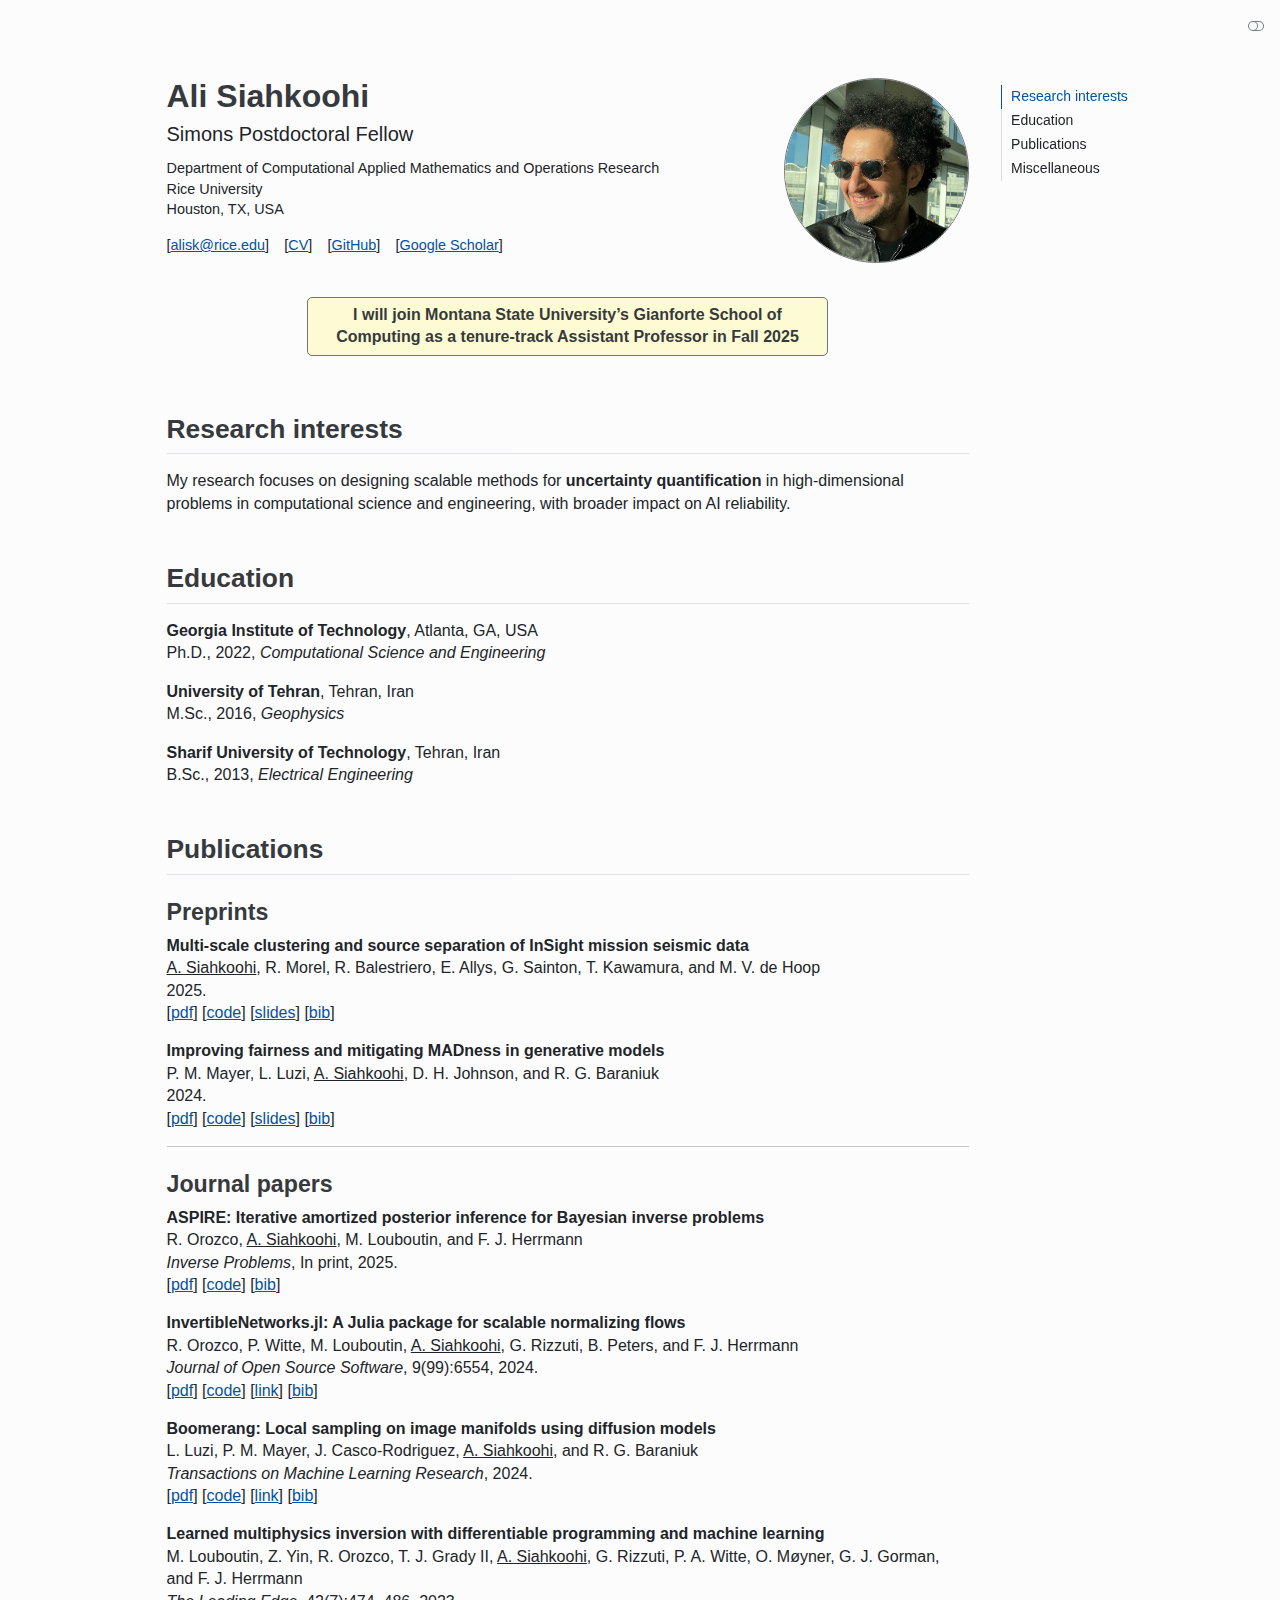
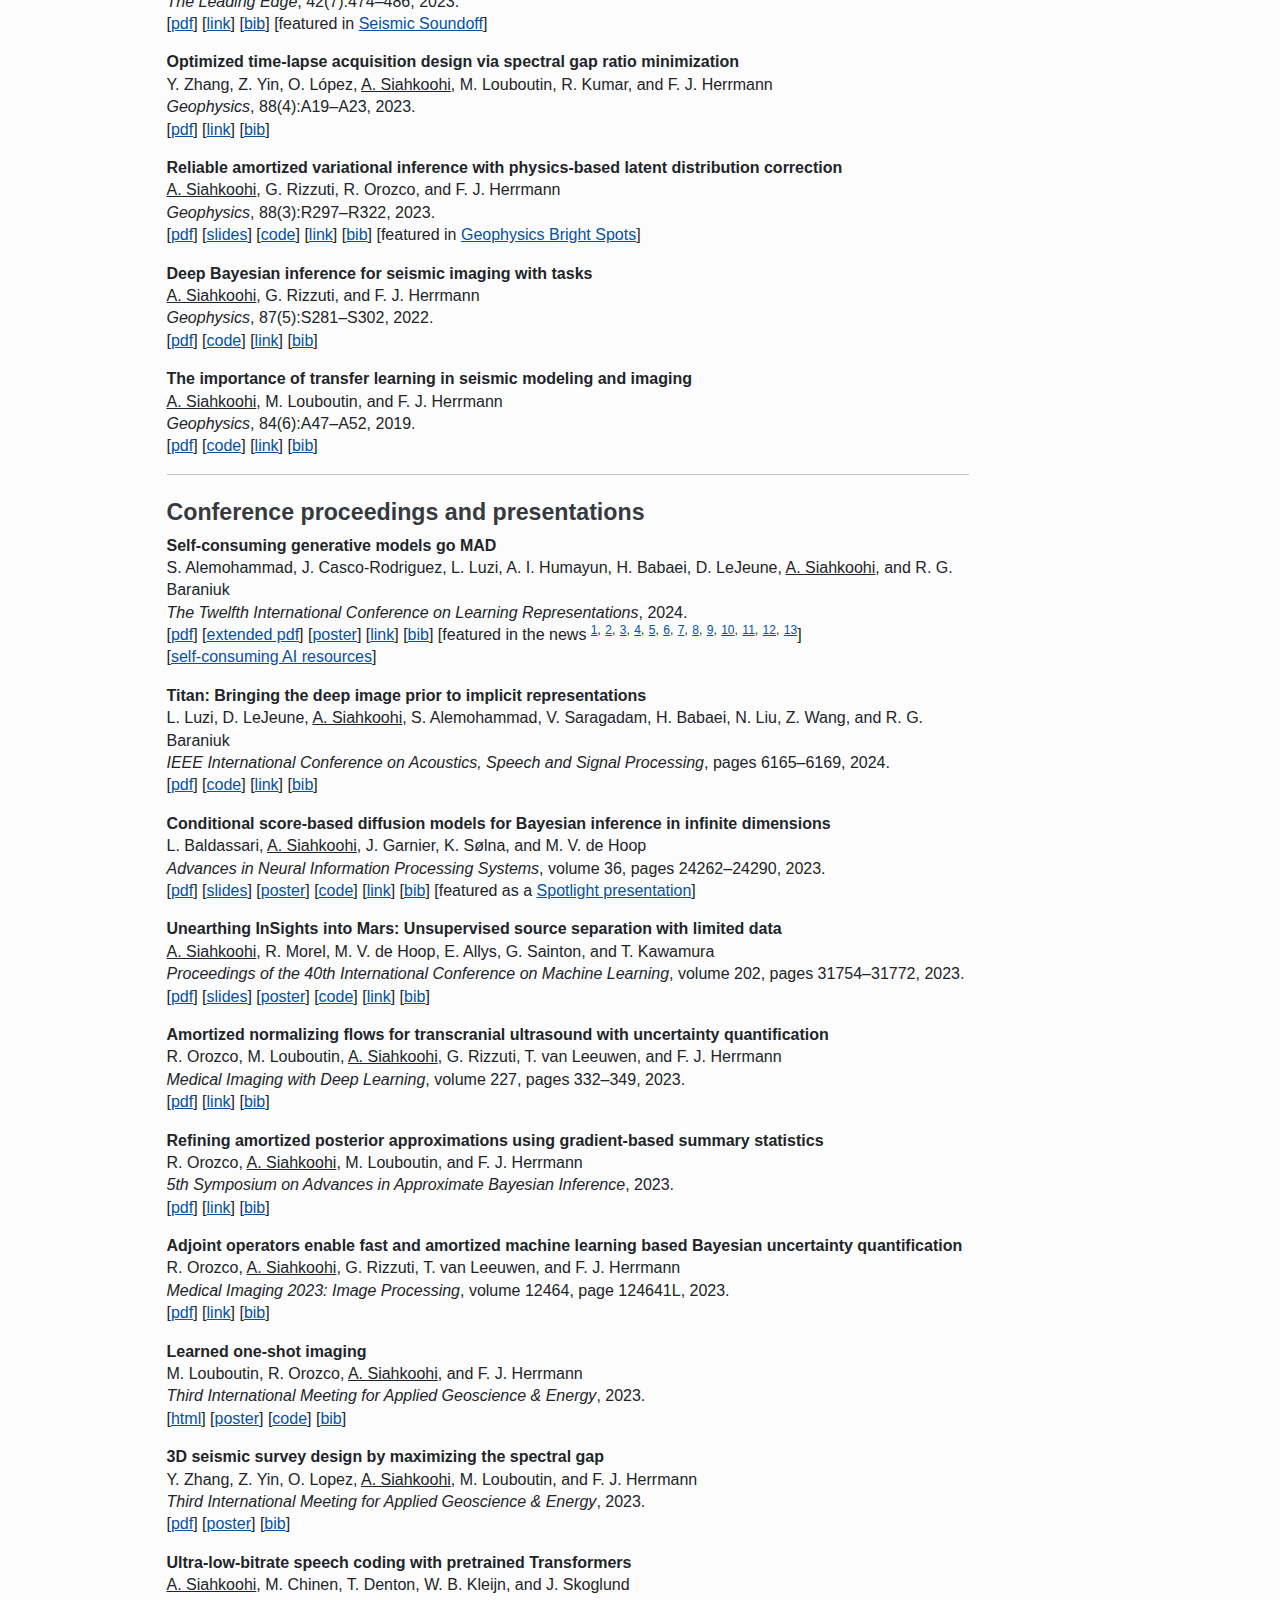
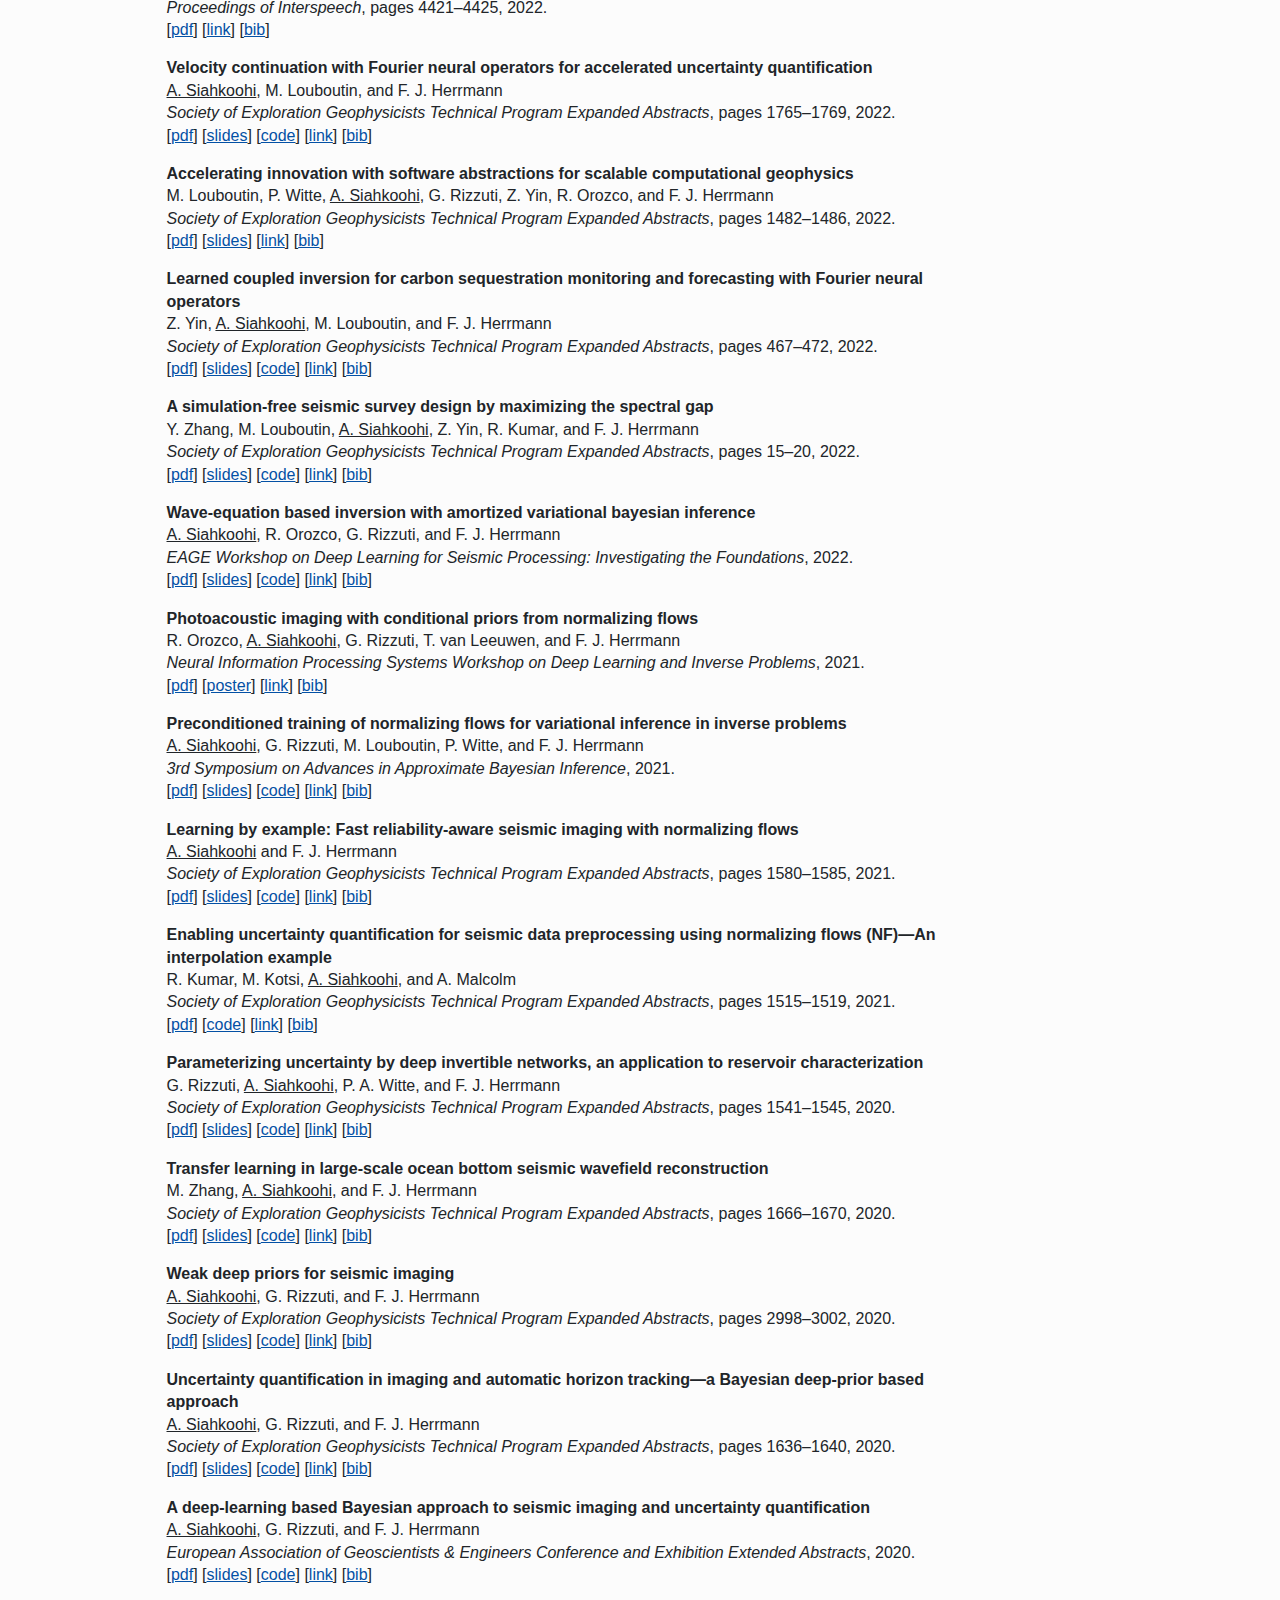
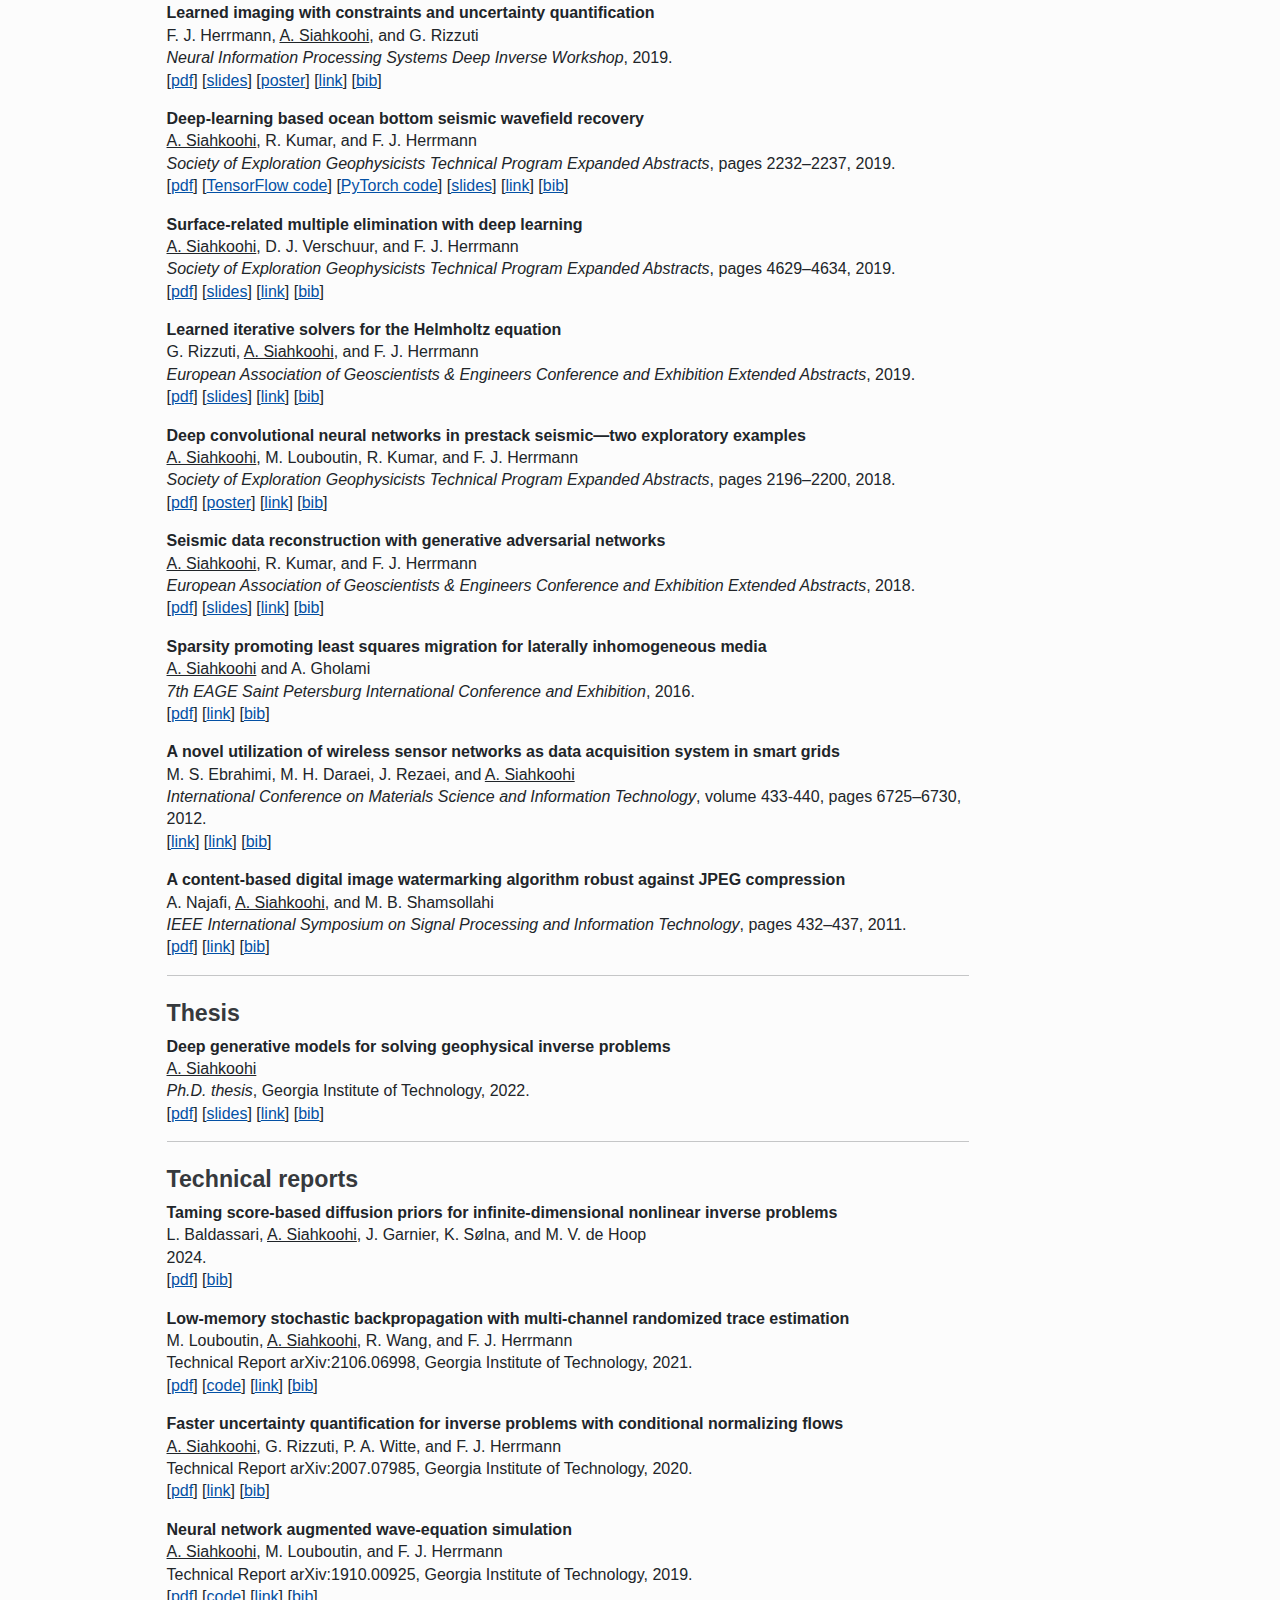
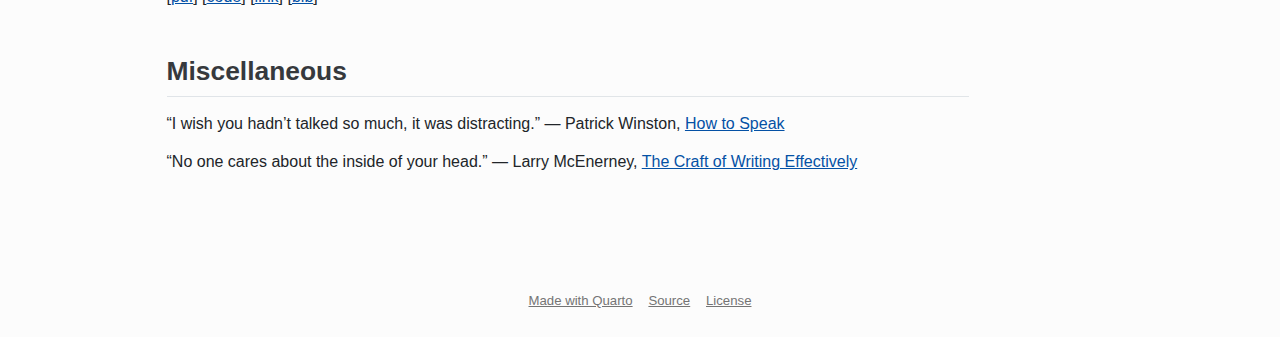
<file: index_backup_msu.html>
<!DOCTYPE html>
<html xmlns="http://www.w3.org/1999/xhtml" lang="en" xml:lang="en"><head>

<meta charset="utf-8">
<meta name="generator" content="quarto-1.3.450">

<meta name="viewport" content="width=device-width, initial-scale=1.0, user-scalable=yes">

<meta name="description" content="Department of Computational Applied Mathematics and Operations Research  Rice University  Houston, TX, USA [alisk@rice.edu]   [CV]   [GitHub]   [Google Scholar]">

<title>Ali Siahkoohi</title>
<style>
code{white-space: pre-wrap;}
span.smallcaps{font-variant: small-caps;}
div.columns{display: flex; gap: min(4vw, 1.5em);}
div.column{flex: auto; overflow-x: auto;}
div.hanging-indent{margin-left: 1.5em; text-indent: -1.5em;}
ul.task-list{list-style: none;}
ul.task-list li input[type="checkbox"] {
  width: 0.8em;
  margin: 0 0.8em 0.2em -1em; /* quarto-specific, see https://github.com/quarto-dev/quarto-cli/issues/4556 */ 
  vertical-align: middle;
}
</style>


<script src="site_libs/quarto-nav/quarto-nav.js"></script>
<script src="site_libs/quarto-nav/headroom.min.js"></script>
<script src="site_libs/quarto-html/quarto.js"></script>
<script src="site_libs/quarto-html/popper.min.js"></script>
<link href="site_libs/quarto-html/quarto-syntax-highlighting.css" rel="stylesheet" class="quarto-color-scheme" id="quarto-text-highlighting-styles">
<link href="site_libs/quarto-html/quarto-syntax-highlighting-dark.css" rel="prefetch" class="quarto-color-scheme quarto-color-alternate" id="quarto-text-highlighting-styles">
<script src="site_libs/bootstrap/bootstrap.min.js"></script>
<link href="site_libs/bootstrap/bootstrap-icons.css" rel="stylesheet">
<link href="site_libs/bootstrap/bootstrap.min.css" rel="stylesheet" class="quarto-color-scheme" id="quarto-bootstrap" data-mode="light">
<link href="site_libs/bootstrap/bootstrap-dark.min.css" rel="prefetch" class="quarto-color-scheme quarto-color-alternate" id="quarto-bootstrap" data-mode="dark">
<script id="quarto-search-options" type="application/json">{
  "language": {
    "search-no-results-text": "No results",
    "search-matching-documents-text": "matching documents",
    "search-copy-link-title": "Copy link to search",
    "search-hide-matches-text": "Hide additional matches",
    "search-more-match-text": "more match in this document",
    "search-more-matches-text": "more matches in this document",
    "search-clear-button-title": "Clear",
    "search-detached-cancel-button-title": "Cancel",
    "search-submit-button-title": "Submit",
    "search-label": "Search"
  }
}</script>
<script async="" src="https://www.googletagmanager.com/gtag/js?id=G-VCVVD4KWRF"></script>

<script type="text/javascript">

window.dataLayer = window.dataLayer || [];
function gtag(){dataLayer.push(arguments);}
gtag('js', new Date());
gtag('config', 'G-VCVVD4KWRF', { 'anonymize_ip': true});
</script>


</head>

<body>

<div id="quarto-search-results"></div>
<!-- content -->
<div id="quarto-content" class="quarto-container page-columns page-rows-contents page-layout-article">
<!-- sidebar -->
<!-- margin-sidebar -->
    <div id="quarto-margin-sidebar" class="sidebar margin-sidebar">
        <nav id="TOC" role="doc-toc" class="toc-active">
    <h2 id="toc-title"><br><br><br></h2>
   
  <ul>
  <li><a href="#research-interests" id="toc-research-interests" class="nav-link active" data-scroll-target="#research-interests">Research interests</a></li>
  <li><a href="#education" id="toc-education" class="nav-link" data-scroll-target="#education">Education</a></li>
  <li><a href="#publications" id="toc-publications" class="nav-link" data-scroll-target="#publications">Publications</a>
  <ul class="collapse">
  <li><a href="#preprints" id="toc-preprints" class="nav-link" data-scroll-target="#preprints">Preprints</a></li>
  <li><a href="#journal-papers" id="toc-journal-papers" class="nav-link" data-scroll-target="#journal-papers">Journal papers</a></li>
  <li><a href="#conference-proceedings-and-presentations" id="toc-conference-proceedings-and-presentations" class="nav-link" data-scroll-target="#conference-proceedings-and-presentations">Conference proceedings and presentations</a></li>
  <li><a href="#thesis" id="toc-thesis" class="nav-link" data-scroll-target="#thesis">Thesis</a></li>
  <li><a href="#technical-reports" id="toc-technical-reports" class="nav-link" data-scroll-target="#technical-reports">Technical reports</a></li>
  </ul></li>
  <li><a href="#miscellaneous" id="toc-miscellaneous" class="nav-link" data-scroll-target="#miscellaneous">Miscellaneous</a></li>
  </ul>
</nav>
    </div>
<!-- main -->
<main class="content page-columns page-full" id="quarto-document-content">



<div class="quarto-about-solana column-body">
  <div class="about-entity">
    <div class="entity-contents">
      <header id="title-block-header" class="quarto-title-block default">
<div class="quarto-title">
<h1 class="title">Ali Siahkoohi</h1>
<p class="subtitle lead">Simons Postdoctoral Fellow</p>
</div>
<div>
  <div class="description">
    <p>Department of Computational Applied Mathematics and Operations Research<br> Rice University<br> Houston, TX, USA<br></p>
    <p>[<a href="mailto:alisk@rice.edu"><u>alisk@rice.edu</u></a>]   [<a href="./files/AliSiahkoohi-CV.pdf"><u>CV</u></a>]   [<a href="https://github.com/alisiahkoohi"><u>GitHub</u></a>]   [<a href="https://scholar.google.com/citations?hl=en&amp;user=sxRMqYIAAAAJ&amp;view_op=list_works&amp;sortby=pubdate"><u>Google Scholar</u></a>]</p>
  </div>
</div>
<div class="quarto-title-meta">
  </div>
</header> 
      <div class="about-contents"><div id="heading">
</div></div>
    </div>
    <img src="files/ali.jpg" class="about-image
  round " style="height: 185px; width: 185px;">
  </div>
</div>

<div style="
  display: flex;
  justify-content: center;
  text-align: center;
  margin: 10px 0; /* Adds vertical spacing without excessive whitespace */
">
<p><span style="
    background-color: #fdfbd3;
    color: #373a3c;
    border: 1px solid #727475;
    padding: 6px;
    border-radius: 5px;
    display: inline-block;
    max-width: 65%;
    word-wrap: break-word;
    text-align: center;
  "> <strong>I will join Montana State University’s Gianforte School of Computing as a tenure-track Assistant Professor in Fall 2025</strong> </span></p>
</div>
<section id="research-interests" class="level2">
<h2 data-anchor-id="research-interests">Research interests</h2>
<p>My research focuses on designing scalable methods for <strong>uncertainty quantification</strong> in high-dimensional problems in computational science and engineering, with broader impact on AI reliability.</p>
</section>
<section id="education" class="level2">
<h2 data-anchor-id="education">Education</h2>
<p><strong>Georgia Institute of Technology</strong>, Atlanta, GA, USA<br>
Ph.D., 2022, <em>Computational Science and Engineering</em></p>
<p><strong>University of Tehran</strong>, Tehran, Iran<br>
M.Sc., 2016, <em>Geophysics</em></p>
<p><strong>Sharif University of Technology</strong>, Tehran, Iran<br>
B.Sc., 2013, <em>Electrical Engineering</em></p>
</section>
<section id="publications" class="level2">
<h2 data-anchor-id="publications">Publications</h2>
<section id="preprints" class="level3">
<h3 data-anchor-id="preprints">Preprints</h3>
<p><strong>Multi-scale clustering and source separation of InSight mission seismic data</strong><br>
<u>A. Siahkoohi</u>, R. Morel, R. Balestriero, E. Allys, G. Sainton, T. Kawamura, and M. V. de Hoop<br>
2025.<br>
[<a href="https://arxiv.org/abs/2305.16189">pdf</a>] [<a href="https://github.com/alisiahkoohi/facvae">code</a>] [<a href="https://www.dropbox.com/s/ycwu3y3jik33xpo/slides.pdf?dl=0">slides</a>] [<a href="https://raw.githubusercontent.com/alisiahkoohi/alisiahkoohi.github.io/master/files/SiahkoohiMorelBalestrieroEtAl_2025.bib">bib</a>]</p>
<p><strong>Improving fairness and mitigating MADness in generative models</strong><br>
P. M. Mayer, L. Luzi, <u>A. Siahkoohi</u>, D. H. Johnson, and R. G. Baraniuk<br>
2024.<br>
[<a href="https://arxiv.org/abs/2405.13977">pdf</a>] [<a href="https://github.com/alisiahkoohi/torchhyper">code</a>] [<a href="https://www.dropbox.com/scl/fi/5ajtqzg15vu4tpbqwc78d/slides.pdf?rlkey=zmdpkzht0o0ax9j9cu7y0aoir&amp;st=l412imzl&amp;dl=0">slides</a>] [<a href="https://raw.githubusercontent.com/alisiahkoohi/alisiahkoohi.github.io/master/files/MayerLuziSiahkoohiEtAl_2024.bib">bib</a>]</p>
<hr>
</section>
<section id="journal-papers" class="level3">
<h3 data-anchor-id="journal-papers">Journal papers</h3>
<p><strong>ASPIRE: Iterative amortized posterior inference for Bayesian inverse problems</strong><br>
R. Orozco, <u>A. Siahkoohi</u>, M. Louboutin, and F. J. Herrmann<br>
<em>Inverse Problems</em>, In print, 2025.<br>
[<a href="https://arxiv.org/abs/2405.05398">pdf</a>] [<a href="https://github.com/slimgroup/ASPIRE.jl">code</a>] [<a href="https://raw.githubusercontent.com/alisiahkoohi/alisiahkoohi.github.io/master/files/OrozcoSiahkoohiLouboutinEtAl_2025.bib">bib</a>]</p>
<p><strong>InvertibleNetworks.jl: A Julia package for scalable normalizing flows</strong><br>
R. Orozco, P. Witte, M. Louboutin, <u>A. Siahkoohi</u>, G. Rizzuti, B. Peters, and F. J. Herrmann<br>
<em>Journal of Open Source Software</em>, 9(99):6554, 2024.<br>
[<a href="https://www.theoj.org/joss-papers/joss.06554/10.21105.joss.06554.pdf">pdf</a>] [<a href="https://github.com/slimgroup/InvertibleNetworks.jl">code</a>] [<a href="https://joss.theoj.org/papers/10.21105/joss.06554">link</a>] [<a href="https://raw.githubusercontent.com/alisiahkoohi/alisiahkoohi.github.io/master/files/OrozcoWitteLouboutinEtAl_2024.bib">bib</a>]</p>
<p><strong>Boomerang: Local sampling on image manifolds using diffusion models</strong><br>
L. Luzi, P. M. Mayer, J. Casco-Rodriguez, <u>A. Siahkoohi</u>, and R. G. Baraniuk<br>
<em>Transactions on Machine Learning Research</em>, 2024.<br>
[<a href="https://openreview.net/pdf?id=NYdThkjNW1">pdf</a>] [<a href="https://colab.research.google.com/drive/1PV5Z6b14HYZNx1lHCaEVhId-Y4baKXwt">code</a>] [<a href="https://openreview.net/forum?id=NYdThkjNW1">link</a>] [<a href="https://raw.githubusercontent.com/alisiahkoohi/alisiahkoohi.github.io/master/files/LuziMayerCasco_RodriguezEtAl_2024.bib">bib</a>]</p>
<p><strong>Learned multiphysics inversion with differentiable programming and machine learning</strong><br>
M. Louboutin, Z. Yin, R. Orozco, T. J. Grady II, <u>A. Siahkoohi</u>, G. Rizzuti, P. A. Witte, O. Møyner, G. J. Gorman, and F. J. Herrmann<br>
<em>The Leading Edge</em>, 42(7):474–486, 2023.<br>
[<a href="https://slim.gatech.edu/Publications/Public/Journals/TheLeadingEdge/2023/louboutin2023lmi/le_software.pdf">pdf</a>] [<a href="https://library.seg.org/doi/10.1190/tle42070474.1">link</a>] [<a href="https://raw.githubusercontent.com/alisiahkoohi/alisiahkoohi.github.io/master/files/LouboutinYinOrozcoEtAl_2023.bib">bib</a>] [featured in <a href="https://seg.org/podcasts/episode-194-improving-integration-in-machine-learning-workflows/">Seismic Soundoff</a>]</p>
<p><strong>Optimized time-lapse acquisition design via spectral gap ratio minimization</strong><br>
Y. Zhang, Z. Yin, O. López, <u>A. Siahkoohi</u>, M. Louboutin, R. Kumar, and F. J. Herrmann<br>
<em>Geophysics</em>, 88(4):A19–A23, 2023.<br>
[<a href="https://arxiv.org/abs/2302.01534">pdf</a>] [<a href="https://library.seg.org/doi/10.1190/geo2023-0024.1">link</a>] [<a href="https://raw.githubusercontent.com/alisiahkoohi/alisiahkoohi.github.io/master/files/ZhangYinLopezEtAl_2023b.bib">bib</a>]</p>
<p><strong>Reliable amortized variational inference with physics-based latent distribution correction</strong><br>
<u>A. Siahkoohi</u>, G. Rizzuti, R. Orozco, and F. J. Herrmann<br>
<em>Geophysics</em>, 88(3):R297–R322, 2023.<br>
[<a href="https://arxiv.org/abs/2207.11640">pdf</a>] [<a href="https://slim.gatech.edu/Publications/Public/Conferences/SEG/2022/siahkoohi2022SEGWSrav/Thur-15-55-Siahkoohi.pdf">slides</a>] [<a href="https://github.com/slimgroup/ReliableAVI.jl">code</a>] [<a href="https://library.seg.org/doi/abs/10.1190/geo2022-0472.1">link</a>] [<a href="https://raw.githubusercontent.com/alisiahkoohi/alisiahkoohi.github.io/master/files/SiahkoohiRizzutiOrozcoEtAl_2023.bib">bib</a>] [featured in <a href="https://library.seg.org/doi/10.1190/tle42080572.1">Geophysics Bright Spots</a>]</p>
<p><strong>Deep Bayesian inference for seismic imaging with tasks</strong><br>
<u>A. Siahkoohi</u>, G. Rizzuti, and F. J. Herrmann<br>
<em>Geophysics</em>, 87(5):S281–S302, 2022.<br>
[<a href="https://arxiv.org/abs/2110.04825">pdf</a>] [<a href="https://github.com/slimgroup/dp4imaging">code</a>] [<a href="https://library.seg.org/doi/10.1190/geo2021-0666.1">link</a>] [<a href="https://raw.githubusercontent.com/alisiahkoohi/alisiahkoohi.github.io/master/files/SiahkoohiRizzutiHerrmann_2022.bib">bib</a>]</p>
<p><strong>The importance of transfer learning in seismic modeling and imaging</strong><br>
<u>A. Siahkoohi</u>, M. Louboutin, and F. J. Herrmann<br>
<em>Geophysics</em>, 84(6):A47–A52, 2019.<br>
[<a href="https://slim.gatech.edu/Publications/Public/Journals/Geophysics/2019/siahkoohi2019itl/siahkoohi2019itl.pdf">pdf</a>] [<a href="https://github.com/alisiahkoohi/importance-of-transfer-learning">code</a>] [<a href="https://library.seg.org/doi/10.1190/geo2019-0056.1">link</a>] [<a href="https://raw.githubusercontent.com/alisiahkoohi/alisiahkoohi.github.io/master/files/SiahkoohiLouboutinHerrmann_2019a.bib">bib</a>]</p>
<hr>
</section>
<section id="conference-proceedings-and-presentations" class="level3">
<h3 data-anchor-id="conference-proceedings-and-presentations">Conference proceedings and presentations</h3>
<p><strong>Self-consuming generative models go MAD</strong><br>
S. Alemohammad, J. Casco-Rodriguez, L. Luzi, A. I. Humayun, H. Babaei, D. LeJeune, <u>A. Siahkoohi</u>, and R. G. Baraniuk<br>
<em>The Twelfth International Conference on Learning Representations</em>, 2024.<br>
[<a href="https://openreview.net/pdf?id=ShjMHfmPs0">pdf</a>] [<a href="https://arxiv.org/abs/2307.01850">extended pdf</a>] [<a href="https://iclr.cc/media/PosterPDFs/ICLR%202024/18592.png?t=1714784281.722506">poster</a>] [<a href="https://iclr.cc/virtual/2024/poster/18592">link</a>] [<a href="https://raw.githubusercontent.com/alisiahkoohi/alisiahkoohi.github.io/master/files/AlemohammadCasco_RodriguezLuziEtAl_2024.bib">bib</a>] [featured in the news <sup><a href="https://www.tomshardware.com/news/generative-ai-goes-mad-when-trained-on-artificial-data-over-five-times">1</a>,</sup> <sup><a href="https://futurism.com/ai-trained-ai-generated-data">2</a>,</sup> <sup><a href="https://www.tweaktown.com/news/92328/scientists-make-ai-go-crazy-by-feeding-it-generated-content/">3</a>,</sup> <sup><a href="https://www.newscientist.com/article/2382519-ais-trained-on-ai-generated-images-produce-glitches-and-blurs/">4</a>,</sup> <sup><a href="https://www.cdotrends.com/story/18288/training-ai-outputs-generative-ai-mad/">5</a>,</sup> <sup><a href="https://futurism.com/ai-trained-ai-generated-data-interview">6</a>,</sup> <sup><a href="https://www.telegraph.co.uk/business/2024/02/01/why-ai-new-age-of-fake-news-and-disinformation/">7</a>,</sup> <sup><a href="https://finance.yahoo.com/news/ais-mad-cow-disease-problem-tramples-into-earnings-season-100005953.html">8</a>,</sup> <sup><a href="https://fortune.com/2024/04/18/linkedin-microsoft-collaborative-articles-generative-ai-feedback-loop-user-backlash/?456789">9</a>,</sup> <sup><a href="https://news.rice.edu/news/2024/breaking-mad-generative-ai-could-break-internet">10</a>,</sup> <sup><a href="https://www.nytimes.com/interactive/2024/08/26/upshot/ai-synthetic-data.html">11</a>,</sup> <sup><a href="https://futurism.com/ai-slowly-killing-itself">12</a>,</sup> <sup><a href="https://magazine.rice.edu/winter-2025/ais-mad-loops">13</a></sup>]<br>
[<a href="https://dsp.rice.edu/ai-loops/">self-consuming AI resources</a>]</p>
<p><strong>Titan: Bringing the deep image prior to implicit representations</strong><br>
L. Luzi, D. LeJeune, <u>A. Siahkoohi</u>, S. Alemohammad, V. Saragadam, H. Babaei, N. Liu, Z. Wang, and R. G. Baraniuk<br>
<em>IEEE International Conference on Acoustics, Speech and Signal Processing</em>, pages 6165–6169, 2024.<br>
[<a href="https://arxiv.org/abs/2211.00219">pdf</a>] [<a href="https://github.com/dlej/titan-implicit-prior">code</a>] [<a href="https://ieeexplore.ieee.org/document/10446136">link</a>] [<a href="https://raw.githubusercontent.com/alisiahkoohi/alisiahkoohi.github.io/master/files/LuziLeJeuneSiahkoohiEtAl_2024.bib">bib</a>]</p>
<p><strong>Conditional score-based diffusion models for Bayesian inference in infinite dimensions</strong><br>
L. Baldassari, <u>A. Siahkoohi</u>, J. Garnier, K. Sølna, and M. V. de Hoop<br>
<em>Advances in Neural Information Processing Systems</em>, volume 36, pages 24262–24290, 2023.<br>
[<a href="https://papers.nips.cc/paper_files/paper/2023/file/4c79c359b3c5f077c0b955f93cb0f53e-Paper-Conference.pdf">pdf</a>] [<a href="https://www.dropbox.com/scl/fi/bmgnbex0zcf575fjgzybu/slides.pdf?rlkey=2rd9nhc4a6tt8s65lk5sqbz2r&amp;dl=0">slides</a>] [<a href="https://www.dropbox.com/scl/fi/7t9p0gogw6g7dmn8u52c6/poster.pdf?rlkey=sftpfelbglvrpi4lkn6tgp31q&amp;dl=0">poster</a>] [<a href="https://github.com/alisiahkoohi/csgm">code</a>] [<a href="https://papers.nips.cc/paper_files/paper/2023/hash/4c79c359b3c5f077c0b955f93cb0f53e-Abstract-Conference.html">link</a>] [<a href="https://raw.githubusercontent.com/alisiahkoohi/alisiahkoohi.github.io/master/files/BaldassariSiahkoohiGarnierEtAl_2023.bib">bib</a>] [featured as a <a href="https://nips.cc/virtual/2023/events/spotlight-posters-2023">Spotlight presentation</a>]</p>
<p><strong>Unearthing InSights into Mars: Unsupervised source separation with limited data</strong><br>
<u>A. Siahkoohi</u>, R. Morel, M. V. de Hoop, E. Allys, G. Sainton, and T. Kawamura<br>
<em>Proceedings of the 40th International Conference on Machine Learning</em>, volume 202, pages 31754–31772, 2023.<br>
[<a href="https://proceedings.mlr.press/v202/siahkoohi23a/siahkoohi23a.pdf">pdf</a>] [<a href="https://www.dropbox.com/scl/fi/k5fmfp4cs97u5he3niowa/slides.pdf?rlkey=m6rmkye7c8bmrxx5upqzs20nk&amp;dl=0">slides</a>] [<a href="https://www.dropbox.com/scl/fi/eny6xqxt9uvjzhv080dpj/poster.pdf?rlkey=ddveuoe1d3c8jh17rrhn4o9x8&amp;dl=0">poster</a>] [<a href="https://github.com/alisiahkoohi/insight_src_sep">code</a>] [<a href="https://proceedings.mlr.press/v202/siahkoohi23a.html">link</a>] [<a href="https://raw.githubusercontent.com/alisiahkoohi/alisiahkoohi.github.io/master/files/SiahkoohiMorelHoopEtAl_2023.bib">bib</a>]</p>
<p><strong>Amortized normalizing flows for transcranial ultrasound with uncertainty quantification</strong><br>
R. Orozco, M. Louboutin, <u>A. Siahkoohi</u>, G. Rizzuti, T. van Leeuwen, and F. J. Herrmann<br>
<em>Medical Imaging with Deep Learning</em>, volume 227, pages 332–349, 2023.<br>
[<a href="https://proceedings.mlr.press/v227/orozco24a/orozco24a.pdf">pdf</a>] [<a href="https://proceedings.mlr.press/v227/orozco24a.html">link</a>] [<a href="https://raw.githubusercontent.com/alisiahkoohi/alisiahkoohi.github.io/master/files/OrozcoLouboutinSiahkoohiEtAl_2023.bib">bib</a>]</p>
<p><strong>Refining amortized posterior approximations using gradient-based summary statistics</strong><br>
R. Orozco, <u>A. Siahkoohi</u>, M. Louboutin, and F. J. Herrmann<br>
<em>5th Symposium on Advances in Approximate Bayesian Inference</em>, 2023.<br>
[<a href="https://openreview.net/forum?id=3ukmQJ8Ky2N">pdf</a>] [<a href="https://approximateinference.org/2023/accepted/index.html">link</a>] [<a href="https://raw.githubusercontent.com/alisiahkoohi/alisiahkoohi.github.io/master/files/OrozcoSiahkoohiLouboutinEtAl_2023.bib">bib</a>]</p>
<p><strong>Adjoint operators enable fast and amortized machine learning based Bayesian uncertainty quantification</strong><br>
R. Orozco, <u>A. Siahkoohi</u>, G. Rizzuti, T. van Leeuwen, and F. J. Herrmann<br>
<em>Medical Imaging 2023: Image Processing</em>, volume 12464, page 124641L, 2023.<br>
[<a href="https://slim.gatech.edu/Publications/Public/Conferences/SPIE/2023/orozco2022SPIEadjoint/SPIE_2022_adjoint.pdf">pdf</a>] [<a href="https://www.spiedigitallibrary.org/conference-proceedings-of-spie/12464/124641L/Adjoint-operators-enable-fast-and-amortized-machine-learning-based-Bayesian/10.1117/12.2651691.short">link</a>] [<a href="https://raw.githubusercontent.com/alisiahkoohi/alisiahkoohi.github.io/master/files/OrozcoSiahkoohiRizzutiEtAl_2023.bib">bib</a>]</p>
<p><strong>Learned one-shot imaging</strong><br>
M. Louboutin, R. Orozco, <u>A. Siahkoohi</u>, and F. J. Herrmann<br>
<em>Third International Meeting for Applied Geoscience &amp; Energy</em>, 2023.<br>
[<a href="https://slimgroup.github.io/IMAGE2023/OneShot/abstract.html">html</a>] [<a href="https://slim.gatech.edu/Publications/Public/Conferences/SEG/2023/louboutin2023IMAGEloi/louboutin2023IMAGEloi_pres.pdf">poster</a>] [<a href="https://github.com/mloubout/OneShotImaging">code</a>] [<a href="https://raw.githubusercontent.com/alisiahkoohi/alisiahkoohi.github.io/master/files/OrozcoSiahkoohiRizzutiEtAl_2023.bib">bib</a>]</p>
<p><strong>3D seismic survey design by maximizing the spectral gap</strong><br>
Y. Zhang, Z. Yin, O. Lopez, <u>A. Siahkoohi</u>, M. Louboutin, and F. J. Herrmann<br>
<em>Third International Meeting for Applied Geoscience &amp; Energy</em>, 2023.<br>
[<a href="https://arxiv.org/abs/2311.02298">pdf</a>] [<a href="https://slim.gatech.edu/Publications/Public/Conferences/SEG/2023/zhang2023IMAGEssd/zhang2023IMAGEssd_pres.pdf">poster</a>] [<a href="https://raw.githubusercontent.com/alisiahkoohi/alisiahkoohi.github.io/master/files/ZhangYinLopezEtAl_2023.bib">bib</a>]</p>
<p><strong>Ultra-low-bitrate speech coding with pretrained Transformers</strong><br>
<u>A. Siahkoohi</u>, M. Chinen, T. Denton, W. B. Kleijn, and J. Skoglund<br>
<em>Proceedings of Interspeech</em>, pages 4421–4425, 2022.<br>
[<a href="https://www.isca-archive.org/interspeech_2022/siahkoohi22_interspeech.pdf">pdf</a>] [<a href="https://www.isca-archive.org/interspeech_2022/siahkoohi22_interspeech.html">link</a>] [<a href="https://raw.githubusercontent.com/alisiahkoohi/alisiahkoohi.github.io/master/files/SiahkoohiChinenDentonEtAl_2022.bib">bib</a>]</p>
<p><strong>Velocity continuation with Fourier neural operators for accelerated uncertainty quantification</strong><br>
<u>A. Siahkoohi</u>, M. Louboutin, and F. J. Herrmann<br>
<em>Society of Exploration Geophysicists Technical Program Expanded Abstracts</em>, pages 1765–1769, 2022.<br>
[<a href="https://arxiv.org/abs/2203.14386">pdf</a>] [<a href="https://slim.gatech.edu/Publications/Public/Conferences/SEG/2022/siahkoohi2022SEGvcw/Tue-16-30-Siahkoohi.pdf">slides</a>] [<a href="https://github.com/slimgroup/fno4vc">code</a>] [<a href="https://library.seg.org/doi/10.1190/image2022-3750475.1">link</a>] [<a href="https://raw.githubusercontent.com/alisiahkoohi/alisiahkoohi.github.io/master/files/SiahkoohiLouboutinHerrmann_2022.bib">bib</a>]</p>
<p><strong>Accelerating innovation with software abstractions for scalable computational geophysics</strong><br>
M. Louboutin, P. Witte, <u>A. Siahkoohi</u>, G. Rizzuti, Z. Yin, R. Orozco, and F. J. Herrmann<br>
<em>Society of Exploration Geophysicists Technical Program Expanded Abstracts</em>, pages 1482–1486, 2022.<br>
[<a href="https://arxiv.org/abs/2203.15038">pdf</a>] [<a href="https://slim.gatech.edu/Publications/Public/Conferences/SEG/2022/louboutin2022SEGais/index.html">slides</a>] [<a href="https://library.seg.org/doi/10.1190/image2022-3750561.1">link</a>] [<a href="https://raw.githubusercontent.com/alisiahkoohi/alisiahkoohi.github.io/master/files/LouboutinWitteSiahkoohiEtAl_2022.bib">bib</a>]</p>
<p><strong>Learned coupled inversion for carbon sequestration monitoring and forecasting with Fourier neural operators</strong><br>
Z. Yin, <u>A. Siahkoohi</u>, M. Louboutin, and F. J. Herrmann<br>
<em>Society of Exploration Geophysicists Technical Program Expanded Abstracts</em>, pages 467–472, 2022.<br>
[<a href="https://arxiv.org/abs/2203.14396">pdf</a>] [<a href="https://slim.gatech.edu/Publications/Public/Conferences/SEG/2022/yin2022SEGlci/index.html">slides</a>] [<a href="https://github.com/slimgroup/FNO4CO2">code</a>] [<a href="https://library.seg.org/doi/10.1190/image2022-3722848.1">link</a>] [<a href="https://raw.githubusercontent.com/alisiahkoohi/alisiahkoohi.github.io/master/files/YinSiahkoohiLouboutinEtAl_2022.bib">bib</a>]</p>
<p><strong>A simulation-free seismic survey design by maximizing the spectral gap</strong><br>
Y. Zhang, M. Louboutin, <u>A. Siahkoohi</u>, Z. Yin, R. Kumar, and F. J. Herrmann<br>
<em>Society of Exploration Geophysicists Technical Program Expanded Abstracts</em>, pages 15–20, 2022.<br>
[<a href="https://arxiv.org/abs/2204.02801">pdf</a>] [<a href="https://slim.gatech.edu/Publications/Public/Conferences/SEG/2022/zhang2022SEGass/index.html">slides</a>] [<a href="https://github.com/slimgroup/opt_spectral_gap">code</a>] [<a href="https://library.seg.org/doi/10.1190/image2022-3751690.1">link</a>] [<a href="https://raw.githubusercontent.com/alisiahkoohi/alisiahkoohi.github.io/master/files/ZhangLouboutinSiahkoohiEtAl_2022.bib">bib</a>]</p>
<p><strong>Wave-equation based inversion with amortized variational bayesian inference</strong><br>
<u>A. Siahkoohi</u>, R. Orozco, G. Rizzuti, and F. J. Herrmann<br>
<em>EAGE Workshop on Deep Learning for Seismic Processing: Investigating the Foundations</em>, 2022.<br>
[<a href="https://arxiv.org/abs/2203.15881">pdf</a>] [<a href="https://www.dropbox.com/s/b7jmu793u2bcale/slides.pdf?dl=0">slides</a>] [<a href="https://github.com/slimgroup/ConditionalNFs4Imaging.jl">code</a>] [<a href="https://eage.eventsair.com/eageannual2022/workshop-1">link</a>] [<a href="https://raw.githubusercontent.com/alisiahkoohi/alisiahkoohi.github.io/master/files/SiahkoohiOrozcoRizzutiEtAl_2022.bib">bib</a>]</p>
<p><strong>Photoacoustic imaging with conditional priors from normalizing flows</strong><br>
R. Orozco, <u>A. Siahkoohi</u>, G. Rizzuti, T. van Leeuwen, and F. J. Herrmann<br>
<em>Neural Information Processing Systems Workshop on Deep Learning and Inverse Problems</em>, 2021.<br>
[<a href="https://openreview.net/pdf?id=woi1OTvROO1">pdf</a>] [<a href="https://slim.gatech.edu/Publications/Public/Conferences/NIPS/2021/orozco2021NIPSpicp/posterneurips2021_orozco.pdf">poster</a>] [<a href="https://deep-inverse.org/index.html">link</a>] [<a href="https://raw.githubusercontent.com/alisiahkoohi/alisiahkoohi.github.io/master/files/OrozcoSiahkoohiRizzutiEtAl_2021.bib">bib</a>]</p>
<p><strong>Preconditioned training of normalizing flows for variational inference in inverse problems</strong><br>
<u>A. Siahkoohi</u>, G. Rizzuti, M. Louboutin, P. Witte, and F. J. Herrmann<br>
<em>3rd Symposium on Advances in Approximate Bayesian Inference</em>, 2021.<br>
[<a href="https://openreview.net/forum?id=P9m1sMaNQ8T">pdf</a>] [<a href="https://slim.gatech.edu/Publications/Public/Conferences/AABI/2021/siahkoohi2021AABIpto/siahkoohi2021AABIpto_pres.pdf">slides</a>] [<a href="https://github.com/slimgroup/Software.siahkoohi2021AABIpto">code</a>] [<a href="https://approximateinference.org/2021/accepted/">link</a>] [<a href="https://raw.githubusercontent.com/alisiahkoohi/alisiahkoohi.github.io/master/files/SiahkoohiRizzutiLouboutinEtAl_2021.bib">bib</a>]</p>
<p><strong>Learning by example: Fast reliability-aware seismic imaging with normalizing flows</strong><br>
<u>A. Siahkoohi</u> and F. J. Herrmann<br>
<em>Society of Exploration Geophysicists Technical Program Expanded Abstracts</em>, pages 1580–1585, 2021.<br>
[<a href="https://arxiv.org/abs/2104.06255">pdf</a>] [<a href="https://slim.gatech.edu/Publications/Public/Conferences/SEG/2021/siahkoohi2021SEGlbe/Tue-09-15-siahkoohi.pdf">slides</a>] [<a href="https://github.com/slimgroup/Software.SEG2021/tree/main/ReliabilityAwareImaging.jl">code</a>] [<a href="https://library.seg.org/doi/10.1190/segam2021-3581836.1">link</a>] [<a href="https://raw.githubusercontent.com/alisiahkoohi/alisiahkoohi.github.io/master/files/SiahkoohiHerrmann_2021.bib">bib</a>]</p>
<p><strong>Enabling uncertainty quantification for seismic data preprocessing using normalizing flows (NF)—An interpolation example</strong><br>
R. Kumar, M. Kotsi, <u>A. Siahkoohi</u>, and A. Malcolm<br>
<em>Society of Exploration Geophysicists Technical Program Expanded Abstracts</em>, pages 1515–1519, 2021.<br>
[<a href="https://slim.gatech.edu/Publications/Public/Conferences/SEG/2021/kumar2021SEGeuq/kumar2021SEGeuq.pdf">pdf</a>] [<a href="https://github.com/slimgroup/Software.SEG2021/tree/main/WavefieldRecoveryUQ.jl">code</a>] [<a href="https://library.seg.org/doi/10.1190/segam2021-3583705.1">link</a>] [<a href="https://raw.githubusercontent.com/alisiahkoohi/alisiahkoohi.github.io/master/files/KumarKotsiSiahkoohiEtAl_2021.bib">bib</a>]</p>
<p><strong>Parameterizing uncertainty by deep invertible networks, an application to reservoir characterization</strong><br>
G. Rizzuti, <u>A. Siahkoohi</u>, P. A. Witte, and F. J. Herrmann<br>
<em>Society of Exploration Geophysicists Technical Program Expanded Abstracts</em>, pages 1541–1545, 2020.<br>
[<a href="https://arxiv.org/abs/2004.07871">pdf</a>] [<a href="https://slim.gatech.edu/Publications/Public/Conferences/SEG/2020/rizzuti2020SEGuqavp/rizzuti2020SEGuqavp_pres.pdf">slides</a>] [<a href="https://github.com/slimgroup/Software.SEG2020/tree/master/rizzuti2020SEGuqavp">code</a>] [<a href="https://library.seg.org/doi/abs/10.1190/segam2020-3428150.1">link</a>] [<a href="https://raw.githubusercontent.com/alisiahkoohi/alisiahkoohi.github.io/master/files/RizzutiSiahkoohiWitteEtAl_2020.bib">bib</a>]</p>
<p><strong>Transfer learning in large-scale ocean bottom seismic wavefield reconstruction</strong><br>
M. Zhang, <u>A. Siahkoohi</u>, and F. J. Herrmann<br>
<em>Society of Exploration Geophysicists Technical Program Expanded Abstracts</em>, pages 1666–1670, 2020.<br>
[<a href="https://arxiv.org/abs/2004.07388">pdf</a>] [<a href="https://slim.gatech.edu/Publications/Public/Conferences/SEG/2020/zhang2020SEGtli/zhang2020SEGtli_pres.pdf">slides</a>] [<a href="https://github.com/slimgroup/Software.SEG2020/tree/master/zhang2020SEGtli">code</a>] [<a href="https://library.seg.org/doi/10.1190/segam2020-3427882.1">link</a>] [<a href="https://raw.githubusercontent.com/alisiahkoohi/alisiahkoohi.github.io/master/files/ZhangSiahkoohiHerrmann_2020.bib">bib</a>]</p>
<p><strong>Weak deep priors for seismic imaging</strong><br>
<u>A. Siahkoohi</u>, G. Rizzuti, and F. J. Herrmann<br>
<em>Society of Exploration Geophysicists Technical Program Expanded Abstracts</em>, pages 2998–3002, 2020.<br>
[<a href="https://arxiv.org/abs/2004.06835">pdf</a>] [<a href="https://slim.gatech.edu/Publications/Public/Conferences/SEG/2020/siahkoohi2020SEGwdp/siahkoohi2020SEGwdp_pres.pdf">slides</a>] [<a href="https://github.com/slimgroup/Software.SEG2020/tree/master/siahkoohi2020SEGwdp">code</a>] [<a href="https://library.seg.org/doi/10.1190/segam2020-3417568.1">link</a>] [<a href="https://raw.githubusercontent.com/alisiahkoohi/alisiahkoohi.github.io/master/files/SiahkoohiRizzutiHerrmann_2020c.bib">bib</a>]</p>
<p><strong>Uncertainty quantification in imaging and automatic horizon tracking—a Bayesian deep-prior based approach</strong><br>
<u>A. Siahkoohi</u>, G. Rizzuti, and F. J. Herrmann<br>
<em>Society of Exploration Geophysicists Technical Program Expanded Abstracts</em>, pages 1636–1640, 2020.<br>
[<a href="https://arxiv.org/abs/2004.00227">pdf</a>] [<a href="https://slim.gatech.edu/Publications/Public/Conferences/SEG/2020/siahkoohi2020SEGuqi/siahkoohi2020SEGuqi_pres.pdf">slides</a>] [<a href="https://github.com/slimgroup/Software.SEG2020/tree/master/siahkoohi2020SEGuqi">code</a>] [<a href="https://library.seg.org/doi/abs/10.1190/segam2020-3417560.1">link</a>] [<a href="https://raw.githubusercontent.com/alisiahkoohi/alisiahkoohi.github.io/master/files/SiahkoohiRizzutiHerrmann_2020b.bib">bib</a>]</p>
<p><strong>A deep-learning based Bayesian approach to seismic imaging and uncertainty quantification</strong><br>
<u>A. Siahkoohi</u>, G. Rizzuti, and F. J. Herrmann<br>
<em>European Association of Geoscientists &amp; Engineers Conference and Exhibition Extended Abstracts</em>, 2020.<br>
[<a href="https://arxiv.org/abs/2001.04567">pdf</a>] [<a href="https://www.dropbox.com/s/yd7mywyjlfbr2sc/slides.pdf?dl=0">slides</a>] [<a href="https://github.com/alisiahkoohi/seismic-imaging-with-SGLD">code</a>] [<a href="https://slim.gatech.edu/content/deep-learning-based-bayesian-approach-seismic-imaging-and-uncertainty-quantification">link</a>] [<a href="https://raw.githubusercontent.com/alisiahkoohi/alisiahkoohi.github.io/master/files/SiahkoohiRizzutiHerrmann_2020a.bib">bib</a>]</p>
<p><strong>Learned imaging with constraints and uncertainty quantification</strong><br>
F. J. Herrmann, <u>A. Siahkoohi</u>, and G. Rizzuti<br>
<em>Neural Information Processing Systems Deep Inverse Workshop</em>, 2019.<br>
[<a href="https://openreview.net/pdf?id=Hyet2Q29IS">pdf</a>] [<a href="https://slim.gatech.edu/Publications/Public/Lectures/HotCSE/2019/herrmann2019HOTCSEliwcuq/herrmann2019HOTCSEliwcuq.pdf">slides</a>] [<a href="https://slim.gatech.edu/Publications/Public/Conferences/NIPS/2019/herrmann2019NIPSliwcuc/herrmann2019NIPSliwcuc_pres.pdf">poster</a>] [<a href="https://deep-inverse.org/2019.html">link</a>] [<a href="https://raw.githubusercontent.com/alisiahkoohi/alisiahkoohi.github.io/master/files/HerrmannSiahkoohiRizzuti_2019.bib">bib</a>]</p>
<p><strong>Deep-learning based ocean bottom seismic wavefield recovery</strong><br>
<u>A. Siahkoohi</u>, R. Kumar, and F. J. Herrmann<br>
<em>Society of Exploration Geophysicists Technical Program Expanded Abstracts</em>, pages 2232–2237, 2019.<br>
[<a href="https://slim.gatech.edu/Publications/Public/Conferences/SEG/2019/siahkoohi2019SEGdlb/siahkoohi2019SEGdlb.pdf">pdf</a>] [<a href="https://github.com/alisiahkoohi/wavefield-reconstruction">TensorFlow code</a>] [<a href="https://github.com/alisiahkoohi/wavefield-reconstruction-torch">PyTorch code</a>] [<a href="https://slim.gatech.edu/Publications/Public/Conferences/SEG/2019/siahkoohi2019SEGdlb/siahkoohi2019SEGdlb_pres.pdf">slides</a>] [<a href="https://library.seg.org/doi/10.1190/segam2019-3216632.1">link</a>] [<a href="https://raw.githubusercontent.com/alisiahkoohi/alisiahkoohi.github.io/master/files/SiahkoohiKumarHerrmann_2019.bib">bib</a>]</p>
<p><strong>Surface-related multiple elimination with deep learning</strong><br>
<u>A. Siahkoohi</u>, D. J. Verschuur, and F. J. Herrmann<br>
<em>Society of Exploration Geophysicists Technical Program Expanded Abstracts</em>, pages 4629–4634, 2019.<br>
[<a href="https://slim.gatech.edu/Publications/Public/Conferences/SEG/2019/siahkoohi2019SEGsrm/siahkoohi2019SEGsrm.pdf">pdf</a>] [<a href="https://slim.gatech.edu/Publications/Public/Conferences/SEG/2019/siahkoohi2019SEGsrm/siahkoohi2019SEGsrm_pres.pdf">slides</a>] [<a href="https://library.seg.org/doi/10.1190/segam2019-3216723.1">link</a>] [<a href="https://raw.githubusercontent.com/alisiahkoohi/alisiahkoohi.github.io/master/files/SiahkoohiVerschuurHerrmann_2019.bib">bib</a>]</p>
<p><strong>Learned iterative solvers for the Helmholtz equation</strong><br>
G. Rizzuti, <u>A. Siahkoohi</u>, and F. J. Herrmann<br>
<em>European Association of Geoscientists &amp; Engineers Conference and Exhibition Extended Abstracts</em>, 2019.<br>
[<a href="https://slim.gatech.edu/Publications/Public/Conferences/EAGE/2019/rizzuti2019EAGElis/rizzuti2019EAGElis.pdf">pdf</a>] [<a href="https://slim.gatech.edu/Publications/Public/Conferences/EAGE/2019/rizzuti2019EAGElis/rizzuti2019EAGElis_pres.pdf">slides</a>] [<a href="https://www.earthdoc.org/content/papers/10.3997/2214-4609.201901542">link</a>] [<a href="https://raw.githubusercontent.com/alisiahkoohi/alisiahkoohi.github.io/master/files/RizzutiSiahkoohiHerrmann_2019.bib">bib</a>]</p>
<p><strong>Deep convolutional neural networks in prestack seismic—two exploratory examples</strong><br>
<u>A. Siahkoohi</u>, M. Louboutin, R. Kumar, and F. J. Herrmann<br>
<em>Society of Exploration Geophysicists Technical Program Expanded Abstracts</em>, pages 2196–2200, 2018.<br>
[<a href="https://slim.gatech.edu/Publications/Public/Conferences/SEG/2018/siahkoohi2018SEGcnn/siahkoohi2018SEGcnn.pdf">pdf</a>] [<a href="https://slim.gatech.edu/Publications/Public/Conferences/SEG/2018/siahkoohi2018SEGcnn/siahkoohi2018SEGcnn_pres.pdf">poster</a>] [<a href="https://library.seg.org/doi/10.1190/segam2018-2998599.1">link</a>] [<a href="https://raw.githubusercontent.com/alisiahkoohi/alisiahkoohi.github.io/master/files/SiahkoohiLouboutinKumarEtAl_2018.bib">bib</a>]</p>
<p><strong>Seismic data reconstruction with generative adversarial networks</strong><br>
<u>A. Siahkoohi</u>, R. Kumar, and F. J. Herrmann<br>
<em>European Association of Geoscientists &amp; Engineers Conference and Exhibition Extended Abstracts</em>, 2018.<br>
[<a href="https://slim.gatech.edu/Publications/Public/Conferences/EAGE/2018/siahkoohi2018EAGEsdr/siahkoohi2018EAGEsdr.pdf">pdf</a>] [<a href="https://slim.gatech.edu/Publications/Public/Conferences/EAGE/2018/siahkoohi2018EAGEsdr/siahkoohi2018EAGEsdr_pres.pdf">slides</a>] [<a href="https://www.earthdoc.org/content/papers/10.3997/2214-4609.201801393">link</a>] [<a href="https://raw.githubusercontent.com/alisiahkoohi/alisiahkoohi.github.io/master/files/SiahkoohiKumarHerrmann_2018.bib">bib</a>]</p>
<p><strong>Sparsity promoting least squares migration for laterally inhomogeneous media</strong><br>
<u>A. Siahkoohi</u> and A. Gholami<br>
<em>7th EAGE Saint Petersburg International Conference and Exhibition</em>, 2016.<br>
[<a href="./files/84208.pdf">pdf</a>] [<a href="https://earthdoc.eage.org/publication/publicationdetails/?publication=84208">link</a>] [<a href="https://raw.githubusercontent.com/alisiahkoohi/alisiahkoohi.github.io/master/files/SiahkoohiGholami_2016.bib">bib</a>]</p>
<p><strong>A novel utilization of wireless sensor networks as data acquisition system in smart grids</strong><br>
M. S. Ebrahimi, M. H. Daraei, J. Rezaei, and <u>A. Siahkoohi</u><br>
<em>International Conference on Materials Science and Information Technology</em>, volume 433-440, pages 6725–6730, 2012.<br>
[<a href="https://www.scientific.net/AMR.433-440.6725.pdf?casa_token=tE-TNCrNU3wAAAAA:HI50WWmEsDMJwheJ4KWDZAcZwmbJz0k_9geUtnY3YuYGsN1X8HAEq8p8JmyoY9qj4YFZqFy8">link</a>] [<a href="https://www.scientific.net/AMR.433-440.6725">link</a>] [<a href="https://raw.githubusercontent.com/alisiahkoohi/alisiahkoohi.github.io/master/files/EbrahimiDaraeiRezaeiEtAl_2012.bib">bib</a>]</p>
<p><strong>A content-based digital image watermarking algorithm robust against JPEG compression</strong><br>
A. Najafi, <u>A. Siahkoohi</u>, and M. B. Shamsollahi<br>
<em>IEEE International Symposium on Signal Processing and Information Technology</em>, pages 432–437, 2011.<br>
[<a href="./files/6151601.pdf">pdf</a>] [<a href="https://ieeexplore.ieee.org/document/6151601/">link</a>] [<a href="https://raw.githubusercontent.com/alisiahkoohi/alisiahkoohi.github.io/master/files/NajafiSiahkoohiShamsollahi_2011.bib">bib</a>]</p>
<hr>
</section>
<section id="thesis" class="level3">
<h3 data-anchor-id="thesis">Thesis</h3>
<p><strong>Deep generative models for solving geophysical inverse problems</strong><br>
<u>A. Siahkoohi</u><br>
<em>Ph.D.&nbsp;thesis</em>, Georgia Institute of Technology, 2022.<br>
[<a href="https://slim.gatech.edu/Publications/Public/Thesis/2022/siahkoohi2022THdgmf/siahkoohi2022THdgmf.pdf">pdf</a>] [<a href="https://slim.gatech.edu/Publications/Public/Thesis/2022/siahkoohi2022THdgmf/siahkoohi2022THdgmf_pres.pdf">slides</a>] [<a href="http://hdl.handle.net/1853/67250">link</a>] [<a href="https://raw.githubusercontent.com/alisiahkoohi/alisiahkoohi.github.io/master/files/Siahkoohi_2022.bib">bib</a>]</p>
<hr>
</section>
<section id="technical-reports" class="level3">
<h3 data-anchor-id="technical-reports">Technical reports</h3>
<p><strong>Taming score-based diffusion priors for infinite-dimensional nonlinear inverse problems</strong><br>
L. Baldassari, <u>A. Siahkoohi</u>, J. Garnier, K. Sølna, and M. V. de Hoop<br>
2024.<br>
[<a href="https://arxiv.org/abs/2405.15676">pdf</a>] [<a href="https://raw.githubusercontent.com/alisiahkoohi/alisiahkoohi.github.io/master/files/BaldassariSiahkoohiGarnierEtAl_2024.bib">bib</a>]</p>
<p><strong>Low-memory stochastic backpropagation with multi-channel randomized trace estimation</strong><br>
M. Louboutin, <u>A. Siahkoohi</u>, R. Wang, and F. J. Herrmann<br>
Technical Report arXiv:2106.06998, Georgia Institute of Technology, 2021.<br>
[<a href="https://arxiv.org/abs/2106.06998">pdf</a>] [<a href="https://github.com/slimgroup/XConv">code</a>] [<a href="https://slim.gatech.edu/content/low-memory-stochastic-backpropagation-multi-channel-randomized-trace-estimation">link</a>] [<a href="https://raw.githubusercontent.com/alisiahkoohi/alisiahkoohi.github.io/master/files/LouboutinSiahkoohiWangEtAl_2021.bib">bib</a>]</p>
<p><strong>Faster uncertainty quantification for inverse problems with conditional normalizing flows</strong><br>
<u>A. Siahkoohi</u>, G. Rizzuti, P. A. Witte, and F. J. Herrmann<br>
Technical Report arXiv:2007.07985, Georgia Institute of Technology, 2020.<br>
[<a href="https://arxiv.org/abs/2007.07985.pdf">pdf</a>] [<a href="https://slim.gatech.edu/content/faster-uncertainty-quantification-inverse-problems-conditional-normalizing-flows">link</a>] [<a href="https://raw.githubusercontent.com/alisiahkoohi/alisiahkoohi.github.io/master/files/SiahkoohiRizzutiWitteEtAl_2020.bib">bib</a>]</p>
<p><strong>Neural network augmented wave-equation simulation</strong><br>
<u>A. Siahkoohi</u>, M. Louboutin, and F. J. Herrmann<br>
Technical Report arXiv:1910.00925, Georgia Institute of Technology, 2019.<br>
[<a href="https://arxiv.org/abs/1910.00925">pdf</a>] [<a href="https://github.com/alisiahkoohi/NN-augmented-wave-sim">code</a>] [<a href="https://slim.gatech.edu/content/neural-network-augmented-wave-equation-simulation">link</a>] [<a href="https://raw.githubusercontent.com/alisiahkoohi/alisiahkoohi.github.io/master/files/SiahkoohiLouboutinHerrmann_2019b.bib">bib</a>]</p>
</section>
</section>
<section id="miscellaneous" class="level2">
<h2 data-anchor-id="miscellaneous">Miscellaneous</h2>
<p>“I wish you hadn’t talked so much, it was distracting.” — Patrick Winston, <a href="https://youtu.be/Unzc731iCUY">How to Speak</a></p>
<p>“No one cares about the inside of your head.” — Larry McEnerney, <a href="https://youtu.be/vtIzMaLkCaM">The Craft of Writing Effectively</a></p>



</section>

</main> <!-- /main -->
<script id="quarto-html-after-body" type="application/javascript">
window.document.addEventListener("DOMContentLoaded", function (event) {
  const toggleBodyColorMode = (bsSheetEl) => {
    const mode = bsSheetEl.getAttribute("data-mode");
    const bodyEl = window.document.querySelector("body");
    if (mode === "dark") {
      bodyEl.classList.add("quarto-dark");
      bodyEl.classList.remove("quarto-light");
    } else {
      bodyEl.classList.add("quarto-light");
      bodyEl.classList.remove("quarto-dark");
    }
  }
  const toggleBodyColorPrimary = () => {
    const bsSheetEl = window.document.querySelector("link#quarto-bootstrap");
    if (bsSheetEl) {
      toggleBodyColorMode(bsSheetEl);
    }
  }
  toggleBodyColorPrimary();  
  const disableStylesheet = (stylesheets) => {
    for (let i=0; i < stylesheets.length; i++) {
      const stylesheet = stylesheets[i];
      stylesheet.rel = 'prefetch';
    }
  }
  const enableStylesheet = (stylesheets) => {
    for (let i=0; i < stylesheets.length; i++) {
      const stylesheet = stylesheets[i];
      stylesheet.rel = 'stylesheet';
    }
  }
  const manageTransitions = (selector, allowTransitions) => {
    const els = window.document.querySelectorAll(selector);
    for (let i=0; i < els.length; i++) {
      const el = els[i];
      if (allowTransitions) {
        el.classList.remove('notransition');
      } else {
        el.classList.add('notransition');
      }
    }
  }
  const toggleColorMode = (alternate) => {
    // Switch the stylesheets
    const alternateStylesheets = window.document.querySelectorAll('link.quarto-color-scheme.quarto-color-alternate');
    manageTransitions('#quarto-margin-sidebar .nav-link', false);
    if (alternate) {
      enableStylesheet(alternateStylesheets);
      for (const sheetNode of alternateStylesheets) {
        if (sheetNode.id === "quarto-bootstrap") {
          toggleBodyColorMode(sheetNode);
        }
      }
    } else {
      disableStylesheet(alternateStylesheets);
      toggleBodyColorPrimary();
    }
    manageTransitions('#quarto-margin-sidebar .nav-link', true);
    // Switch the toggles
    const toggles = window.document.querySelectorAll('.quarto-color-scheme-toggle');
    for (let i=0; i < toggles.length; i++) {
      const toggle = toggles[i];
      if (toggle) {
        if (alternate) {
          toggle.classList.add("alternate");     
        } else {
          toggle.classList.remove("alternate");
        }
      }
    }
    // Hack to workaround the fact that safari doesn't
    // properly recolor the scrollbar when toggling (#1455)
    if (navigator.userAgent.indexOf('Safari') > 0 && navigator.userAgent.indexOf('Chrome') == -1) {
      manageTransitions("body", false);
      window.scrollTo(0, 1);
      setTimeout(() => {
        window.scrollTo(0, 0);
        manageTransitions("body", true);
      }, 40);  
    }
  }
  const isFileUrl = () => { 
    return window.location.protocol === 'file:';
  }
  const hasAlternateSentinel = () => {  
    let styleSentinel = getColorSchemeSentinel();
    if (styleSentinel !== null) {
      return styleSentinel === "alternate";
    } else {
      return false;
    }
  }
  const setStyleSentinel = (alternate) => {
    const value = alternate ? "alternate" : "default";
    if (!isFileUrl()) {
      window.localStorage.setItem("quarto-color-scheme", value);
    } else {
      localAlternateSentinel = value;
    }
  }
  const getColorSchemeSentinel = () => {
    if (!isFileUrl()) {
      const storageValue = window.localStorage.getItem("quarto-color-scheme");
      return storageValue != null ? storageValue : localAlternateSentinel;
    } else {
      return localAlternateSentinel;
    }
  }
  let localAlternateSentinel = 'default';
  // Dark / light mode switch
  window.quartoToggleColorScheme = () => {
    // Read the current dark / light value 
    let toAlternate = !hasAlternateSentinel();
    toggleColorMode(toAlternate);
    setStyleSentinel(toAlternate);
  };
  // Ensure there is a toggle, if there isn't float one in the top right
  if (window.document.querySelector('.quarto-color-scheme-toggle') === null) {
    const a = window.document.createElement('a');
    a.classList.add('top-right');
    a.classList.add('quarto-color-scheme-toggle');
    a.href = "";
    a.onclick = function() { try { window.quartoToggleColorScheme(); } catch {} return false; };
    const i = window.document.createElement("i");
    i.classList.add('bi');
    a.appendChild(i);
    window.document.body.appendChild(a);
  }
  // Switch to dark mode if need be
  if (hasAlternateSentinel()) {
    toggleColorMode(true);
  } else {
    toggleColorMode(false);
  }
});
</script>
</div> <!-- /content -->
<footer class="footer">
  <div class="nav-footer">
    <div class="nav-footer-left">
      &nbsp;
    </div>   
    <div class="nav-footer-center">
      <ul class="footer-items list-unstyled">
    <li class="nav-item">
    <a class="nav-link" href="https://quarto.org"><ins>Made with Quarto</ins></a>
  </li>  
    <li class="nav-item">
    <a class="nav-link" href="https://github.com/alisiahkoohi/alisiahkoohi.github.io"><ins>Source</ins></a>
  </li>  
    <li class="nav-item">
    <a class="nav-link" href="https://raw.githubusercontent.com/alisiahkoohi/alisiahkoohi.github.io/master/LICENSE"><ins>License</ins></a>
  </li>  
</ul>
    </div>
    <div class="nav-footer-right">
      &nbsp;
    </div>
  </div>
</footer>



</body></html>
</file>
<file: site_libs/quarto-html/quarto-syntax-highlighting.css>
/* quarto syntax highlight colors */
:root {
  --quarto-hl-ot-color: #003B4F;
  --quarto-hl-at-color: #657422;
  --quarto-hl-ss-color: #20794D;
  --quarto-hl-an-color: #5E5E5E;
  --quarto-hl-fu-color: #4758AB;
  --quarto-hl-st-color: #20794D;
  --quarto-hl-cf-color: #003B4F;
  --quarto-hl-op-color: #5E5E5E;
  --quarto-hl-er-color: #AD0000;
  --quarto-hl-bn-color: #AD0000;
  --quarto-hl-al-color: #AD0000;
  --quarto-hl-va-color: #111111;
  --quarto-hl-bu-color: inherit;
  --quarto-hl-ex-color: inherit;
  --quarto-hl-pp-color: #AD0000;
  --quarto-hl-in-color: #5E5E5E;
  --quarto-hl-vs-color: #20794D;
  --quarto-hl-wa-color: #5E5E5E;
  --quarto-hl-do-color: #5E5E5E;
  --quarto-hl-im-color: #00769E;
  --quarto-hl-ch-color: #20794D;
  --quarto-hl-dt-color: #AD0000;
  --quarto-hl-fl-color: #AD0000;
  --quarto-hl-co-color: #5E5E5E;
  --quarto-hl-cv-color: #5E5E5E;
  --quarto-hl-cn-color: #8f5902;
  --quarto-hl-sc-color: #5E5E5E;
  --quarto-hl-dv-color: #AD0000;
  --quarto-hl-kw-color: #003B4F;
}

/* other quarto variables */
:root {
  --quarto-font-monospace: SFMono-Regular, Menlo, Monaco, Consolas, "Liberation Mono", "Courier New", monospace;
}

pre > code.sourceCode > span {
  color: #003B4F;
}

code span {
  color: #003B4F;
}

code.sourceCode > span {
  color: #003B4F;
}

div.sourceCode,
div.sourceCode pre.sourceCode {
  color: #003B4F;
}

code span.ot {
  color: #003B4F;
}

code span.at {
  color: #657422;
}

code span.ss {
  color: #20794D;
}

code span.an {
  color: #5E5E5E;
}

code span.fu {
  color: #4758AB;
}

code span.st {
  color: #20794D;
}

code span.cf {
  color: #003B4F;
}

code span.op {
  color: #5E5E5E;
}

code span.er {
  color: #AD0000;
}

code span.bn {
  color: #AD0000;
}

code span.al {
  color: #AD0000;
}

code span.va {
  color: #111111;
}

code span.pp {
  color: #AD0000;
}

code span.in {
  color: #5E5E5E;
}

code span.vs {
  color: #20794D;
}

code span.wa {
  color: #5E5E5E;
  font-style: italic;
}

code span.do {
  color: #5E5E5E;
  font-style: italic;
}

code span.im {
  color: #00769E;
}

code span.ch {
  color: #20794D;
}

code span.dt {
  color: #AD0000;
}

code span.fl {
  color: #AD0000;
}

code span.co {
  color: #5E5E5E;
}

code span.cv {
  color: #5E5E5E;
  font-style: italic;
}

code span.cn {
  color: #8f5902;
}

code span.sc {
  color: #5E5E5E;
}

code span.dv {
  color: #AD0000;
}

code span.kw {
  color: #003B4F;
}

.prevent-inlining {
  content: "</";
}

/*# sourceMappingURL=debc5d5d77c3f9108843748ff7464032.css.map */
</file>
<file: site_libs/quarto-html/quarto-syntax-highlighting-dark.css>
/* quarto syntax highlight colors */
:root {
  --quarto-hl-al-color: #f07178;
  --quarto-hl-an-color: #d4d0ab;
  --quarto-hl-at-color: #00e0e0;
  --quarto-hl-bn-color: #d4d0ab;
  --quarto-hl-bu-color: #abe338;
  --quarto-hl-ch-color: #abe338;
  --quarto-hl-co-color: #f8f8f2;
  --quarto-hl-cv-color: #ffd700;
  --quarto-hl-cn-color: #ffd700;
  --quarto-hl-cf-color: #ffa07a;
  --quarto-hl-dt-color: #ffa07a;
  --quarto-hl-dv-color: #d4d0ab;
  --quarto-hl-do-color: #f8f8f2;
  --quarto-hl-er-color: #f07178;
  --quarto-hl-ex-color: #00e0e0;
  --quarto-hl-fl-color: #d4d0ab;
  --quarto-hl-fu-color: #ffa07a;
  --quarto-hl-im-color: #abe338;
  --quarto-hl-in-color: #d4d0ab;
  --quarto-hl-kw-color: #ffa07a;
  --quarto-hl-op-color: #ffa07a;
  --quarto-hl-ot-color: #00e0e0;
  --quarto-hl-pp-color: #dcc6e0;
  --quarto-hl-re-color: #00e0e0;
  --quarto-hl-sc-color: #abe338;
  --quarto-hl-ss-color: #abe338;
  --quarto-hl-st-color: #abe338;
  --quarto-hl-va-color: #00e0e0;
  --quarto-hl-vs-color: #abe338;
  --quarto-hl-wa-color: #dcc6e0;
}

/* other quarto variables */
:root {
  --quarto-font-monospace: SFMono-Regular, Menlo, Monaco, Consolas, "Liberation Mono", "Courier New", monospace;
}

code span.al {
  background-color: #2a0f15;
  font-weight: bold;
  color: #f07178;
}

code span.an {
  color: #d4d0ab;
}

code span.at {
  color: #00e0e0;
}

code span.bn {
  color: #d4d0ab;
}

code span.bu {
  color: #abe338;
}

code span.ch {
  color: #abe338;
}

code span.co {
  font-style: italic;
  color: #f8f8f2;
}

code span.cv {
  color: #ffd700;
}

code span.cn {
  color: #ffd700;
}

code span.cf {
  font-weight: bold;
  color: #ffa07a;
}

code span.dt {
  color: #ffa07a;
}

code span.dv {
  color: #d4d0ab;
}

code span.do {
  color: #f8f8f2;
}

code span.er {
  color: #f07178;
  text-decoration: underline;
}

code span.ex {
  font-weight: bold;
  color: #00e0e0;
}

code span.fl {
  color: #d4d0ab;
}

code span.fu {
  color: #ffa07a;
}

code span.im {
  color: #abe338;
}

code span.in {
  color: #d4d0ab;
}

code span.kw {
  font-weight: bold;
  color: #ffa07a;
}

pre > code.sourceCode > span {
  color: #f8f8f2;
}

code span {
  color: #f8f8f2;
}

code.sourceCode > span {
  color: #f8f8f2;
}

div.sourceCode,
div.sourceCode pre.sourceCode {
  color: #f8f8f2;
}

code span.op {
  color: #ffa07a;
}

code span.ot {
  color: #00e0e0;
}

code span.pp {
  color: #dcc6e0;
}

code span.re {
  background-color: #f8f8f2;
  color: #00e0e0;
}

code span.sc {
  color: #abe338;
}

code span.ss {
  color: #abe338;
}

code span.st {
  color: #abe338;
}

code span.va {
  color: #00e0e0;
}

code span.vs {
  color: #abe338;
}

code span.wa {
  color: #dcc6e0;
}

.prevent-inlining {
  content: "</";
}

/*# sourceMappingURL=935a306eefa94366c21e1a970dddb765.css.map */
</file>
<file: styles.css>
ul {
  margin-left: 0em;   /* default is around 2em */
  padding-left: 1.2em;
}
ul ul {
  margin-left: 0.5em; /* nested lists */
  padding-left: 0.5em;
}

a {
  text-decoration: none;
}
a:hover, a:focus {
  text-decoration: underline; /* optional: keep underline on hover */
}
</file>
